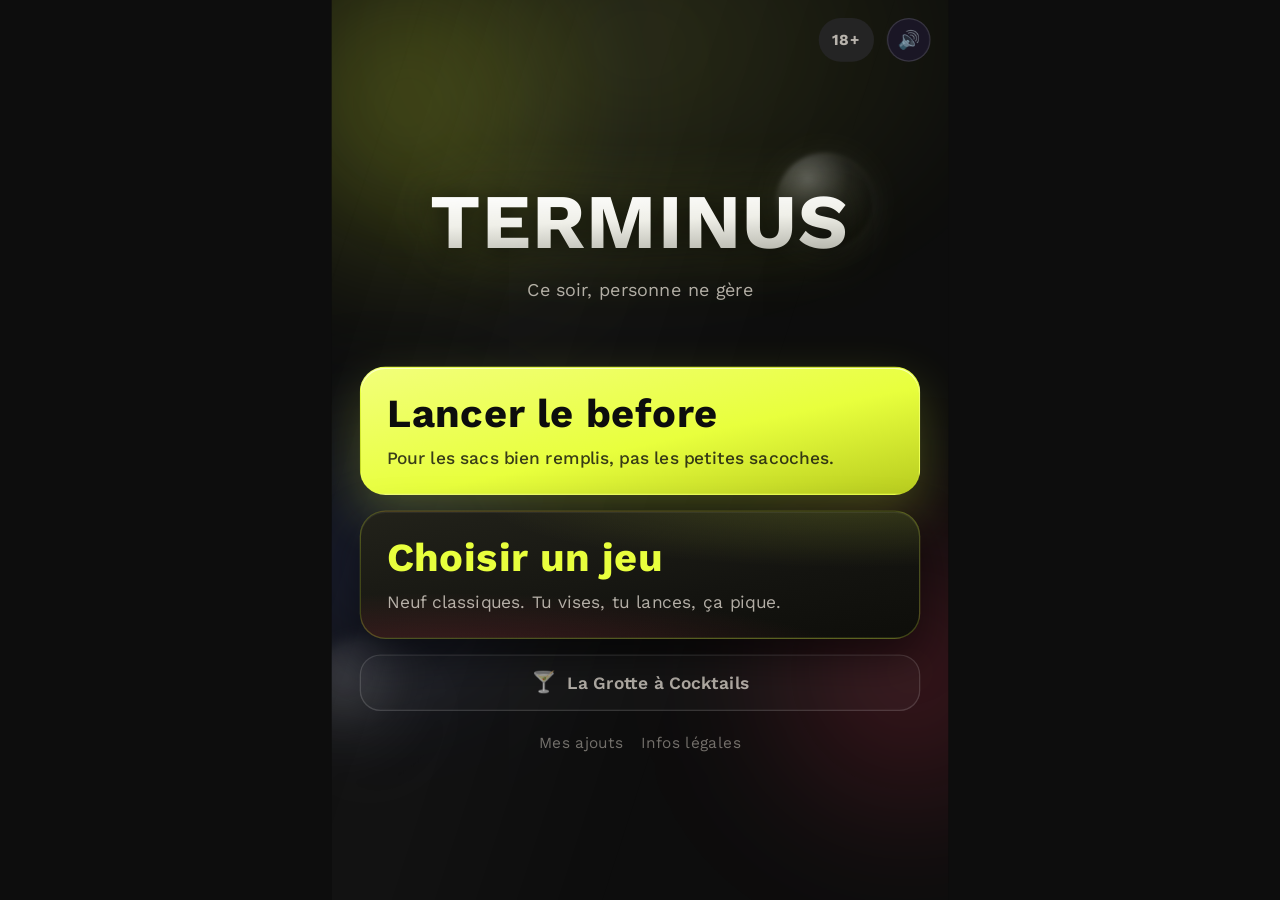
<file: index.html>
<!DOCTYPE html>
<html lang="fr">
<head>
<meta charset="UTF-8">
<meta name="viewport" content="width=device-width, initial-scale=1.0, maximum-scale=1.0, user-scalable=no, viewport-fit=cover">
<title>Terminus</title>
<link rel="manifest" href="manifest.json">
<meta name="theme-color" content="#0D0D0D">
<link rel="apple-touch-icon" href="icons/icon-192.png">
<!-- Sans cette déclaration, le navigateur réclame /favicon.ico à la RACINE du domaine —
     soit hors du site quand il est publié dans un sous-dossier (GitHub Pages) : 404 à
     chaque chargement, et un onglet sans icône. -->
<link rel="icon" type="image/png" sizes="192x192" href="icons/icon-192.png">
<link rel="icon" type="image/png" sizes="512x512" href="icons/icon-512.png">
<!-- Sans ces deux balises, « Ajouter à l'écran d'accueil » sur iPhone ouvre l'app
     dans une fenêtre Safari avec sa barre d'adresse, au lieu du plein écran. -->
<meta name="apple-mobile-web-app-capable" content="yes">
<meta name="apple-mobile-web-app-status-bar-style" content="black-translucent">
<meta name="apple-mobile-web-app-title" content="Terminus">
<!-- Polices auto-hébergées (voir css/fonts.css) : une PWA doit garder sa typographie
     hors connexion, et les requêtes vers fonts.googleapis.com échouaient hors ligne. -->
<link rel="preload" href="fonts/work-sans-latin.woff2" as="font" type="font/woff2" crossorigin>
<link rel="stylesheet" href="css/fonts.css">
<link rel="stylesheet" href="css/base.css">
<link rel="stylesheet" href="css/app.css">
<link rel="stylesheet" href="css/games-shared.css">
<link rel="stylesheet" href="css/games/palmier.css">
<link rel="stylesheet" href="css/games/bus.css">
<link rel="stylesheet" href="css/games/cible.css">
<link rel="stylesheet" href="css/games/purple.css">
<link rel="stylesheet" href="css/games/pmu.css">
<link rel="stylesheet" href="css/games/dice.css">
<link rel="stylesheet" href="css/games/pof.css">
<link rel="stylesheet" href="css/games/underdicateur.css">
<link rel="stylesheet" href="css/games/pilliers.css">
<link rel="stylesheet" href="css/cocktails.css">
</head>
<body>
<div id="frame">

  <button id="sound-toggle-btn" onclick="Sound.toggle()">🔊</button>

  <div class="screen active" id="screen-home">
    <!-- Décor : des halos flous et des éclats posés derrière le contenu, jamais devant.
         L'écran d'accueil était un aplat noir avec deux rectangles ; il lui manquait de
         la profondeur. Tout est en pointer-events:none et en z-index négatif par rapport
         au contenu — rien ne peut intercepter un geste. -->
    <div class="home-decor" aria-hidden="true">
      <span class="hd-glow hd-glow-1"></span>
      <span class="hd-glow hd-glow-2"></span>
      <span class="hd-glow hd-glow-3"></span>
      <span class="hd-grain"></span>
      <span class="hd-beam"></span>
      <span class="hd-orb hd-orb-1"></span>
      <span class="hd-orb hd-orb-2"></span>
      <span class="hd-orb hd-orb-3"></span>
    </div>
    <div class="age-badge" onclick="openLegalScreen()">18+</div>
    <div class="home-content">
      <!-- Reprise d'une soirée interrompue. C'est la SEULE reprise de l'application, et
           elle n'existe que si une partie a réellement été lancée. La carte entière est
           le bouton : on ne peut pas la confondre avec une zone à remplir. -->
      <div id="resume-banner" class="resume-block hidden">
        <button class="resume-card" onclick="resumeSession()">
          <span class="resume-card-action">Reprendre le before en cours</span>
          <span class="resume-card-meta" id="resume-banner-text"></span>
        </button>
      </div>
      <div class="home-mark">
        <div class="hero-title">TERMINUS</div>
        <div class="hero-tag">Ce soir, personne ne gère</div>
      </div>
      <div style="width:100%;">
        <!-- Deux entrées, pas plus. L'intensité du before n'est plus un choix offert au
             joueur : elle est pilotée par la trame du moteur (voir STRUCTURES et
             updateIntensityForIndex), qui fait monter et redescendre la pression toute
             seule au fil de la soirée. -->
        <button class="entry entry-primary" onclick="openLaunchEntry()">
          <span class="entry-glint" aria-hidden="true"></span>
          <span class="entry-name">Lancer le before</span>
          <span class="entry-tag">Pour les sacs bien remplis, pas les petites sacoches.</span>
        </button>
        <button class="entry entry-games" onclick="openGamesList()">
          <span class="entry-glint" aria-hidden="true"></span>
          <span class="entry-name">Choisir un jeu</span>
          <span class="entry-tag">Neuf classiques. Tu vises, tu lances, ça pique.</span>
        </button>
        <!-- Bonus discret : n'aide en rien à jouer, donc plus petit et plus bas que les
             deux vraies entrées. -->
        <button class="entry-cocktails" onclick="openCocktailsScreen()">
          <span class="entry-cocktails-glass">🍸</span>
          <span>La Grotte à Cocktails</span>
        </button>
        <div class="home-links">
          <span onclick="openCustomScreen()">Mes ajouts</span>
          <span onclick="openLegalScreen()">Infos l&eacute;gales</span>
        </div>
      </div>
    </div>
  </div>

  <!-- Page de configuration unique : mode, durée, joueurs et prénoms sur un seul écran.
       Remplace l'ancien tunnel en trois étapes avec boutons "Suivant". -->
  <div class="screen scroll-screen" id="screen-setup">
    <div class="topnav"><div class="back-link" onclick="resetAll()">← Accueil</div></div>

    <div class="setup-page">
      <h2 class="setup-title">Réglages</h2>
      <div class="setup-subtitle">Le temps, le monde. Les prénoms si tu veux.</div>

      <!-- 2. Durée (uniquement pour le before) -->
      <div class="setup-block" id="setup-duration-block">
        <div class="setup-legend">Durée</div>
        <div class="seg" id="duration-seg"></div>
      </div>

      <!-- 3. Nombre de joueurs -->
      <div class="setup-block">
        <div class="setup-legend">Joueurs</div>
        <div class="counter">
          <button class="counter-btn" id="count-minus" onclick="changeCount(-1)" aria-label="Retirer un joueur">−</button>
          <div class="counter-value"><span id="player-count-label">4</span> <span class="counter-unit">joueurs</span></div>
          <button class="counter-btn" id="count-plus" onclick="changeCount(1)" aria-label="Ajouter un joueur">+</button>
        </div>
      </div>

      <!-- 4. Prénoms, directement dans la page -->
      <div class="setup-block">
        <div class="setup-legend">Prénoms <span class="setup-legend-hint">facultatif</span></div>
        <div class="name-rows" id="name-rows"></div>
      </div>
    </div>

    <!-- 5. Action principale -->
    <div class="setup-cta">
      <button class="btn btn-primary" id="setup-launch-btn" onclick="launchFromSetup()">Lancer le before</button>
    </div>
  </div>

  <div class="screen" id="screen-countdown">
    <div id="cd-number">3</div>
    <div class="eyebrow" style="margin-top:14px;">Préparez-vous</div>
  </div>

  <div class="screen" id="screen-main">
    <!-- Chemin de progression : décor d'arrière-plan, jamais interactif (pointer-events
         désactivé en CSS) pour ne pas capter les gestes destinés à la scène. -->
    <div class="trail" id="trail" aria-hidden="true"></div>
    <div class="topbar">
      <div class="topbar-row">
        <button class="top-btn" onclick="quitSessionToHome()">Accueil</button>
        <div class="topbar-right">
          <button class="top-btn" onclick="openAddPlayerOverlay()">+ <span class="label-long">Ajouter des </span>joueurs</button>
          <button class="top-btn icon-only" id="sound-inline-btn" onclick="Sound.toggle()" aria-label="Son">♪</button>
        </div>
      </div>
      <!-- Le temps restant n'est plus affiché : le chemin est le seul indicateur de
           progression globale. Seul le compteur de règles actives subsiste ici. -->
      <div class="topbar-secondary">
        <div id="rules-count-btn" class="rules-count-btn" style="display:none;" onclick="openRulesSheet()"></div>
      </div>
    </div>
    <div class="scene-wrap"><div class="scene" id="scene"></div></div>
    <!-- Commandes : une colonne stable, jamais recouverte par le décor.
         Le minuteur de manche n'apparaît que pour les activités qui imposent
         réellement un temps limite (voir renderItem). -->
    <div class="main-footer">
      <div class="footer-timer" id="ring-wrap">
        <svg width="44" height="44" viewBox="0 0 48 48" aria-hidden="true">
          <circle class="ring-bg" cx="24" cy="24" r="20"></circle>
          <circle class="ring-fg" id="ring-fg" cx="24" cy="24" r="20" stroke-dasharray="125.6" stroke-dashoffset="0"></circle>
        </svg>
        <div class="ring-label" id="ring-label">10</div>
      </div>
      <div class="footer-controls" id="footer-buttons"></div>
    </div>
  </div>

  <div class="screen" id="screen-special">
    <div class="special-glow"></div>
    <div id="special-eyebrow">Moment</div>
    <div id="special-icon"></div>
    <div id="special-text">—</div>
    <div id="special-recap" class="special-recap"></div>
  </div>

  <div class="screen" id="screen-pause">
    <svg width="26" height="26" viewBox="0 0 24 24" fill="none" stroke="currentColor" stroke-width="1.5"><rect x="6" y="4" width="4" height="16"/><rect x="14" y="4" width="4" height="16"/></svg>
    <div style="font-size:14px; letter-spacing:1px;">En pause</div>
    <button class="btn btn-primary" style="width:auto; padding:14px 30px;" onclick="closePause()">Reprendre</button>
  </div>

  <div class="screen scroll-screen" id="screen-end">
    <h2>Soirée terminée</h2>
    <div class="end-sub" id="end-duration">—</div>
    <div id="podium-wrap"></div>
    <div id="player-results-wrap"></div>
    <div id="stats-wrap"></div>
    <div class="spacer"></div>
    <button class="btn btn-primary" style="margin-bottom:10px;" onclick="playAgainSameConfig()">🔁 Rejouer</button>
    <div class="end-actions-row">
      <button class="btn btn-ghost" onclick="changeDuration()">Changer la durée</button>
      <button class="btn btn-ghost" onclick="openGamesList()">Choisir un jeu</button>
    </div>
    <button class="btn btn-ghost" style="margin-top:10px;" onclick="openRecapScreen()">Partager le récap</button>
    <div class="end-early-link" style="text-align:center;" onclick="resetAll()">Accueil</div>
    <div class="legal-footer" id="end-sanitaire"></div>
  </div>

  <div class="screen scroll-screen" id="screen-games-list">
    <div class="topnav"><div class="back-link" onclick="goTo('home')">← Accueil</div></div>
    <h2 style="font-size:22px; margin-bottom:4px;">Choisir un jeu</h2>
    <div id="games-list-wrap" class="games-scene"></div>
    <!-- Position dans la bibliothèque. Les flèches vivaient ici et décalaient la mise
         en page à chaque changement de jeu ; les pastilles gardent une hauteur fixe et
         disent d'un coup d'œil où l'on en est. Elles restent cliquables : le balayage
         n'est jamais le seul moyen de naviguer. -->
    <div class="games-dots" id="games-dots"></div>
    <div class="games-all-label">Tous les jeux</div>
    <div id="games-index" class="games-index open"></div>
  </div>

  <div class="screen scroll-screen" id="screen-game-detail">
    <div class="topnav"><div class="back-link" onclick="goTo('games-list')">← Les jeux</div></div>
    <h2 id="gd-name" style="font-size:22px; margin-bottom:14px;">—</h2>
    <div class="game-detail-meta" id="gd-meta"></div>
    <div class="game-desc" id="gd-desc"></div>
    <div id="gd-rules"></div>
    <div id="gd-play-wrap" class="hidden" style="margin-top:20px;"></div>
  </div>

  <!-- Palmier Setup -->
  <!-- Palmier Game -->
  <div class="screen" id="screen-palmier">
    <div class="game-topbar">
      <div class="game-topbar-row">
        <button class="top-btn" onclick="goTo('games-list')">&larr; Retour aux jeux</button>
        <div class="game-topbar-right">
          <button class="top-btn" onclick="openGamePlayers('palmier')">Ajout joueur</button>
          <button class="top-btn icon-only" onclick="showRulesOverlay('palmier')" aria-label="Règles">?</button>
        </div>
      </div>
      <div class="game-badges">
        <div class="badge"><span class="bv" id="palm-kings-count">0</span>/4 Rois</div>
        <div class="badge"><span class="bv" id="palm-collapse-count">0</span>/5 chutes</div>
      </div>
    </div>
    <div id="palm-status-bar" class="game-status"></div>
    <div class="game-board" id="palm-body">
      <!-- Dynamic content injected here -->
    </div>
    <div class="game-footer" id="palm-footer"></div>
  </div>

  <!-- Bus Setup -->
  <!-- Bus Game -->
  <div class="screen" id="screen-bus">
    <div class="game-topbar">
      <div class="game-topbar-row">
        <button class="top-btn" onclick="goTo('games-list')">&larr; Retour aux jeux</button>
        <div class="game-topbar-right">
          <button class="top-btn" onclick="openGamePlayers('bus')">Ajout joueur</button>
          <button class="top-btn icon-only" onclick="showRulesOverlay('bus')" aria-label="Règles">?</button>
        </div>
      </div>
      <div class="game-badges">
        <div class="palm-badges" id="bus-header-info"></div>
      </div>
    </div>
    <div class="game-board" id="bus-body"></div>
    <div class="game-footer" id="bus-footer"></div>
  </div>

  <!-- Cible Setup -->
  <!-- Cible Game -->
  <div class="screen" id="screen-cible">
    <div class="game-topbar">
      <div class="game-topbar-row">
        <button class="top-btn" onclick="goTo('games-list')">&larr; Retour aux jeux</button>
        <div class="game-topbar-right">
          <button class="top-btn" onclick="openGamePlayers('cible')">Ajout joueur</button>
          <button class="top-btn icon-only" onclick="showRulesOverlay('cible')" aria-label="Règles">?</button>
        </div>
      </div>
      <div class="game-badges">
        <div class="palm-badges" id="cible-header"></div>
      </div>
    </div>
    <div class="game-board" id="cible-body"></div>
    <div class="game-footer" id="cible-footer"></div>
  </div>

  <!-- Purple Setup -->
  <!-- Purple Game -->
  <div class="screen" id="screen-purple">
    <div class="game-topbar">
      <div class="game-topbar-row">
        <button class="top-btn" onclick="goTo('games-list')">&larr; Retour aux jeux</button>
        <div class="game-topbar-right">
          <button class="top-btn" onclick="openGamePlayers('purple')">Ajout joueur</button>
          <button class="top-btn icon-only" onclick="showRulesOverlay('purple')" aria-label="Règles">?</button>
        </div>
      </div>
      <div class="game-badges">
        <div class="palm-badges" id="purple-header"></div>
      </div>
    </div>
    <div class="game-board" id="purple-body"></div>
    <div class="game-footer" id="purple-footer"></div>
  </div>

  <!-- PMU Setup -->
  <!-- PMU Betting -->
  <div class="screen" id="screen-pmu-bet">
    <div class="game-topbar">
      <div class="game-topbar-row">
        <button class="top-btn" onclick="pmuSetup()">← Réglages</button>
        <div class="game-topbar-right">
          <button class="top-btn" onclick="goTo('games-list')">&larr; Retour aux jeux</button>
        </div>
      </div>
    </div>
    <div class="game-board" id="pmu-bet-body"></div>
    <div class="game-footer" id="pmu-bet-footer"></div>
  </div>

  <!-- PMU Race -->
  <div class="screen" id="screen-pmu">
    <div class="game-topbar">
      <div class="game-topbar-row">
        <button class="top-btn" onclick="goTo('games-list')">&larr; Retour aux jeux</button>
        <div class="game-topbar-right">
          <button class="top-btn" onclick="openGamePlayers('pmu')">Ajout joueur</button>
          <button class="top-btn icon-only" onclick="showRulesOverlay('pmu')" aria-label="Règles">?</button>
        </div>
      </div>
      <div class="game-badges">
        <div class="palm-badges" id="pmu-header"></div>
      </div>
    </div>
    <div class="game-board" id="pmu-body" style="padding:0 10px;"></div>
    <div class="game-footer" id="pmu-footer"></div>
  </div>

  <!-- Pile ou Face Mode Selection -->
  <div class="screen" id="screen-pof-mode">
    <div class="game-topbar">
      <div class="game-topbar-row">
        <button class="top-btn" onclick="pofSetup()">← Réglages</button>
        <div class="game-topbar-right">
          <button class="top-btn" onclick="goTo('games-list')">&larr; Retour aux jeux</button>
        </div>
      </div>
    </div>
    <div class="game-board" id="pof-mode-body"></div>
    <div class="game-footer" id="pof-mode-footer"></div>
  </div>

  <!-- Pile ou Face Game -->
  <div class="screen" id="screen-pof">
    <div class="game-topbar">
      <div class="game-topbar-row">
        <button class="top-btn" onclick="goTo('games-list')">&larr; Retour aux jeux</button>
        <div class="game-topbar-right">
          <button class="top-btn" onclick="openGamePlayers('pof')">Ajout joueur</button>
          <button class="top-btn icon-only" onclick="showRulesOverlay('pof')" aria-label="Règles">?</button>
        </div>
      </div>
      <div class="game-badges">
        <div class="palm-badges" id="pof-header"></div>
      </div>
    </div>
    <div class="game-board" id="pof-body"></div>
    <div class="game-footer" id="pof-footer"></div>
  </div>

  <!-- Duel de Dés — la saisie passe par la page de configuration unique (bornes 2-2
       lues dans le catalogue), il n'y a donc plus d'écran de prénoms dédié ici. -->
  <div class="screen" id="screen-des">
    <div class="game-topbar">
      <div class="game-topbar-row">
        <button class="top-btn" onclick="goTo('games-list')">&larr; Retour aux jeux</button>
        <div class="game-topbar-right">
          <button class="top-btn" onclick="openGamePlayers('des')">Ajout joueur</button>
          <button class="top-btn icon-only" onclick="showRulesOverlay('des')" aria-label="Règles">?</button>
        </div>
      </div>
    </div>
    <div class="duel" id="des-body"></div>
    <div class="duel-footer" id="des-footer"></div>
  </div>

  <!-- UnderDicateur Setup -->
  <!-- UnderDicateur -->
  <div class="screen" id="screen-und">
    <div class="game-topbar">
      <div class="game-topbar-row">
        <button class="top-btn" onclick="goTo('games-list')">&larr; Retour aux jeux</button>
        <div class="game-topbar-right">
          <button class="top-btn" onclick="openGamePlayers('und')">Ajout joueur</button>
          <button class="top-btn icon-only" onclick="showRulesOverlay('underdicateur')" aria-label="Règles">?</button>
        </div>
      </div>
      <div class="game-badges">
        <div class="palm-badges" id="und-header"></div>
      </div>
    </div>
    <div class="game-board" id="und-body"></div>
    <div class="game-footer" id="und-footer"></div>
  </div>

  <!-- Les Pilliers Setup -->
  <!-- Les Pilliers Game -->
  <div class="screen" id="screen-pilliers">
    <div class="game-topbar">
      <div class="game-topbar-row">
        <button class="top-btn" onclick="goTo('games-list')">&larr; Retour aux jeux</button>
        <div class="game-topbar-right">
          <button class="top-btn" onclick="openGamePlayers('pilliers')">Ajout joueur</button>
          <button class="top-btn icon-only" onclick="showRulesOverlay('pilliers')" aria-label="Règles">?</button>
        </div>
      </div>
      <div class="game-badges">
        <div class="palm-badges" id="pil-header"></div>
      </div>
    </div>
    <div class="game-board" id="pil-body"></div>
    <div class="game-footer" id="pil-footer"></div>
  </div>

  <!-- Mentions l&eacute;gales, donn&eacute;es et conditions -->
  <div class="screen scroll-screen" id="screen-legal">
    <div class="topnav"><div class="back-link" onclick="goTo('home')">&larr; Accueil</div></div>
    <h2 style="font-size:22px;">Informations l&eacute;gales</h2>
    <div class="step-sub" style="margin-bottom:24px;">&Eacute;diteur, donn&eacute;es personnelles et conditions d&rsquo;utilisation</div>
    <div id="legal-body"></div>
    <button class="btn btn-ghost" id="legal-erase-btn" onclick="eraseAllData()" style="margin-top:8px;">Effacer toutes mes donn&eacute;es</button>
    <div class="step-sub" id="legal-erase-note" style="margin-top:10px;">Historique, r&egrave;gles perso, pr&eacute;f&eacute;rences et soir&eacute;e en cours.</div>
    <div class="legal-footer" id="legal-sanitaire"></div>
  </div>

  <!-- Partage de configuration (lien + QR code) -->
  <div class="screen scroll-screen" id="screen-share">
    <div class="topnav"><div class="back-link" onclick="goTo('setup')">← Retour</div></div>
    <h2 style="font-size:20px; margin-bottom:4px;">Partager cette soirée</h2>
    <div class="step-sub" style="margin-bottom:22px;">Envoie ce lien ou fais scanner le QR code : joueurs, durée et intensité seront pré-remplis.</div>
    <div id="share-qr-wrap" class="share-qr-wrap"></div>
    <div class="field-row" style="margin:18px 0 6px;">
      <input type="text" id="share-url-field" class="name-input" readonly style="flex:1; margin-bottom:0;">
    </div>
    <button class="btn btn-primary" onclick="copyShareUrl()">Copier le lien</button>
    <div class="step-sub" id="share-copy-feedback" style="text-align:center; margin-top:10px; margin-bottom:0;"></div>
  </div>

  <!-- Carte-souvenir (image partageable) -->
  <div class="screen scroll-screen" id="screen-recap">
    <div class="topnav"><div class="back-link" onclick="goTo('end')">← Retour</div></div>
    <h2 style="font-size:20px; margin-bottom:16px;">Récap de la soirée</h2>
    <div id="recap-preview" class="recap-preview"></div>
    <div class="spacer"></div>
    <button class="btn btn-ghost" style="margin-bottom:10px;" onclick="downloadRecapImage()">Télécharger l'image</button>
    <button class="btn btn-primary" onclick="shareRecapImage()">Partager</button>
  </div>

  <!-- Contenu personnalisé (mode solo custom) -->
  <div class="screen scroll-screen" id="screen-custom">
    <div class="topnav"><div class="back-link" onclick="goTo('home')">← Accueil</div></div>
    <h2 style="font-size:20px; margin-bottom:4px;">Mes ajouts</h2>
    <div class="step-sub" style="margin-bottom:18px;">Ajoute tes propres règles et défis. {p1} et {p2} sont remplacés par des prénoms tirés au hasard.</div>

    <h3 style="font-size:15px; margin-bottom:8px;">Règles perso</h3>
    <div class="field-row" style="margin-bottom:10px; gap:8px;">
      <input type="text" id="custom-rule-field" class="name-input" placeholder="Ex : Interdit de dire « soirée »" style="flex:1; margin-bottom:0;">
      <select id="custom-rule-tier" class="tier-select">
        <option value="0">Soft</option>
        <option value="1">Fun</option>
        <option value="2">Chaos</option>
      </select>
    </div>
    <button class="btn btn-ghost" style="margin-bottom:16px;" onclick="submitCustomRule()">Ajouter la règle</button>
    <div id="custom-rules-list" class="chips" style="flex-direction:column; margin-bottom:24px;"></div>

    <h3 style="font-size:15px; margin-bottom:8px;">Défis perso</h3>
    <div class="field-row" style="margin-bottom:10px; gap:8px;">
      <input type="text" id="custom-challenge-field" class="name-input" placeholder="Ex : {p1}, fais rire {p2}" style="flex:1; margin-bottom:0;">
      <select id="custom-challenge-tier" class="tier-select">
        <option value="0">Soft</option>
        <option value="1">Fun</option>
        <option value="2">Chaos</option>
      </select>
    </div>
    <button class="btn btn-ghost" style="margin-bottom:16px;" onclick="submitCustomChallenge()">Ajouter le défi</button>
    <div id="custom-challenges-list" class="chips" style="flex-direction:column;"></div>
  </div>

  <!-- La Grotte à Cocktails : espace bonus, indépendant du before et des jeux (voir
       js/core/cocktails.js). Deux onglets, six tuiles chacun. -->
  <div class="screen scroll-screen" id="screen-cocktails">
    <div class="topnav"><div class="back-link" onclick="goTo('home')">← Accueil</div></div>
    <h2 style="font-size:22px; margin-bottom:4px;">La Grotte à Cocktails</h2>
    <div class="step-sub" style="margin-bottom:16px;">Six recettes, une variante différente à chaque visite.</div>
    <div class="cocktail-tabs">
      <button class="cocktail-tab selected" data-tab="cocktails" onclick="setCocktailTab('cocktails')">Cocktails</button>
      <button class="cocktail-tab" data-tab="mocktails" onclick="setCocktailTab('mocktails')">Mocktails</button>
    </div>
    <div id="cocktail-grid" class="cocktail-grid"></div>
  </div>

  <!-- Fiche d'un cocktail : même panneau coulissant que les règles/joueurs. -->
  <div id="cocktail-sheet" class="rules-sheet" onclick="closeCocktailSheet()">
    <div class="rules-sheet-panel" onclick="event.stopPropagation()">
      <div class="rules-sheet-grab"></div>
      <div class="cocktail-sheet-head">
        <span class="cocktail-sheet-glass" id="cocktail-sheet-glass"></span>
        <div>
          <div class="rules-sheet-title" id="cocktail-sheet-name" style="margin-bottom:2px;"></div>
          <span class="cocktail-sheet-tier" id="cocktail-sheet-tier"></span>
        </div>
      </div>
      <div class="cocktail-sheet-label">Base</div>
      <div class="cocktail-sheet-text" id="cocktail-sheet-base"></div>
      <div class="cocktail-sheet-label">Garniture</div>
      <div class="cocktail-sheet-text" id="cocktail-sheet-garnish"></div>
      <div class="cocktail-sheet-twist" id="cocktail-sheet-twist"></div>
      <button class="btn btn-primary" style="margin-top:16px;" onclick="closeCocktailSheet()">Fermer</button>
    </div>
  </div>

  <!-- La blague des mocktails : n'importe quelle tuile de l'onglet Mocktails y mène. -->
  <div id="mocktail-troll-overlay" class="rules-overlay hidden" onclick="closeMocktailTroll()">
    <div class="rules-modal mocktail-troll-modal" onclick="event.stopPropagation()">
      <div class="mocktail-troll-badge">🚫🍹</div>
      <p class="mocktail-troll-text" id="mocktail-troll-text"></p>
      <button class="btn btn-primary" onclick="closeMocktailTroll()">Bon, d&rsquo;accord</button>
    </div>
  </div>

  <!-- Rules Overlay -->
  <div id="rules-overlay" class="rules-overlay hidden" onclick="closeRulesOverlay()">
    <div class="rules-modal" onclick="event.stopPropagation()">
      <div style="display:flex;justify-content:space-between;align-items:center;margin-bottom:12px;">
        <div style="font-family:'Display', sans-serif;font-size:18px;" id="rules-overlay-title">Règles</div>
        <div style="cursor:pointer;color:var(--text-dim);font-size:18px;" onclick="closeRulesOverlay()">✕</div>
      </div>
      <div id="rules-overlay-content"></div>
    </div>
  </div>

  <!-- Soirée déjà en cours : choix explicite plutôt qu'une reprise silencieuse -->
  <!-- Gérer les joueurs en cours de partie (bouton + de la topbar) -->
  <!-- Ajout de joueurs : panneau depuis le bas, partie suspendue pendant la saisie -->
  <div id="players-sheet" class="rules-sheet" onclick="closeAddPlayerOverlay()">
    <div class="rules-sheet-panel" onclick="event.stopPropagation()">
      <div class="rules-sheet-grab"></div>
      <div class="sheet-head">
        <div class="rules-sheet-title">Joueurs</div>
        <div class="players-sheet-hint" id="players-sheet-hint"></div>
      </div>
      <div id="session-players-list" style="margin:14px 0 16px;"></div>
      <div class="add-player-row">
        <input class="name-input" id="add-player-field" placeholder="Prénom du nouveau joueur"
               maxlength="16" autocomplete="off" autocapitalize="words" enterkeyhint="done"
               onkeydown="if(event.key==='Enter'){event.preventDefault();addSessionPlayer();}">
        <button class="add-player-btn" onclick="addSessionPlayer()">Ajouter</button>
      </div>
      <button class="btn btn-primary" style="margin-top:12px;" onclick="closeAddPlayerOverlay()">Reprendre la partie</button>
    </div>
  </div>

  <!-- Joueurs d'un mini-jeu : même panneau que le before (voir game-players.js) -->
  <div id="game-players-sheet" class="rules-sheet" onclick="closeGamePlayers()">
    <div class="rules-sheet-panel" onclick="event.stopPropagation()">
      <div class="rules-sheet-grab"></div>
      <div class="sheet-head">
        <div class="rules-sheet-title">Joueurs</div>
        <div class="players-sheet-hint" id="game-players-hint"></div>
      </div>
      <div id="game-players-list"></div>
      <div class="add-player-row">
        <input class="name-input" id="game-player-field" placeholder="Prénom du nouveau joueur"
               maxlength="16" autocomplete="off" autocapitalize="words" enterkeyhint="done"
               onkeydown="if(event.key==='Enter'){event.preventDefault();addGamePlayer();}">
        <button class="add-player-btn" id="game-player-add" onclick="addGamePlayer()">Ajouter</button>
      </div>
      <button class="btn btn-primary" style="margin-top:12px;" onclick="closeGamePlayers()">Reprendre la partie</button>
    </div>
  </div>

  <!-- Panneau des règles actives, coulissant depuis le bas -->
  <div id="rules-sheet" class="rules-sheet" onclick="closeRulesSheet()">
    <div class="rules-sheet-panel" onclick="event.stopPropagation()">
      <div class="rules-sheet-grab"></div>
      <div class="rules-sheet-title">Règles actives</div>
      <div id="rules-sheet-list"></div>
      <button class="btn btn-ghost" style="margin-top:16px;" onclick="closeRulesSheet()">Fermer</button>
    </div>
  </div>

</div>

<script src="js/data/content.js"></script>
<script src="js/data/games-catalog.js"></script>
<script src="js/data/game-art.js"></script>
<script src="js/data/game-posters.js"></script>
<script src="js/data/underdicateur-words.js"></script>
<script src="js/data/cocktails.js"></script>
<script src="js/core/state.js"></script>
<script src="js/core/audio.js"></script>
<script src="js/core/confetti.js"></script>
<script src="js/core/navigation.js"></script>
<script src="js/core/game-players.js"></script>
<script src="js/core/setup-wizard.js"></script>
<script src="js/core/custom-content.js"></script>
<script src="js/core/sober-mode.js"></script>
<script src="js/core/scenes.js"></script>
<script src="js/core/session-engine.js"></script>
<script src="js/core/persistence.js"></script>
<script src="js/core/display-mode.js"></script>
<script src="js/core/legal.js"></script>
<script src="js/core/cocktails.js"></script>
<script src="js/lib/qrcode.js"></script>
<script src="js/core/share.js"></script>
<script src="js/core/recap-card.js"></script>
<script src="js/games/shared-cards.js"></script>
<script src="js/games/palmier.js"></script>
<script src="js/games/bus.js"></script>
<script src="js/games/cible.js"></script>
<script src="js/games/purple.js"></script>
<script src="js/games/pmu.js"></script>
<script src="js/games/pof.js"></script>
<script src="js/games/des.js"></script>
<script src="js/games/underdicateur.js"></script>
<script src="js/games/pilliers.js"></script>
<script>
  // Initialisation au chargement : applique un lien de config partagé s'il y en a un
  // (prioritaire), sinon propose de reprendre une soirée interrompue. Restaure aussi
  // les préférences visuelles persistées. Plus de barrière d'âge bloquante : l'accueil
  // s'affiche directement, avec juste le badge 18+ (voir screen-home).
  applyTvModeClass();
  renderSanitaryNotices();
  const hadSharedConfig = applySharedConfigFromUrl();
  if(!hadSharedConfig) checkForResumableSession();

  // Enregistre le service worker pour le mode hors-ligne (voir sw.js). Échoue
  // silencieusement sur file:// ou http non-localhost (contexte non sécurisé) : l'app
  // reste utilisable en ligne, seul le cache offline n'est pas actif.
  if('serviceWorker' in navigator){
    navigator.serviceWorker.register('./sw.js').catch(()=>{});
  }
</script>

<script>
  // Interface ordinateur (voir css/app.css, min-width:900px) : au-delà de ce seuil,
  // #frame est agrandi et mis à l'échelle pour occuper l'écran en conservant ses
  // proportions (boutons, textes, fond… tout suit) au lieu de rester une colonne
  // étroite. --app-scale n'est utilisé que par la media query correspondante.
  function fitFrameScale(){
    const DESIGN_W = 480, DESIGN_H = 700, MAX_SCALE = 2.2;
    const scale = Math.min(window.innerWidth / DESIGN_W, window.innerHeight / DESIGN_H, MAX_SCALE);
    document.documentElement.style.setProperty('--app-scale', scale);
  }
  fitFrameScale();
  window.addEventListener('resize', fitFrameScale);
</script>
</body>
</html>
</file>
<file: css/fonts.css>
/* Polices auto-hébergées.
   Auparavant chargées depuis fonts.googleapis.com : l'app est une PWA censée tourner
   hors connexion, or ces requêtes tierces échouent dès qu'on est hors ligne — les titres
   retombaient alors sur une police système, et toute la direction typographique avec.
   Les fichiers sont dans fonts/ et précachés par le service worker.
   Sous-ensembles latin + latin-ext uniquement (app en français). */
/* latin-ext */

/* latin */

/* latin-ext */

@font-face {
  font-family: 'IBM Plex Mono';
  font-style: normal;
  font-weight: 400;
  font-display: swap;
  src: url(../fonts/ibm-plex-mono-400-latin-ext.woff2) format('woff2');
  unicode-range: U+0100-02BA, U+02BD-02C5, U+02C7-02CC, U+02CE-02D7, U+02DD-02FF, U+0304, U+0308, U+0329, U+1D00-1DBF, U+1E00-1E9F, U+1EF2-1EFF, U+2020, U+20A0-20AB, U+20AD-20C0, U+2113, U+2C60-2C7F, U+A720-A7FF;
}
/* latin */

@font-face {
  font-family: 'IBM Plex Mono';
  font-style: normal;
  font-weight: 400;
  font-display: swap;
  src: url(../fonts/ibm-plex-mono-400-latin.woff2) format('woff2');
  unicode-range: U+0000-00FF, U+0131, U+0152-0153, U+02BB-02BC, U+02C6, U+02DA, U+02DC, U+0304, U+0308, U+0329, U+2000-206F, U+20AC, U+2122, U+2191, U+2193, U+2212, U+2215, U+FEFF, U+FFFD;
}
/* latin-ext */

@font-face {
  font-family: 'IBM Plex Mono';
  font-style: normal;
  font-weight: 500;
  font-display: swap;
  src: url(../fonts/ibm-plex-mono-500-latin-ext.woff2) format('woff2');
  unicode-range: U+0100-02BA, U+02BD-02C5, U+02C7-02CC, U+02CE-02D7, U+02DD-02FF, U+0304, U+0308, U+0329, U+1D00-1DBF, U+1E00-1E9F, U+1EF2-1EFF, U+2020, U+20A0-20AB, U+20AD-20C0, U+2113, U+2C60-2C7F, U+A720-A7FF;
}
/* latin */

@font-face {
  font-family: 'IBM Plex Mono';
  font-style: normal;
  font-weight: 500;
  font-display: swap;
  src: url(../fonts/ibm-plex-mono-500-latin.woff2) format('woff2');
  unicode-range: U+0000-00FF, U+0131, U+0152-0153, U+02BB-02BC, U+02C6, U+02DA, U+02DC, U+0304, U+0308, U+0329, U+2000-206F, U+20AC, U+2122, U+2191, U+2193, U+2212, U+2215, U+FEFF, U+FFFD;
}
/* latin-ext */

@font-face {
  font-family: 'Work Sans';
  font-style: normal;
  font-weight: 400 700;
  font-display: swap;
  src: url(../fonts/work-sans-latin-ext.woff2) format('woff2');
  unicode-range: U+0100-02BA, U+02BD-02C5, U+02C7-02CC, U+02CE-02D7, U+02DD-02FF, U+0304, U+0308, U+0329, U+1D00-1DBF, U+1E00-1E9F, U+1EF2-1EFF, U+2020, U+20A0-20AB, U+20AD-20C0, U+2113, U+2C60-2C7F, U+A720-A7FF;
}
/* latin */

@font-face {
  font-family: 'Work Sans';
  font-style: normal;
  font-weight: 400 700;
  font-display: swap;
  src: url(../fonts/work-sans-latin.woff2) format('woff2');
  unicode-range: U+0000-00FF, U+0131, U+0152-0153, U+02BB-02BC, U+02C6, U+02DA, U+02DC, U+0304, U+0308, U+0329, U+2000-206F, U+20AC, U+2122, U+2191, U+2193, U+2212, U+2215, U+FEFF, U+FFFD;
}

/* --- LA POLICE D'AFFICHAGE ----------------------------------------------------------
   Anton, très condensée et très verticale, donnait à toute l'application un ton criard
   d'affiche de concert. « Display » est la même Work Sans que le texte courant, épinglée
   sur son instance 700 : une graisse franche, des formes ouvertes et rondes, la lisibilité
   d'une interface plutôt que d'un titre de une. Une seule famille pour toute l'app, deux
   graisses — c'est ce qui donne l'unité.
   Aucun fichier supplémentaire : Work Sans est variable de 400 à 700, on ne fait que
   fixer l'axe. */
@font-face {
  font-family: 'Display';
  font-style: normal;
  font-weight: 700;
  font-display: swap;
  src: url(../fonts/work-sans-latin-ext.woff2) format('woff2');
  unicode-range: U+0100-02BA, U+02BD-02C5, U+02C7-02CC, U+02CE-02D7, U+02DD-02FF, U+0304, U+0308, U+0329, U+1D00-1DBF, U+1E00-1E9F, U+1EF2-1EFF, U+2020, U+20A0-20AB, U+20AD-20C0, U+2113, U+2C60-2C7F, U+A720-A7FF;
}
@font-face {
  font-family: 'Display';
  font-style: normal;
  font-weight: 700;
  font-display: swap;
  src: url(../fonts/work-sans-latin.woff2) format('woff2');
  unicode-range: U+0000-00FF, U+0131, U+0152-0153, U+02BB-02BC, U+02C6, U+02DA, U+02DC, U+0304, U+0308, U+0329, U+2000-206F, U+20AC, U+2122, U+2191, U+2193, U+2212, U+2215, U+FEFF, U+FFFD;
}
</file>
<file: css/base.css>
:root{
  --bg: #0D0D0D;
  --surface: #1A1A1A;
  --surface-2: #242424;
  --line: rgba(255,255,255,0.14);
  --accent: #E8FF3D;
  --accent-bright: #F2FF7A;
  --accent-deep: #B8CC1F;
  --sage: #8FE8A8;
  --clay: #FF3B5C;
  --text: #FFF8ED;
  --text-dim: rgba(255,248,237,0.68);
  --text-faint: rgba(255,248,237,0.42);
  /* Palette disciplinée façon affiche : la plupart des tickets partagent la même
     signature jaune acide (Défi, Mini-jeu), la Règle prend le blanc chaud (calme,
     persistant), la Question reste sur le noir (contemplatif). Le rose vif n'est
     JAMAIS utilisé ailleurs que sur les Moments/Surprises — c'est la couleur
     secondaire "ponctuelle" de la direction artistique, une rupture volontaire. */
  --type-defi: #E8FF3D;
  --type-vote: #1A1A1A;
  --type-regle: #FFF8ED;
  --type-mini: #E8FF3D;
  --type-moment: #FF3B5C;
  --ink-on-light: #0D0D0D;
  --ink-on-dark: #FFF8ED;
}
*{box-sizing:border-box; -webkit-tap-highlight-color: transparent;}
html,body{margin:0; padding:0; height:100%; background:#000;}
body{font-family:'Work Sans', sans-serif; color:var(--text); overflow:hidden; display:flex; align-items:center; justify-content:center;}
#frame{width:100%; max-width:480px; height:100vh; height:100dvh; background:var(--bg); position:relative; overflow:hidden;}
.screen{position:absolute; inset:0; display:none; flex-direction:column; padding:32px 24px; box-sizing:border-box;}
.screen.active{display:flex;}
h1,h2,h3{font-family:'Display', sans-serif; font-weight:700; margin:0;}
.eyebrow{font-size:11px; letter-spacing:2.5px; text-transform:uppercase; color:var(--text-faint);}
/* Une seule famille de boutons dans toute l'app : rectangle aux angles modérément
   arrondis, contour fin, relief donné par un liseré clair en haut et une ombre portée.
   Les mini-jeux écrivent .btn/.btn-primary/.btn-ghost dans leurs commandes : les aligner
   ici met tout l'ensemble d'accord, sans réécrire chaque jeu. */
.btn{border:1px solid var(--line); border-radius:15px; padding:18px 20px; min-height:56px;
  font-family:'Work Sans', sans-serif; font-size:16px; font-weight:600; cursor:pointer; width:100%;
  background:var(--surface-2); color:var(--text);
  box-shadow:0 1px 0 rgba(255,255,255,0.06) inset, 0 6px 16px rgba(0,0,0,0.4);
  transition: transform .12s cubic-bezier(.34,1.56,.64,1), opacity .15s ease, background .15s ease;}
.btn:active{transform:scale(0.975);}
.btn:disabled{opacity:0.4; cursor:default;}
.btn:disabled:active{transform:none;}
.btn-primary{border-color:transparent; color:var(--ink-on-light); font-weight:700;
  background:linear-gradient(178deg, var(--accent-bright), var(--accent) 62%, var(--accent-deep));
  box-shadow:0 1px 0 rgba(255,255,255,0.5) inset, 0 8px 20px rgba(232,255,61,0.18);}
.btn-ghost{background:rgba(255,255,255,0.035); border:1px solid var(--line); color:var(--text-dim);
  font-weight:500; box-shadow:0 1px 0 rgba(255,255,255,0.04) inset;}
.btn-ghost:active{background:rgba(255,255,255,0.08);}
.spacer{flex:1;}
#screen-setup{overflow:hidden;}
#screen-setup > .step{position:relative; z-index:1;}
.hidden{display:none !important;}
</file>
<file: css/app.css>
/* Sound toggle */
#sound-toggle-btn{position:absolute; top:14px; right:14px; z-index:999; width:34px; height:34px; border-radius:50%; border:1px solid var(--line); background:rgba(30,24,48,0.72); color:var(--text-dim); font-size:14px; display:flex; align-items:center; justify-content:center; cursor:pointer; backdrop-filter:blur(4px);}
#sound-toggle-btn:active{transform:scale(0.92);}
/* Pas de doublon : un écran qui porte sa propre barre (le before, un mini-jeu repris)
   a déjà ses accès Accueil/son — voir la classe posée par goTo(). */
#frame.has-own-topbar #sound-toggle-btn{display:none;}

/* Home */
#screen-home{padding:0; overflow:hidden;}
/* Éclairage rasant plutôt que des disques rayés : la lumière vient du haut, le bas
   reste dans le noir charbon. Aucune forme dure, rien qui découpe l'écran. */
#screen-home::before{content:''; position:absolute; top:-30%; left:50%; transform:translateX(-50%); width:150%; height:70%; background:radial-gradient(ellipse at center, var(--accent) 0%, transparent 62%); opacity:0.10; filter:blur(30px); pointer-events:none; z-index:0;}
.home-content{position:relative; z-index:1; height:100%; display:flex; flex-direction:column; align-items:center; justify-content:center; gap:clamp(26px,6vh,52px); padding:58px 22px 34px; box-sizing:border-box; text-align:center;}
.home-mark{display:flex; flex-direction:column; align-items:center;}
.hero-title{font-family:'Display', sans-serif; font-weight:400; font-size:60px; letter-spacing:1px; line-height:1.14;
  background:linear-gradient(178deg, #FFFFFF 14%, #EFEFE8 48%, #9D9D92 100%);
  -webkit-background-clip:text; background-clip:text; color:transparent; -webkit-text-fill-color:transparent;
  filter:drop-shadow(0 3px 10px rgba(0,0,0,0.6)) drop-shadow(0 0 26px rgba(232,255,61,0.14));}
.hero-tag{font-size:14px; letter-spacing:0; text-transform:none; color:var(--text-dim); margin-top:10px; text-align:center; font-family:'Work Sans',sans-serif;}

/* --- DÉCOR DE L'ACCUEIL ------------------------------------------------------------
   L'accueil était un aplat noir : deux rectangles posés sur du vide. On lui donne de la
   profondeur avec trois halos flous très lents, un faisceau rasant, quelques éclats
   sphériques et un grain fin. Tout est purement décoratif : conteneur en z-index 0 et
   pointer-events:none, le contenu passe au-dessus en z-index 1. Rien ne peut donc
   recouvrir un bouton ni intercepter un geste.
   Les animations tournent entre 17 et 26 s et ne descendent jamais sous 0.55 d'opacité :
   ça respire, ça ne clignote pas. */
.home-decor{position:absolute; inset:0; z-index:0; pointer-events:none; overflow:hidden;}
.hd-glow{position:absolute; border-radius:50%; filter:blur(52px);}
.hd-glow-1{width:340px; height:340px; top:-90px; left:-110px;
  background:radial-gradient(circle, rgba(232,255,61,0.30), transparent 68%);}
.hd-glow-2{width:300px; height:300px; bottom:4%; right:-120px;
  background:radial-gradient(circle, rgba(255,59,92,0.26), transparent 68%);}
.hd-glow-3{width:260px; height:260px; top:44%; left:-90px;
  background:radial-gradient(circle, rgba(90,120,255,0.22), transparent 70%);}

/* Faisceau rasant : une diagonale claire, très diffuse, qui donne un sens à la lumière. */
.hd-beam{position:absolute; top:-30%; left:-10%; width:80%; height:160%;
  transform:rotate(18deg); filter:blur(26px); opacity:0.5;
  background:linear-gradient(90deg, transparent, rgba(255,255,255,0.055) 45%, transparent);}

/* Éclats : des sphères satinées hors focus, comme des objets posés loin derrière. */
.hd-orb{position:absolute; border-radius:50%;
  background:radial-gradient(circle at 32% 26%, rgba(255,255,255,0.30), rgba(255,255,255,0.06) 42%, rgba(255,255,255,0.02) 62%, transparent 74%);
  box-shadow:0 0 34px rgba(255,255,255,0.06), 0 0 0 1px rgba(255,255,255,0.05) inset;}
.hd-orb-1{width:76px; height:76px; top:17%; right:12%; filter:blur(1.5px);}
.hd-orb-2{width:38px; height:38px; top:57%; right:22%; filter:blur(0.6px); opacity:0.75;}
.hd-orb-3{width:120px; height:120px; bottom:12%; left:-30px; filter:blur(5px); opacity:0.5;}

/* Grain : une trame très fine qui casse le dégradé et évite l'aplat plastique. */
.hd-grain{position:absolute; inset:0; opacity:0.05; mix-blend-mode:overlay;
  background-image:radial-gradient(rgba(255,255,255,0.9) 0.5px, transparent 0.5px);
  background-size:3px 3px;}

@media (prefers-reduced-motion: no-preference){
  .hd-glow-1{animation:hdDrift1 22s ease-in-out infinite;}
  .hd-glow-2{animation:hdDrift2 26s ease-in-out infinite;}
  .hd-glow-3{animation:hdDrift1 19s ease-in-out infinite reverse;}
  .hd-beam{animation:hdBeam 17s ease-in-out infinite;}
  .hd-orb-1{animation:hdPulse 13s ease-in-out infinite;}
  .hd-orb-3{animation:hdPulse 18s ease-in-out infinite reverse;}
  @keyframes hdDrift1{ 0%,100%{ transform:translate(0,0) scale(1); opacity:0.95; }
                       50%{ transform:translate(26px,34px) scale(1.12); opacity:0.7; } }
  @keyframes hdDrift2{ 0%,100%{ transform:translate(0,0) scale(1.06); opacity:0.8; }
                       50%{ transform:translate(-30px,-26px) scale(0.94); opacity:1; } }
  @keyframes hdBeam{ 0%,100%{ transform:rotate(18deg) translateX(-8%); opacity:0.4; }
                     50%{ transform:rotate(18deg) translateX(16%); opacity:0.62; } }
  @keyframes hdPulse{ 0%,100%{ transform:translateY(0); opacity:0.8; }
                      50%{ transform:translateY(-14px); opacity:0.55; } }
}

.mark{display:flex; flex-direction:column; align-items:center; gap:14px;}
.mark-dot{width:46px; height:46px; border-radius:50%; border:1px solid var(--accent); display:flex; align-items:center; justify-content:center;}
.mark-name{font-size:13px; letter-spacing:4px; color:var(--text-dim);}

/* Les deux cartes d'accueil ont un format bien arrondi et dynamique, distinct du style
   ticket utilisé ailleurs dans l'app — ce sont les deux portes
   d'entrée de l'appli, elles doivent se remarquer immédiatement. */
.mode-card{width:100%; border:none; border-radius:24px; padding:28px 26px; text-align:left; background:var(--surface-2); margin-bottom:14px; cursor:pointer; box-shadow:0 4px 16px rgba(0,0,0,0.35); transition:transform .12s cubic-bezier(.34,1.56,.64,1);}
.mode-card:active{transform:scale(0.96);}
.mode-card .mode-icon{font-size:32px; line-height:1; margin-bottom:10px;}
.mode-card .mode-name{font-family:'Display', sans-serif; font-size:21px; font-weight:700; color:var(--text); line-height:1.25;}
.mode-card .mode-tag{font-family:'Work Sans',sans-serif; font-size:13.5px; color:var(--text-dim); margin-top:6px; line-height:1.35;}
.mode-card.primary{background:linear-gradient(135deg, var(--accent-bright), var(--accent)); box-shadow:0 8px 24px rgba(232,255,61,0.35);}
.mode-card.primary .mode-name{color:var(--ink-on-light);}
.mode-card.primary .mode-tag{color:rgba(13,13,13,0.72);}

.topnav{display:flex; align-items:center; gap:10px; margin-bottom:18px;}
.back-link{font-size:13px; color:var(--text-dim); cursor:pointer; display:flex; align-items:center; gap:5px;}

.scroll-screen{overflow-y:auto; -webkit-overflow-scrolling:touch;
  padding-bottom:calc(24px + env(safe-area-inset-bottom));}
.scroll-screen::-webkit-scrollbar{display:none;}

/* Games list / detail */
/* --- BIBLIOTHÈQUE : scène de présentation pleine largeur ---------------------------
   Plus de grand panneau coloré : l'objet est posé sur le fond de l'app, éclairé par un
   halo dont la teinte vient du jeu. Le texte et le bouton sont hiérarchisés dessous. */
.games-scene{display:flex; gap:0; flex-shrink:0; overflow-x:auto;
  scroll-snap-type:x mandatory; -webkit-overflow-scrolling:touch; scrollbar-width:none;
  margin:0 -24px;}
.games-scene::-webkit-scrollbar{display:none;}
.game-stage{flex:0 0 100%; scroll-snap-align:center; display:flex; flex-direction:column; align-items:center; text-align:center; padding:4px 30px 0; background:none; border:none; border-radius:0; cursor:pointer;}

/* --- LA SCÈNE DE PRÉSENTATION ------------------------------------------------------
   Chaque jeu est présenté par SON objet (voir game-posters.js), posé dans une vraie
   scène : un sol qui reçoit l'objet, une lumière rasante venue du haut-gauche, une
   ombre de contact au sol, et un halo teinté par le jeu. C'est ce trio — appui,
   lumière, ombre — qui fait qu'un objet paraît posé quelque part plutôt que collé sur
   un fond. */
.game-stage-object{position:relative; width:100%; height:clamp(148px, 23vh, 212px);
  display:flex; align-items:center; justify-content:center; background:none; perspective:800px;}

/* Le halo, teinté par le jeu. */
.game-stage-object::before{content:''; position:absolute; top:6%; left:50%;
  transform:translateX(-50%); width:78%; height:76%; border-radius:50%;
  background:var(--stage-glow, var(--accent)); opacity:0.15; filter:blur(38px);}
/* Le sol : une ellipse sombre et floue, juste sous l'objet. */
.game-stage-object::after{content:''; position:absolute; bottom:12px; left:50%;
  transform:translateX(-50%); width:58%; height:20px; border-radius:50%;
  background:radial-gradient(ellipse at center, rgba(0,0,0,0.78), rgba(0,0,0,0) 72%);}

.poster{position:relative; z-index:1; display:flex; align-items:center; justify-content:center;
  width:100%; height:100%; --poster-scale:1; transform:scale(var(--poster-scale));}
@media (max-height: 780px){ .poster{--poster-scale:0.84;} }
@media (max-height: 680px){ .poster{--poster-scale:0.72;} }
@media (prefers-reduced-motion: no-preference){
  .poster{animation:objectIn .5s cubic-bezier(.22,1,.36,1) both;}
  @keyframes objectIn{
    from{ opacity:0; transform:translateY(16px) scale(calc(var(--poster-scale) * 0.93)); }
    to  { opacity:1; transform:scale(var(--poster-scale)); } }
}
.game-stage:active .poster{transform:scale(calc(var(--poster-scale) * 0.96)); transition:transform .18s ease;}

/* Deux dés qui s'affrontent. */
.poster-duo{display:flex; align-items:center; gap:6px; transform-style:preserve-3d;}
.poster-duo .die-stage{width:78px; height:78px; margin-bottom:10px; --hop:0px;}
.poster-duo .die-face{border-radius:13px; padding:10px; gap:4px;}
.poster-duo .die-face::after{border-radius:13px;}
.poster-duo .die-face-1{transform:translateZ(39px);}
.poster-duo .die-face-6{transform:rotateY(180deg) translateZ(39px);}
.poster-duo .die-face-3{transform:rotateY(90deg)  translateZ(39px);}
.poster-duo .die-face-4{transform:rotateY(-90deg) translateZ(39px);}
.poster-duo .die-face-5{transform:rotateX(90deg)  translateZ(39px);}
.poster-duo .die-face-2{transform:rotateX(-90deg) translateZ(39px);}
.poster-duo .die-shadow{width:66px; height:12px; bottom:-12px;}

/* La pièce, saisie en plein basculement. */
.poster-coin .coin-side{font-size:19px;}
.poster-coin .coin-heads{transform:translateZ(6px);}
.poster-coin .coin-tails{transform:rotateX(180deg) translateZ(6px);}
.poster-coin .coin-edge-seg{width:12px; height:12px; margin-left:-6px; margin-top:-6px;}
.poster-coin .coin-shadow{width:88px; bottom:-14px;}

/* Le paquet et deux cartes retournées. */
.poster-spread{display:flex; align-items:center; justify-content:center;}
.poster-spread .pc-deck{margin-right:-10px;}
.poster-spread .pc{margin-left:-12px;}

/* La cible, avec quelques enjeux posés dessus. */
.poster-chip{position:absolute; transform:translate(-50%,-50%);
  width:var(--cw); height:calc(var(--cw) * 1.4); border-radius:4px;
  display:flex; align-items:center; justify-content:center;
  font-family:'Display', sans-serif; font-size:calc(var(--cw) * 0.5); color:var(--accent);
  background:linear-gradient(155deg, #24241A, #14140E);
  border:1px solid rgba(232,255,61,0.2); box-shadow:0 3px 8px rgba(0,0,0,0.55);}

/* La piste du PMU. */
.poster-track{display:flex; flex-direction:column; gap:6px; width:180px;}
.poster-lane{display:flex;}
.poster-rail{position:relative; flex:1; height:26px; border-radius:7px;
  background:rgba(0,0,0,0.4); border:1px solid rgba(255,255,255,0.05);}
.poster-runner{position:absolute; top:50%; transform:translate(-50%,-50%);
  width:22px; height:30px; border-radius:4px; display:flex; flex-direction:column;
  align-items:center; justify-content:center; line-height:1;
  background:radial-gradient(ellipse at 30% 20%, #FFFFFF, #F2EDE0 70%, #DED6C3);
  box-shadow:0 3px 8px rgba(0,0,0,0.6);}
.poster-runner.red{color:#B3202A;}
.poster-runner.black{color:#15130E;}

/* Le palmier. */
/* --- LE CERCLE DU PALMIER ----------------------------------------------------------
   Seize cartes rayonnant depuis un centre lumineux. Chacune est tournée vers
   l'extérieur PUIS poussée sur le cercle (rotate, puis translate) : c'est cet ordre qui
   les fait rayonner au lieu de s'empiler, et qui garantit qu'aucune n'en recouvre une
   autre quelle que soit leur taille. */
.poster-ring{position:relative; width:186px; height:186px;}
.poster-ring .ring-face{z-index:2;}
.poster-ring .ring-card .pc-back, .poster-ring .ring-card .pc-face{
  box-shadow:0 4px 12px rgba(0,0,0,0.6), 0 0 0 1px rgba(255,255,255,0.07) inset;}
.poster-ring .ring-card{position:absolute; left:50%; top:50%;
  margin:calc(var(--pc-w) * 0.7 * -1) 0 0 calc(var(--pc-w) * -0.5);}
/* Le centre : la lumière de la table, pas un objet. */
.ring-core{position:absolute; left:50%; top:50%; width:96px; height:96px; margin:-48px 0 0 -48px;
  border-radius:50%; background:radial-gradient(circle, rgba(58,220,143,0.22), rgba(58,220,143,0.05) 46%, transparent 68%);
  filter:blur(16px);}
@media (prefers-reduced-motion: no-preference){
  .ring-core{animation:ringPulse 6s ease-in-out infinite;}
  @keyframes ringPulse{ 0%,100%{ transform:scale(1); opacity:0.9; }
                        50%{ transform:scale(1.13); opacity:0.62; } }
}

/* --- LA MONTÉE DU BUS --------------------------------------------------------------
   Quatre cartes en escalier : plus on monte, plus la carte est haute, penchée et
   avancée. La deuxième est celle qu'on devine — elle seule est éclairée. */
.poster-climb{position:relative; width:190px; height:168px;}
.poster-climb .climb-card{position:absolute; bottom:0;
  box-shadow:0 10px 22px rgba(0,0,0,0.55);}
.poster-climb .climb-1{left:2px;   bottom:6px;  transform:rotate(-9deg);  z-index:1;}
.poster-climb .climb-2{left:44px;  bottom:34px; transform:rotate(-3deg);  z-index:2;}
.poster-climb .climb-3{left:88px;  bottom:62px; transform:rotate(4deg);   z-index:3;}
.poster-climb .climb-4{left:132px; bottom:90px; transform:rotate(11deg);  z-index:4;}
/* La carte à deviner : un liseré et un halo, rien d'autre. */
.poster-climb .climb-next .pc-back{box-shadow:0 0 0 1.5px var(--accent) inset,
  0 0 18px rgba(232,255,61,0.45);}
/* Le faisceau : il donne le sens de la montée sans dessiner d'escalier. */
.climb-beam{position:absolute; left:-4%; bottom:-2%; width:108%; height:92%;
  background:linear-gradient(58deg, transparent 38%, rgba(77,166,255,0.15) 52%, transparent 66%);
  filter:blur(12px); pointer-events:none;}

/* Le mot sous scellé d'UnderDicateur. */
.poster-secret{display:flex; align-items:center; gap:10px;}
.poster-word{padding:13px 15px; border-radius:12px; border:1px solid var(--line);
  background:var(--surface-2); font-family:'Display', sans-serif; font-size:17px; color:var(--text);
  box-shadow:0 6px 16px rgba(0,0,0,0.45);}
.poster-word.alt{color:var(--clay); border-color:rgba(255,59,92,0.35); background:rgba(255,59,92,0.07);}
.poster-veil{width:46px; height:46px; border-radius:14px; display:flex; align-items:center;
  justify-content:center; color:var(--accent);
  border:1px solid rgba(232,255,61,0.3); background:rgba(232,255,61,0.08);}

/* Les rôles des Pilliers, dont un resté caché. */
.poster-roles{display:flex; align-items:center; gap:8px;}
.poster-role{width:56px; height:78px; border-radius:10px; display:flex; align-items:center;
  justify-content:center; text-align:center; padding:6px;
  font-family:'Display', sans-serif; font-size:12px; line-height:1.1;
  box-shadow:0 8px 20px rgba(0,0,0,0.5);}
.poster-role.village{background:linear-gradient(160deg,#20301F,#131F13);
  border:1px solid var(--sage); color:var(--sage); transform:rotate(-7deg);}
.poster-role.pilliers{background:linear-gradient(160deg,#3A1414,#210A0A);
  border:1px solid var(--clay); color:var(--clay); transform:rotate(7deg);}
.poster-role.hidden{background:linear-gradient(155deg, #24241A, #14140E);
  border:1px solid rgba(232,255,61,0.18); color:var(--text-faint); font-size:20px; z-index:1;}

.game-stage-body{padding:2px 0 0; width:100%;}
.game-stage .game-name{font-family:'Display', sans-serif; font-size:28px; letter-spacing:0.4px; color:var(--text); line-height:1.04; margin-bottom:6px;}
.game-stage .game-principle{font-size:13.5px; color:var(--text-dim); line-height:1.4; margin-bottom:10px; max-width:300px; margin-left:auto; margin-right:auto;
  min-height:calc(1.4em * 2); display:flex; align-items:center; justify-content:center;}
.game-stage-meta{display:flex; align-items:center; justify-content:center; gap:7px; margin-bottom:11px; flex-wrap:wrap;}
.game-stage-meta span{font-size:11px; letter-spacing:0.4px; color:var(--text-faint); background:rgba(255,255,255,0.05); border:1px solid var(--line); border-radius:10px; padding:6px 12px;}
.game-stage .btn{padding:14px; max-width:300px; margin:0 auto;}

/* Commandes stables : elles ne bougent pas d'un jeu à l'autre. */
/* --- POSITION DANS LA BIBLIOTHÈQUE --------------------------------------------------
   Les deux flèches occupaient une ligne entière sous la fiche et, surtout, faisaient
   bouger la mise en page d'un jeu à l'autre. Les pastilles ont une hauteur fixe, ne
   dépendent d'aucun contenu, disent où l'on en est, et restent touchables pour sauter
   directement à un jeu. La zone tactile fait 26 px de haut, le point 6 px. */
.games-dots{display:flex; align-items:center; justify-content:center; gap:5px;
  height:26px; margin:10px 0 12px;}
.games-dot{width:16px; height:26px; padding:0; border:none; background:none; cursor:pointer;
  display:flex; align-items:center; justify-content:center;}
.games-dot::before{content:''; width:6px; height:6px; border-radius:50%;
  background:rgba(255,248,237,0.22);
  transition:width .22s cubic-bezier(.22,1,.36,1), background .22s ease;}
.games-dot.current{width:26px;}
.games-dot.current::before{width:18px; border-radius:3px; background:var(--accent);}

/* Index compact "Tous les jeux" */
/* Jouer et Règles : même hauteur, même famille de forme. Le secondaire ne se déguise
   pas en lien perdu à côté du bouton principal. */
.game-stage-actions{display:flex; gap:9px; max-width:300px; margin:0 auto; align-items:stretch;}
.game-stage-actions .btn{flex:1 1 auto; margin:0; max-width:none;}
.game-stage-actions .btn-ghost{flex:0 0 96px;}

.games-all-label{font-size:11px; letter-spacing:2.4px; text-transform:uppercase;
  color:var(--text-faint); margin:4px 0 10px; padding-top:14px;
  border-top:1px solid var(--line);}
/* Ajout d'un joueur en cours de partie : le champ et son bouton sur une seule ligne.
   Le bouton est indispensable — sur un téléphone, le clavier n'affiche pas toujours une
   touche « Entrée », et la saisie ne doit pas dépendre de ça. */
/* Le champ et son bouton partagent la même hauteur et les mêmes angles : c'est une
   seule commande en deux morceaux, pas deux éléments posés côte à côte. */
.add-player-row{display:flex; gap:8px; align-items:stretch; margin-top:14px;}
.add-player-row .name-input{flex:1 1 auto; min-width:0; margin:0; height:46px; padding:0 15px;
  border-radius:14px; background:rgba(255,255,255,0.04); font-size:14.5px;}
.add-player-btn{flex:0 0 auto; height:46px; padding:0 18px; border-radius:14px; cursor:pointer;
  border:1px solid transparent; background:var(--accent); color:var(--ink-on-light);
  font-family:'Work Sans',sans-serif; font-size:13.5px; font-weight:600; letter-spacing:0.2px;
  box-shadow:0 1px 0 rgba(255,255,255,0.5) inset, 0 6px 16px rgba(232,255,61,0.18);
  transition:transform .12s cubic-bezier(.34,1.56,.64,1);}
.add-player-btn:active{transform:scale(0.96);}
/* Reprendre : l'action de sortie, pleine largeur, détachée de la saisie. */
#players-sheet .btn-primary{margin-top:14px; padding:16px; border-radius:16px; font-size:15px;}

/* --- LA MOSAÏQUE DES JEUX -----------------------------------------------------------
   Une tuile par jeu : son objet et son nom, rien d'autre. Les affiches sont construites
   en pixels fixes (le cercle du Palmier fait 186 px) : on les met à l'échelle dans un
   cadre de taille connue plutôt que de les laisser déborder, et le cadre porte le halo
   teinté du jeu — on reconnaît la fiche qu'on vient de voir. */
.games-index{display:grid; grid-template-columns:repeat(3, 1fr); gap:10px;
  margin-bottom:calc(64px + env(safe-area-inset-bottom));}
.games-tile{min-width:0; display:flex; flex-direction:column; align-items:center; gap:7px; padding:0 0 9px;
  border:1px solid var(--line); border-radius:16px; cursor:pointer;
  background:linear-gradient(160deg, rgba(255,255,255,0.05), rgba(255,255,255,0.015));
  box-shadow:0 1px 0 rgba(255,255,255,0.05) inset, 0 6px 16px rgba(0,0,0,0.4);
  transition:transform .14s cubic-bezier(.34,1.56,.64,1), border-color .15s ease;}
.games-tile:active{transform:scale(0.95); border-color:rgba(232,255,61,0.4);}
.games-tile-art{position:relative; width:100%; height:76px; overflow:hidden;
  border-radius:15px 15px 0 0; display:flex; align-items:center; justify-content:center;}
.games-tile-art::before{content:''; position:absolute; inset:0;
  background:var(--stage-glow, var(--accent)); opacity:0.12; filter:blur(18px);}
.games-tile-poster{position:absolute; top:50%; left:50%; z-index:1;
  display:flex; align-items:center; justify-content:center;
  transform:translate(-50%, -50%) scale(0.34); transform-origin:center;}
.games-tile-name{font-family:'Display', sans-serif; font-weight:700; font-size:11.5px;
  line-height:1.15; color:var(--text); letter-spacing:-0.02em; text-align:center;
  padding:0 4px; white-space:nowrap; overflow:hidden; text-overflow:ellipsis;
  max-width:100%;}
@media (max-width: 340px){ .games-index{grid-template-columns:repeat(2, 1fr);} }

/* Sur écran large, on recompose (objet à gauche, texte à droite) plutôt que d'étirer
   la mise en page mobile. */
@media (min-width:720px){
  .game-stage{flex-direction:row; align-items:center; text-align:left; gap:32px; padding:8px 48px 0;}
  .game-stage-object{width:46%; height:250px;}
  .game-stage-object svg{width:210px; height:210px;}
  .game-stage-body{width:54%;}
  .game-stage-meta{justify-content:flex-start;}
  .game-stage .game-principle{margin-left:0;}
  .game-stage .btn{margin:0;}
  .game-stage-actions{margin:0;}
}

.game-detail-meta{display:flex; gap:14px; margin-bottom:20px; flex-wrap:wrap;}
.game-detail-meta .gd-item{font-size:11px; color:var(--text-faint);}
.game-detail-meta .gd-item b{color:var(--accent); font-weight:500; display:block; font-family:'Display', sans-serif; font-size:15px;}
.game-desc{font-size:13.5px; color:var(--text-dim); line-height:1.5; margin-bottom:22px;}
.rule-step{display:flex; align-items:center; gap:16px; padding:14px 0; border-bottom:1px solid rgba(255,255,255,0.10);}
.rule-step .step-num{font-family:'Display', sans-serif; color:var(--accent-bright); font-size:13px; font-weight:600; flex-shrink:0; min-width:36px;}
.rule-step .step-text{font-size:13px; color:var(--text-dim); line-height:1.4;}

/* Setup wizard */
.progress{display:flex; gap:5px; margin-bottom:36px;}
.progress div{flex:1; height:2px; background:var(--line); border-radius:2px;}
.progress div.done{background:var(--accent);}
.step{display:none; flex-direction:column; flex:1;}
.step.active{display:flex;}
.step h2{font-size:21px; margin-bottom:8px; color:var(--text);}
.step .step-sub{font-size:13px; color:var(--text-faint); margin-bottom:28px;}

.stepper{display:flex; align-items:center; justify-content:center; gap:22px; margin:18px 0;}
.stepper button{width:48px; height:48px; border-radius:50%; border:1px solid var(--line); background:transparent; color:var(--text); font-size:20px; font-family:'Work Sans'; flex-shrink:0;}
.count-input{font-family:'Display', sans-serif; font-size:42px; width:90px; text-align:center; background:transparent; border:none; color:var(--text); -moz-appearance:textfield;}
.count-input::-webkit-outer-spin-button, .count-input::-webkit-inner-spin-button{-webkit-appearance:none; margin:0;}
.count-input:focus{outline:none;}
.unit-label{text-align:center; font-size:11px; letter-spacing:2px; text-transform:uppercase; color:var(--text-faint); margin-bottom:18px;}

.name-input{width:100%; padding:14px 16px; border-radius:6px; border:1px solid var(--line); background:var(--surface); color:var(--text); font-size:15px; font-family:'Work Sans'; margin-bottom:14px;}
.name-input:focus{outline:none; border-color:var(--accent);}
/* Avatar emoji par joueur (remplace l'ancien simple point de couleur) : le fond garde la
   couleur du joueur, l'emoji vient de PLAYER_AVATARS (js/data/content.js). */
.avatar-badge{display:inline-flex; align-items:center; justify-content:center; border-radius:50%; flex-shrink:0; line-height:1; cursor:default;}
.chips{display:flex; flex-wrap:wrap; gap:8px;}
.chip{display:flex; align-items:center; gap:6px; background:var(--surface-2); border:1px solid var(--line); border-radius:30px; padding:8px 12px 8px 14px; font-size:13px;}
.chip .avatar-badge{width:22px; height:22px; font-size:12px; cursor:pointer;}
.chip span.x{color:var(--text-faint); cursor:pointer; font-size:14px; padding:0 2px;}
.choice-list{display:flex; flex-direction:column; gap:9px;}
.choice{padding:16px 16px; border-radius:8px; border:1px solid var(--line); display:flex; align-items:center; justify-content:space-between; cursor:pointer;}
.choice .choice-label{font-family:'Display', sans-serif; font-size:16px; color:var(--text-dim);}
.choice .choice-sub{font-size:11px; color:var(--text-faint); margin-top:3px;}
.choice.selected{border-color:var(--accent);}
.choice.selected .choice-label{color:var(--accent);}

/* Countdown */
#screen-countdown{align-items:center; justify-content:center; text-align:center;}
#cd-number{font-family:'Display', sans-serif; font-size:130px; color:var(--accent); line-height:1;}

/* Main session (Mode Rapide) */
#screen-main{padding:20px 20px 28px;}
.topbar{display:flex; flex-direction:column; gap:14px; margin-bottom:14px;}

/* Bouton compteur de règles + panneau coulissant (remplace le bandeau permanent) */
.rules-count-btn{align-self:flex-start; align-items:center; gap:7px; font-size:11px; letter-spacing:1.5px; text-transform:uppercase; color:var(--text-dim); border:1px solid var(--line); border-radius:11px; padding:7px 12px; cursor:pointer;}
.rules-count-num{background:var(--accent); color:var(--ink-on-light); border-radius:20px; min-width:18px; height:18px; display:inline-flex; align-items:center; justify-content:center; font-family:'Display', sans-serif; font-size:11px; padding:0 5px;}
.rules-sheet{position:fixed; inset:0; z-index:120; background:rgba(0,0,0,0.6); display:flex; align-items:flex-end; opacity:0; pointer-events:none; transition:opacity .2s ease;}
.rules-sheet.open{opacity:1; pointer-events:auto;}
.rules-sheet-panel{width:100%; max-width:480px; margin:0 auto; background:var(--surface); border-radius:26px 26px 0 0; padding:12px 22px 30px; transform:translateY(100%); transition:transform .26s cubic-bezier(.22,1,.36,1); max-height:72vh; overflow-y:auto;}
.rules-sheet.open .rules-sheet-panel{transform:translateY(0);}
.rules-sheet-grab{width:42px; height:4px; border-radius:4px; background:var(--line); margin:0 auto 16px;}
.rules-sheet-title{font-family:'Display', sans-serif; font-size:20px; color:var(--text); margin-bottom:14px;}
.rules-sheet-row{display:flex; align-items:flex-start; gap:10px; padding:13px 0; border-bottom:1px solid var(--line); font-size:14px; color:var(--text); line-height:1.45;}
.rules-sheet-dot{flex-shrink:0; width:8px; height:8px; border-radius:50%; background:var(--accent); margin-top:6px;}
.rules-sheet-empty{font-size:13px; color:var(--text-faint); padding:8px 0;}

/* Le moment en cours est présenté comme un ticket : sa couleur — définie par
   #screen-main[data-type] — annonce le type avant même la lecture (principe « Confetti »),
   avec coins poinçonnés et numéro de tirage repris du compteur de tours. */
/* --- SCÈNE DU MODE BEFORE ---------------------------------------------------------
   Remplace l'ancien ticket : plus de rectangle qui encadre l'activité. Les éléments
   sont posés directement sur le fond, et chaque type de moment a sa composition (voir
   scenes.js). La couleur d'accent de la scène suit le type via --scene-accent. */
.scene{flex:1; display:flex; flex-direction:column; align-items:center; justify-content:center; text-align:center; gap:14px; padding:10px 20px 6px; position:relative; --scene-accent:var(--accent);}
#screen-main[data-type="vote"] .scene{--scene-accent:#5AA0F0;}
#screen-main[data-type="regle"] .scene{--scene-accent:var(--text);}
#screen-main[data-type="mini"] .scene{--scene-accent:var(--accent);}
#screen-main[data-type="moment"] .scene{--scene-accent:var(--clay);}
#screen-main[data-type="quiz"] .scene{--scene-accent:#5AA0F0;}
#screen-main[data-type="dilemme"] .scene{--scene-accent:var(--text);}
#screen-main[data-type="mission"] .scene{--scene-accent:var(--accent);}
#screen-main[data-type="prediction"] .scene{--scene-accent:#8FE8A8;}
#screen-main[data-type="tribunal"] .scene{--scene-accent:var(--clay);}
#screen-main[data-type="barman"] .scene{--scene-accent:var(--accent);}
#screen-main[data-type="roulette"] .scene{--scene-accent:var(--accent);}

/* Halo diffus derrière la scène : donne de la profondeur au fond charbon sans ajouter
   de rectangle. Sa couleur suit le type de moment. */
.scene::before{content:''; position:absolute; top:8%; left:50%; transform:translateX(-50%); width:min(115%,430px); height:52%; background:radial-gradient(ellipse at center, var(--scene-accent) 0%, transparent 68%); opacity:0.13; filter:blur(28px); pointer-events:none;}

/* Entrée séquencée : chaque élément porte son propre délai (--d) pour guider la
   lecture — qui joue, puis ce qu'il faut faire. */
@media (prefers-reduced-motion: no-preference){
  .scene.entering > *, .scene.entering .scene-duel > *{animation:sceneIn .34s cubic-bezier(.22,1,.36,1) both; animation-delay:var(--d,0s);}
  @keyframes sceneIn{ from{ opacity:0; transform:translateY(14px); } to{ opacity:1; transform:none; } }
}

.scene-kicker{font-size:11px; letter-spacing:3px; text-transform:uppercase; color:var(--text-faint);}
.scene-kicker.light{color:var(--clay);}
/* Trois corps de consigne selon la longueur (voir instructionClass) : une phrase courte
   claque en très gros, une longue reste lisible sans occuper tout l'écran. */
.scene-instruction{font-family:'Display', sans-serif; font-weight:400; color:var(--text); max-width:340px; letter-spacing:0.3px;}
.scene-instruction.xl{font-size:33px; line-height:1.1;}
.scene-instruction.lg{font-size:25px; line-height:1.18;}
.scene-instruction.md{font-family:'Work Sans',sans-serif; font-weight:500; font-size:18px; line-height:1.45; letter-spacing:0; max-width:330px;}
.scene-instruction.big{font-family:'Display', sans-serif; font-weight:400; font-size:30px; line-height:1.14; letter-spacing:0.3px; max-width:340px;}
.scene-question{font-family:'Display', sans-serif; font-size:27px; line-height:1.15; color:var(--text); max-width:330px;}

.scene-avatar{width:44px; height:44px; border-radius:50%; display:inline-flex; align-items:center; justify-content:center; font-size:22px; box-shadow:0 6px 18px rgba(0,0,0,0.5);}
.scene-avatar.big{width:76px; height:76px; font-size:38px; box-shadow:0 10px 26px rgba(0,0,0,0.55), inset 0 2px 0 rgba(255,255,255,0.28);}

/* Défi express : le prénom domine, la consigne suit. */
.scene-who{display:flex; flex-direction:column; align-items:center; gap:10px;}
.scene-who-name{font-family:'Display', sans-serif; font-size:34px; letter-spacing:0.5px; color:var(--scene-accent); line-height:1; max-width:300px; overflow-wrap:anywhere;}

/* Duel : deux côtés opposés, séparés par le VS. */
.scene-duel{display:flex; align-items:center; justify-content:center; gap:8px; width:100%;}
.duel-side{flex:1; min-width:0; display:flex; flex-direction:column; align-items:center; gap:9px;}
.duel-name{font-family:'Display', sans-serif; font-size:19px; color:var(--text); line-height:1.1; overflow-wrap:anywhere; max-width:100%;}
.duel-a .scene-avatar{box-shadow:0 10px 26px rgba(0,0,0,0.55), 0 0 0 3px var(--accent);}
.duel-b .scene-avatar{box-shadow:0 10px 26px rgba(0,0,0,0.55), 0 0 0 3px var(--clay);}
.duel-vs{flex:0 0 auto; font-family:'Display', sans-serif; font-size:22px; color:var(--bg); background:var(--text); width:46px; height:46px; border-radius:50%; display:flex; align-items:center; justify-content:center; transform:rotate(-8deg); box-shadow:0 6px 18px rgba(0,0,0,0.5);}

/* Vote : zones tactiles, puis révélation centrale. */
.vote-zones{display:flex; flex-wrap:wrap; gap:9px; justify-content:center; max-width:340px;}
/* Même famille que les commandes : rectangle aux angles modérément arrondis, contour
   fin, hauteur identique d'une zone à l'autre. */
.vote-zone{display:flex; align-items:center; gap:9px; min-height:48px; background:var(--surface-2);
  border:1px solid var(--line); border-radius:14px; padding:8px 14px 8px 8px; color:var(--text);
  font-size:14.5px; cursor:pointer;
  box-shadow:0 1px 0 rgba(255,255,255,0.05) inset, 0 4px 12px rgba(0,0,0,0.35);
  transition:transform .12s cubic-bezier(.34,1.56,.64,1), border-color .15s, background .15s;}
.vote-zone:active{transform:scale(0.965);}
.vote-zone .scene-avatar{width:32px; height:32px; font-size:16px; border-radius:10px;}
.vote-zone-name{overflow-wrap:anywhere;}
.vote-zones.done .vote-zone{opacity:0.3;}
.vote-zones.done .vote-zone.chosen{opacity:1; border-color:var(--accent); background:var(--surface-2);}
.scene-vote-reveal{display:none; flex-direction:column; gap:4px;}
.scene-vote-reveal.shown{display:flex;}
.vote-reveal-name{font-family:'Display', sans-serif; font-size:30px; color:var(--accent); line-height:1; overflow-wrap:anywhere;}
.vote-reveal-tag{font-size:11px; letter-spacing:2px; text-transform:uppercase; color:var(--text-faint);}

/* Nouvelle règle : annonce lisible, sans minuteur qui presse la lecture. */
.scene-rule{display:flex; flex-direction:column; align-items:center; gap:16px; width:100%;}
.rule-flash{font-family:'Display', sans-serif; font-size:12px; letter-spacing:4px; text-transform:uppercase; color:var(--bg); background:var(--text); padding:7px 16px; border-radius:4px; transform:rotate(-1.5deg);}
.rule-text{font-family:'Display', sans-serif; font-size:29px; line-height:1.16; color:var(--text); max-width:330px; padding:0 6px; border-left:3px solid var(--accent); border-right:3px solid var(--accent);}
.rule-hint{font-size:12px; color:var(--text-faint); letter-spacing:0.4px;}

/* Surprise : rupture brève de l'ambiance. */
.scene-surprise{display:flex; flex-direction:column; align-items:center; gap:14px; position:relative;}
.surprise-burst{position:absolute; top:-40px; left:50%; transform:translateX(-50%); width:190px; height:190px; border-radius:50%; background:conic-gradient(from 0deg, var(--clay), transparent 28%, var(--clay) 52%, transparent 78%, var(--clay)); opacity:0.20; filter:blur(9px); pointer-events:none;}
@media (prefers-reduced-motion: no-preference){
  .scene.entering .surprise-burst{animation:burstIn .55s ease-out both;}
  @keyframes burstIn{ from{ transform:translateX(-50%) scale(0.4); opacity:0; } to{ transform:translateX(-50%) scale(1); opacity:0.20; } }
}

/* --- LES FAMILLES AJOUTÉES ---------------------------------------------------------
   Chacune a sa mécanique, donc sa composition : savoir (quiz), trancher (dilemme),
   garder un secret (mission), être jugé (tribunal), promettre (prédiction), fabriquer
   ensemble (barman), être tiré au sort (roulette). Ce ne sont pas des défis déguisés,
   et elles ne doivent pas se ressembler à l'écran. */

.scene-hint{font-size:12.5px; color:var(--text-faint); line-height:1.45; max-width:300px;}

/* MINI-JEU — une règle du jeu, annoncée comme telle. */
.mini-badge{font-family:'Display', sans-serif; font-size:12px; letter-spacing:4px;
  text-transform:uppercase; color:var(--ink-on-light); background:var(--accent);
  padding:7px 15px; border-radius:8px;}
.mini-players{display:flex; gap:16px; justify-content:center; flex-wrap:wrap;}
.mini-player{display:flex; flex-direction:column; align-items:center; gap:7px;}
.mini-player-name{font-family:'Display', sans-serif; font-size:17px; color:var(--text);
  overflow-wrap:anywhere; max-width:120px;}
.mini-all{display:flex; flex-wrap:wrap; gap:7px; justify-content:center; max-width:300px;}

/* QUIZ — la réponse reste hors champ jusqu'à la révélation. */
.quiz-answer{display:none; flex-direction:column; align-items:center; gap:5px;
  padding:15px 18px; border-radius:15px; max-width:320px;
  border:1px solid var(--line); background:rgba(255,255,255,0.04);}
.quiz-answer.shown{display:flex;}
.quiz-answer-label{font-size:10px; letter-spacing:2.5px; text-transform:uppercase; color:var(--text-faint);}
.quiz-answer-text{font-size:15px; line-height:1.5; color:var(--text);}
@media (prefers-reduced-motion: no-preference){
  .quiz-answer.shown{animation:sceneIn .3s cubic-bezier(.22,1,.36,1) both;}
}

/* DILEMME — deux blocs de même poids : aucun des deux ne doit paraître le bon choix. */
.dilemme{display:flex; flex-direction:column; align-items:stretch; gap:8px; width:100%; max-width:330px;}
.dilemme-side{display:flex; align-items:center; gap:11px; text-align:left;
  padding:15px 15px; border-radius:15px; border:1px solid var(--line);
  background:var(--surface-2); box-shadow:0 1px 0 rgba(255,255,255,0.05) inset;}
.dilemme-letter{flex-shrink:0; width:28px; height:28px; border-radius:9px;
  display:flex; align-items:center; justify-content:center;
  font-family:'Display', sans-serif; font-size:14px;
  background:var(--accent); color:var(--ink-on-light);}
.dilemme-side:last-of-type .dilemme-letter{background:var(--text); color:var(--bg);}
.dilemme-text{font-family:'Display', sans-serif; font-weight:400; font-size:17px; line-height:1.2;
  color:var(--text); overflow-wrap:anywhere;}
.dilemme-or{font-size:11px; letter-spacing:3px; text-transform:uppercase; color:var(--text-faint);
  text-align:center;}

/* MISSION SECRÈTE */
.mission-who{font-size:12px; letter-spacing:1.6px; text-transform:uppercase; color:var(--accent);}
.mission-text{font-family:'Display', sans-serif; font-weight:400; font-size:21px; line-height:1.25;
  color:var(--text); max-width:250px;}

/* DESTINS LIÉS — le lien remplace le VS de l'affrontement. */
.destin-bond{font-size:11px; letter-spacing:2.5px; text-transform:uppercase; color:var(--accent);}
.destin-link{background:var(--accent) !important; color:var(--ink-on-light) !important;
  transform:rotate(0deg) !important;}

/* BARMAN */
.barman-badge{font-family:'Display', sans-serif; font-size:12px; letter-spacing:4px;
  text-transform:uppercase; color:var(--bg); background:var(--accent);
  padding:7px 15px; border-radius:8px;}

/* TRIBUNAL — l'accusé d'un côté, le jury de l'autre. */
.tribunal-head{font-family:'Display', sans-serif; font-size:12px; letter-spacing:4px;
  text-transform:uppercase; color:var(--clay); border:1px solid rgba(255,59,92,0.35);
  background:rgba(255,59,92,0.08); padding:7px 15px; border-radius:8px;}
.scene-who-name.accuse{color:var(--clay);}
.tribunal-role{font-size:10px; letter-spacing:2px; text-transform:uppercase; color:var(--text-faint);}
.tribunal-jury{display:flex; flex-wrap:wrap; gap:6px; justify-content:center; max-width:300px;
  padding-top:10px; border-top:1px solid var(--line);}

/* ROULETTE — le prénom défile, puis se pose. */
.roulette{display:flex; align-items:center; justify-content:center; min-height:74px;
  width:100%; max-width:320px; border-radius:16px; padding:10px 16px;
  border:1px solid var(--line); background:rgba(255,255,255,0.035);
  transition:border-color .3s ease, background .3s ease;}
.roulette.landed{border-color:var(--accent); background:rgba(232,255,61,0.08);}
.roulette-name{font-family:'Display', sans-serif; font-size:34px; line-height:1;
  color:var(--text-dim); overflow-wrap:anywhere; transition:color .3s ease;}
.roulette.landed .roulette-name{color:var(--accent);}
@media (prefers-reduced-motion: no-preference){
  .roulette.landed .roulette-name{animation:pofVerdict .34s cubic-bezier(.22,1,.36,1) both;}
}

/* RÈGLE LEVÉE — l'inverse visuel d'une règle qui tombe. */
.rule-flash.lifted{background:var(--surface-2); color:var(--text-dim); border:1px solid var(--line);}
.rule-text.lifted{color:var(--text-dim); border-left-color:var(--text-faint);
  border-right-color:var(--text-faint); text-decoration:line-through;
  text-decoration-color:rgba(255,248,237,0.35);}

/* Le panneau des règles indique combien de manches il reste à chacune. */
.rules-sheet-left{display:block; font-style:normal; font-size:11px; color:var(--text-faint); margin-top:3px;}

/* Le bloc secret, quand il est posé dans une scène du before. */
#screen-main .secret{max-width:310px; min-height:170px;}
#screen-main .secret-content{min-height:170px;}

/* --- CHEMIN DE PROGRESSION (décor d'arrière-plan) ----------------------------------
   Un tracé vertical sinueux qui monte pendant toute la soirée. Trois choses distinctes,
   volontairement séparées (voir Trail dans scenes.js) :
     1. la PROGRESSION RÉELLE  → longueur de la portion allumée (--p, temps actif joué) ;
     2. le DÉPLACEMENT DU DÉCOR → la translation de #trail-world, qui fait défiler le
        paysage pendant que le repère reste à hauteur fixe ;
     3. les EFFETS DE CATÉGORIE → de brèves signatures lumineuses (data-signal), qui ne
        touchent jamais 1 ni 2 : changer de catégorie ne peut donc ni faire sauter, ni
        reculer, ni réinitialiser la progression.
   Décor pur : pointer-events:none garantit qu'aucun geste destiné à la scène n'est
   intercepté, et rien n'y est cliquable. */
.trail{position:absolute; inset:0; z-index:0; pointer-events:none; overflow:hidden;}
.trail svg{width:100%; height:100%; display:block;}

/* Le monde défile ; le repère, lui, ne bouge pas. Une seule transition, linéaire et
   calée sur le tic d'une seconde du moteur : le mouvement est continu, jamais saccadé. */
#trail-world{transition:transform 1s linear;}
.trail.frozen #trail-world{transition:none;}

.trail-todo{fill:none; stroke:rgba(255,255,255,0.042); stroke-width:1.2; stroke-linecap:round;}
.trail-done{fill:none; stroke:var(--trail-hue, var(--accent)); stroke-width:1.3; stroke-linecap:round;
  opacity:0.5; transition:stroke-dashoffset 1s linear, stroke .5s ease, opacity .5s ease;}
.trail-done-glow{fill:none; stroke:var(--trail-hue, var(--accent)); stroke-width:3.2; stroke-linecap:round;
  opacity:0.11; filter:blur(2.8px); transition:stroke-dashoffset 1s linear, stroke .5s ease, opacity .5s ease;}
.trail.frozen .trail-done, .trail.frozen .trail-done-glow{transition:stroke .5s ease, opacity .5s ease;}
.trail-mark{fill:rgba(255,255,255,0.11);}

/* Repère : sa position à l'écran est fixe, c'est le décor qui se déplace dessous. */
.trail-head-halo{fill:var(--trail-hue, var(--accent)); opacity:0.30; filter:blur(2.4px);}
.trail-head-core{fill:#FFFFFF;}

/* Arrivée : un palier posé en haut du tracé, éteint jusqu'à la finale. */
.trail-finish{fill:none; stroke:rgba(255,255,255,0.18); stroke-width:1.3; stroke-linecap:round;
  transition:stroke .6s ease, opacity .6s ease; opacity:0.5;}
.trail-finish-glow{fill:var(--accent); opacity:0; filter:blur(7px); transition:opacity .6s ease;}

/* Deux voiles, deux rôles distincts.
   ::after — la BANDE DE LECTURE : le chemin s'atténue derrière la consigne, sans
   disparaître. Il s'arrête au-dessus du repère (qui se tient à HEAD_SCREEN_Y), pour ne
   pas éteindre la seule chose qui dit où l'on en est.
   ::before — le PIED D'ÉCRAN : le tracé s'efface en approchant des commandes, pour ne
   jamais venir zébrer les boutons. */
.trail::after{content:''; position:absolute; left:-10%; right:-10%; top:11%; height:49%;
  background:radial-gradient(ellipse at center, rgba(13,13,13,0.95) 32%, rgba(13,13,13,0.72) 58%, rgba(13,13,13,0) 84%);}
.trail::before{content:''; position:absolute; left:0; right:0; bottom:0; height:24%; z-index:1;
  background:linear-gradient(to top, var(--bg) 34%, rgba(13,13,13,0.82) 62%, rgba(13,13,13,0) 100%);}

/* --- SIGNATURES DE CATÉGORIE -------------------------------------------------------
   Chacune est BRÈVE et ne joue qu'une fois (animation non répétée, fill-mode both puis
   attribut retiré par le script). Aucune n'est permanente, aucune ne clignote, et
   aucune ne déplace le repère : elles ajoutent seulement de la lumière. */
.fx{opacity:0; pointer-events:none;}

/* Défi : une impulsion qui part du repère et file vers l'avant, le long du tracé. */
.fx-impulse{fill:none; stroke:var(--accent); stroke-width:2.1; stroke-linecap:round;
  filter:blur(0.8px); opacity:0;}
/* Duel : deux lumières convergent sur le repère, qui ne bouge pas. */
.fx-duel{fill:var(--accent); opacity:0;}
.fx-duel-b{fill:var(--clay);}
/* Vote : halo calme, puis confirmation nette à la révélation. */
.fx-calm{fill:#5AA0F0; opacity:0; filter:blur(8px);}
/* Collectif : une lumière ample et basse, qui ne cherche pas l'attention. */
.fx-wide{fill:var(--accent); opacity:0; filter:blur(14px);}
/* Surprise : l'accent rose, ponctuel — la seule apparition autorisée de cette couleur. */
.fx-spark{fill:var(--clay); opacity:0; filter:blur(5px);}

@media (prefers-reduced-motion: no-preference){
  .trail[data-signal="defi"] .fx-impulse{animation:fxImpulse .62s cubic-bezier(.3,.7,.4,1) both;}
  .trail[data-signal="duel"] .fx-duel-a{animation:fxDuelA .68s cubic-bezier(.3,.8,.35,1) both;}
  .trail[data-signal="duel"] .fx-duel-b{animation:fxDuelB .68s cubic-bezier(.3,.8,.35,1) both;}
  .trail[data-signal="vote"] .fx-calm{animation:fxCalm 1.1s ease-out both;}
  .trail[data-signal="vote-done"] .fx-calm{animation:fxConfirm .5s cubic-bezier(.3,.8,.35,1) both;}
  .trail[data-signal="collectif"] .fx-wide{animation:fxWide 1.2s ease-out both;}
  .trail[data-signal="surprise"] .fx-spark{animation:fxSpark .7s cubic-bezier(.3,.8,.35,1) both;}
  /* Règle : le tracé s'illumine progressivement, puis se stabilise un cran au-dessus. */
  .trail[data-signal="regle"] .trail-done{animation:fxRule 1.5s ease-out both;}
  .trail[data-signal="regle"] .trail-done-glow{animation:fxRuleGlow 1.5s ease-out both;}
  /* Finale : l'arrivée s'allume. */
  .trail[data-signal="finale"] .trail-finish-glow{animation:fxFinish 1.6s ease-out both;}

  @keyframes fxImpulse{ 0%{opacity:0; stroke-dashoffset:var(--imp-len);} 22%{opacity:0.8;} 100%{opacity:0; stroke-dashoffset:calc(var(--imp-len) * -1);} }
  @keyframes fxDuelA{ 0%{opacity:0; transform:translateX(-38px);} 30%{opacity:0.85;} 100%{opacity:0; transform:translateX(0);} }
  @keyframes fxDuelB{ 0%{opacity:0; transform:translateX(38px);} 30%{opacity:0.85;} 100%{opacity:0; transform:translateX(0);} }
  @keyframes fxCalm{ 0%{opacity:0; transform:scale(0.7);} 45%{opacity:0.34;} 100%{opacity:0.18; transform:scale(1);} }
  @keyframes fxConfirm{ 0%{opacity:0.18; transform:scale(1);} 40%{opacity:0.6; transform:scale(1.22);} 100%{opacity:0; transform:scale(1.3);} }
  @keyframes fxWide{ 0%{opacity:0; transform:scale(0.55);} 40%{opacity:0.16;} 100%{opacity:0; transform:scale(1.15);} }
  @keyframes fxSpark{ 0%{opacity:0; transform:scale(0.3);} 28%{opacity:0.55;} 100%{opacity:0; transform:scale(1.5);} }
  @keyframes fxRule{ 0%{opacity:0.9;} 55%{opacity:1;} 100%{opacity:0.9;} }
  @keyframes fxRuleGlow{ 0%{opacity:0.18;} 55%{opacity:0.42;} 100%{opacity:0.24;} }
  @keyframes fxFinish{ 0%{opacity:0;} 40%{opacity:0.55;} 100%{opacity:0.3;} }
}

/* Réduction des animations : le chemin reste entièrement lisible — la portion parcourue,
   le repère et l'arrivée sont des états, pas des mouvements. Seuls les déplacements et
   les signatures sont neutralisés. */
@media (prefers-reduced-motion: reduce){
  #trail-world, .trail-done, .trail-done-glow{transition:none;}
  .trail[data-signal="regle"] .trail-done-glow{opacity:0.24;}
  .trail[data-signal="finale"] .trail-finish-glow{opacity:0.3;}
}

/* --- BARRE SUPÉRIEURE -------------------------------------------------------------- */
.topbar-row{display:flex; align-items:center; justify-content:space-between; gap:10px;}
.topbar-right{display:flex; align-items:center; gap:8px; flex-shrink:0;}
.top-btn{background:var(--surface); border:1px solid var(--line); color:var(--text-dim);
  font-family:'Work Sans',sans-serif; font-size:12.5px; font-weight:500; border-radius:12px;
  padding:10px 14px; cursor:pointer; white-space:nowrap; min-height:40px;
  box-shadow:0 1px 0 rgba(255,255,255,0.04) inset;
  transition:transform .12s cubic-bezier(.34,1.56,.64,1);}
.top-btn:active{transform:scale(0.94);}
.top-btn.icon-only{padding:10px 0; width:40px; flex-shrink:0; display:flex; align-items:center; justify-content:center; font-size:15px;}
/* Petits écrans : on raccourcit le libellé plutôt que de le laisser déborder ou se
   faire couper (le "+" seul n'est pas assez explicite, on garde donc "Joueurs"). */
@media (max-width:360px){
  .top-btn{padding:10px 12px; font-size:12px;}
  .top-btn .label-long{display:none;}
}
.topbar-secondary{display:flex; align-items:center; justify-content:space-between; gap:10px; margin-top:10px; min-height:22px;}

/* Zone de scène : au-dessus du décor, et défilable si la consigne est longue ou
   l'écran petit — le contenu défile, jamais les commandes. */
.scene-wrap{position:relative; z-index:1; flex:1; min-height:0; overflow-y:auto; -webkit-overflow-scrolling:touch; display:flex;}

/* --- ZONE DE COMMANDES ------------------------------------------------------------
   Une colonne, toujours au même endroit, toujours au-dessus du décor (z-index) :
     — le minuteur de manche, seulement si l'activité impose un temps limite ;
     — l'action principale, large (ou deux boutons STRICTEMENT de même taille pour
       Raté / Réussi) ;
     — une seconde ligne équilibrée : Pause et Passer, deux rectangles identiques.
   Tous les boutons partagent la même famille : rectangle aux angles modérément
   arrondis, contour fin, relief donné par un liseré clair en haut et une ombre portée.
   Plus de pilules de tailles différentes, plus de liens de texte dispersés. */
.main-footer{position:relative; z-index:2; flex-shrink:0; display:flex; flex-direction:column;
  gap:9px; padding:8px 20px calc(12px + env(safe-area-inset-bottom));}

/* Minuteur de manche : centré au-dessus des commandes, retiré du flux quand inutile. */
.footer-timer{align-self:center; position:relative; width:44px; height:44px; margin-bottom:1px;}
.footer-timer svg{width:44px; height:44px; transform:rotate(-90deg); display:block;}
.ring-bg{fill:none; stroke:var(--line); stroke-width:3;}
.ring-fg{fill:none; stroke:var(--accent); stroke-width:3; stroke-linecap:round; transition:stroke-dashoffset .3s linear;}
.ring-label{position:absolute; inset:0; display:flex; align-items:center; justify-content:center;
  font-family:'IBM Plex Mono',monospace; font-size:14px; font-weight:500; color:var(--text);}

.footer-controls{display:flex; flex-direction:column; gap:9px;}
.footer-main{display:flex; gap:9px;}
.footer-aside{display:flex; gap:9px;}

/* Base commune à tous les boutons de commande : c'est elle qui rend l'ensemble
   cohérent (mêmes angles, même contour, même relief). Seule la hauteur distingue
   l'action principale des utilitaires. */
.ctrl{flex:1 1 0; min-width:0; display:flex; align-items:center; justify-content:center;
  font-family:'Work Sans',sans-serif; font-size:16px; font-weight:600; letter-spacing:0.1px;
  border:1px solid var(--line); border-radius:15px; background:var(--surface-2); color:var(--text);
  cursor:pointer; padding:0 14px; white-space:nowrap; overflow:hidden; text-overflow:ellipsis;
  box-shadow:0 1px 0 rgba(255,255,255,0.06) inset, 0 6px 16px rgba(0,0,0,0.4);
  transition:transform .12s cubic-bezier(.34,1.56,.64,1), background .15s ease;}
.ctrl:active{transform:scale(0.975);}
.footer-main .ctrl{height:56px;}
.footer-aside .ctrl{height:46px; font-size:14px; font-weight:500; color:var(--text-dim);
  background:rgba(255,255,255,0.035); box-shadow:0 1px 0 rgba(255,255,255,0.04) inset;}
.footer-aside .ctrl:active{background:rgba(255,255,255,0.08);}

/* L'action principale porte le jaune signature ; son contre-choix (Raté) reste sombre,
   mais exactement de la même taille — c'est un choix, pas une hiérarchie. */
.ctrl-primary{background:linear-gradient(178deg, var(--accent-bright), var(--accent) 62%, var(--accent-deep));
  border-color:transparent; color:var(--ink-on-light); font-weight:700;
  box-shadow:0 1px 0 rgba(255,255,255,0.5) inset, 0 8px 20px rgba(232,255,61,0.18);}
.ctrl-neutral{background:var(--surface-2);}

/* Moment & Finale : rupture d'ambiance sur le fond charbon (halo + lumière rasante),
   au lieu d'un aplat de couleur plein écran. La finale (.climax) pousse l'intensité et
   ajoute le récapitulatif de ce qui s'est réellement passé. */
#screen-special{align-items:center; justify-content:center; text-align:center; color:var(--text); background:var(--bg); overflow:hidden; gap:0;}
.special-glow{position:absolute; top:50%; left:50%; transform:translate(-50%,-50%); width:min(140%,520px); height:56%; border-radius:50%; background:radial-gradient(ellipse at center, var(--clay) 0%, transparent 70%); opacity:0.30; filter:blur(30px); pointer-events:none;}
#special-eyebrow{position:relative; font-family:'Display', sans-serif; font-size:12px; letter-spacing:5px; text-transform:uppercase; color:var(--clay); margin-bottom:20px;}
#special-icon{display:none;}
#special-text{position:relative; font-family:'Display', sans-serif; font-size:29px; font-weight:400; line-height:1.18; max-width:330px; padding:0 22px;}
#screen-special.climax .special-glow{opacity:0.45; height:70%;}
#screen-special.climax #special-text{font-size:37px; line-height:1.08;}
#screen-special.climax #special-eyebrow{color:var(--accent);}
.special-recap{position:relative; display:none; gap:22px; margin-top:30px; padding-top:20px; border-top:1px solid var(--line);}
.special-recap.shown{display:flex;}
.special-recap span{display:flex; flex-direction:column; gap:3px; font-size:10px; letter-spacing:2px; text-transform:uppercase; color:var(--text-faint);}
.special-recap b{font-family:'Display', sans-serif; font-size:25px; letter-spacing:0; color:var(--text);}
@media (prefers-reduced-motion: no-preference){
  #screen-special.active .special-glow{animation:glowIn .7s cubic-bezier(.22,1,.36,1) both;}
  #screen-special.active #special-text{animation:sceneIn .45s cubic-bezier(.22,1,.36,1) .12s both;}
  @keyframes glowIn{ from{ transform:translate(-50%,-50%) scale(0.55); opacity:0; } }
}

/* Pause */
#screen-pause{align-items:center; justify-content:center; gap:18px; text-align:center; color:var(--text-faint);}
.end-early-link{font-size:12px; color:var(--text-faint); text-decoration:underline; cursor:pointer; margin-top:6px;}

/* End */
#screen-end{padding-top:48px;}
#screen-end h2{font-size:23px; text-align:center; margin-bottom:6px;}
.end-sub{text-align:center; color:var(--text-dim); font-size:13px; margin-bottom:28px;}
.stat-card{background:var(--surface); border:none; border-radius:18px; padding:22px; margin-bottom:12px; display:flex; align-items:center; justify-content:space-between;}
.stat-label{font-size:10px; letter-spacing:1.5px; text-transform:uppercase; color:var(--text-faint);}
.stat-value{font-family:'Display', sans-serif; font-size:18px; color:var(--accent); margin-top:3px;}
.stat-sub{font-size:11px; color:var(--text-faint); margin-top:2px;}

/* Compteur live de défis (topbar, pendant la partie) */
.challenge-counter{font-size:11px; color:var(--text-dim); margin-top:4px;}

/* Résultats par joueur (défis + verres) sur l'écran de fin */
.player-results-title{font-size:14px; color:var(--text-faint); text-transform:uppercase; letter-spacing:1px; margin:18px 0 10px; font-weight:500;}
.player-result-row{display:flex; align-items:center; justify-content:space-between; padding:12px 4px; border-bottom:1px solid rgba(255,255,255,0.10);}
.player-result-name{display:flex; align-items:center; gap:10px; font-size:14px; color:var(--text);}
.player-result-stats{display:flex; gap:14px; font-size:12px; color:var(--text-dim);}

/* Podium MVP / Loser (fin de soirée) */
.podium-card{background:var(--surface); border-radius:18px; padding:18px 20px; margin-bottom:10px; display:flex; align-items:center; gap:14px;}
.podium-card.podium-mvp{border:1px solid var(--accent);}
.podium-icon{font-size:26px;}
.podium-card > div:nth-child(2){flex:1;}
.podium-name{font-family:'Display', sans-serif; font-size:16px; color:var(--text); margin-top:3px; display:flex; align-items:center; gap:8px;}
.podium-name .avatar-badge-sm{width:20px; height:20px; font-size:11px;}
.podium-count{font-family:'Display', sans-serif; font-size:20px; color:var(--accent);}

/* Home : bandeau de reprise + liens utilitaires */
/* --- REPRENDRE UNE SOIRÉE -----------------------------------------------------------
   L'ancien bandeau alignait une ligne de texte et deux boutons : posé sur l'accueil, il
   se lisait comme un encadré d'information. Ici la carte ENTIÈRE est le bouton — même
   relief, même réponse à l'appui que les deux entrées juste en dessous — et la seule
   autre commande est un abandon discret, en retrait. */
.resume-block{width:100%; display:flex; flex-direction:column; align-items:center; gap:8px;
  margin-bottom:4px;}
.resume-card{width:100%; display:flex; flex-direction:column; align-items:flex-start; gap:2px;
  padding:12px 16px; border-radius:16px; text-align:left; cursor:pointer;
  border:1px solid rgba(232,255,61,0.4);
  background:linear-gradient(158deg, rgba(232,255,61,0.13), rgba(232,255,61,0.04));
  box-shadow:0 1px 0 rgba(255,255,255,0.08) inset, 0 10px 26px rgba(0,0,0,0.45);
  transition:transform .14s cubic-bezier(.34,1.56,.64,1), border-color .15s ease;}
.resume-card:active{transform:scale(0.975); border-color:var(--accent);}
.resume-card-action{font-family:'Display', sans-serif; font-size:19px; letter-spacing:0.4px;
  line-height:1.05; color:var(--accent);}
.resume-card-meta{display:flex; flex-wrap:wrap; gap:1px 12px; font-size:11px; line-height:1.35;
  color:var(--text-dim); margin-top:3px; max-width:100%;}
.rcm-part{white-space:nowrap; overflow:hidden; text-overflow:ellipsis; max-width:100%;}
.resume-dismiss{background:none; border:none; padding:4px 6px; cursor:pointer;
  font-family:'Work Sans',sans-serif; font-size:11.5px; color:var(--text-faint);
  text-decoration:underline; text-underline-offset:3px;}
@media (max-width: 640px){ .resume-dismiss{display:none;} }
.home-links{display:flex; flex-wrap:wrap; justify-content:center; gap:14px; margin-top:18px;}
.home-links span{font-size:12px; color:var(--text-faint); cursor:pointer; letter-spacing:0.3px;}
.home-links span.active{color:var(--accent);}

/* Bandeau "reprendre les mêmes joueurs" (étape des prénoms) */
.reuse-players-banner{margin-bottom:14px;}
.reuse-players-banner .btn{width:100%; font-size:13.5px;}

/* Aperçu du groupe sous le compteur de joueurs */
.count-preview{display:flex; flex-wrap:wrap; gap:9px; justify-content:center; margin-top:38px; max-width:280px; margin-left:auto; margin-right:auto;}
.count-dot{width:38px; height:38px; border-radius:50%; display:flex; align-items:center; justify-content:center; font-size:19px; box-shadow:0 4px 12px rgba(0,0,0,0.4);}

/* Sélecteur Chill / Chaos (étape durée du wizard) */
.mode-toggle{display:flex; gap:10px; margin-bottom:22px;}
.mode-toggle-btn{flex:1; background:var(--surface); border:2px solid var(--line); border-radius:14px; padding:16px 10px; font-family:'Display', sans-serif; font-size:18px; letter-spacing:1px; color:var(--text-dim); cursor:pointer; transition:transform .12s cubic-bezier(.34,1.56,.64,1);}
.mode-toggle-btn:active{transform:scale(0.95);}
.mode-toggle-btn.selected{border-color:var(--accent); color:var(--accent); background:var(--surface-2);}
.mode-toggle-btn[data-mode="chill"].selected{border-color:var(--sage); color:var(--sage);}

.end-actions-row{display:flex; gap:10px;}
.end-actions-row .btn{flex:1; width:auto !important;}

/* Filtre catégories du catalogue de jeux */

/* Carte-souvenir (canvas) */
.recap-preview{display:flex; justify-content:center;}
.recap-preview canvas{width:100%; max-width:320px; border-radius:16px; box-shadow:0 8px 30px rgba(0,0,0,0.4);}

/* Partage de session (lien + QR code) */
.share-qr-wrap{display:flex; justify-content:center; background:#fff; border-radius:16px; padding:16px;}
.share-qr-wrap svg{width:100%; height:auto; max-width:220px;}

/* Sélecteur d'intensité pour le contenu perso (Mes ajouts) */
.tier-select{background:var(--surface); border:1px solid var(--line); color:var(--text); border-radius:6px; padding:0 10px; font-size:13px; font-family:'Work Sans'; height:48px;}

/* Toggle mode grand écran (topbar session) */
.tv-mode-toggle{width:30px; height:30px; display:flex; align-items:center; justify-content:center; border-radius:50%; border:1px solid var(--line); color:var(--text-dim); font-size:14px; cursor:pointer;}
.tv-mode-toggle.active{border-color:var(--accent); color:var(--accent);}

/* Mode grand écran : agrandit le contenu principal pour une lecture à distance */
#frame.tv-mode .scene-instruction.big{font-size:44px;}
#frame.tv-mode .scene-question{font-size:40px;}
#frame.tv-mode .scene-kicker{font-size:14px;}
#frame.tv-mode .scene-who-name{font-size:48px;}
#frame.tv-mode .footer-timer{width:72px; height:72px;}
#frame.tv-mode .footer-timer svg{width:72px; height:72px;}
#frame.tv-mode .ring-label{font-size:22px;}
#frame.tv-mode .footer-main .ctrl{height:68px; font-size:19px;}

/* Le bouton son (position absolue, haut-droite du cadre) recouvrait le bouton grand
   écran de la session et le dernier badge des mini-jeux. */
.topbar > div:first-child,
.palm-header{padding-right:52px;}

/* --- Badge 18+ et informations légales --------------------------------------- */
/* Discret, non bloquant : posé en haut à droite de l'accueil, renvoie vers les
   informations légales complètes au clic (voir openLegalScreen). */
.age-badge{position:absolute; top:14px; right:58px; z-index:5; font-family:'Display', sans-serif; font-size:12px; font-weight:700; color:var(--text-dim); background:var(--surface-2); border-radius:999px; padding:5px 11px; cursor:pointer; letter-spacing:0.5px; height:34px; box-sizing:border-box; display:flex; align-items:center;}

.legal-section{margin-bottom:26px;}
.legal-h{font-family:'Display', sans-serif; font-size:17px; color:var(--accent); margin:0 0 10px;}
.legal-p{font-size:13.5px; color:var(--text-dim); line-height:1.6; margin:0 0 12px;}
.legal-p b{color:var(--text); font-weight:600;}
.legal-date{font-size:12px; color:var(--text-faint);}
.legal-footer{font-size:11px; color:var(--text-faint); line-height:1.5; text-align:center; margin:26px 0 8px;}
.legal-erase-armed{border-color:var(--clay) !important; color:var(--clay) !important;}

/* Le traitement visuel « mode Chaos » (bandes rayées animées en haut et en bas,
   pulsation permanente de l'avatar, ticket en alarme) a été retiré : il recouvrait les
   commandes, ne respectait pas la consigne « aucun effet permanent », et l'ambiance est
   désormais portée par le chemin (voir Trail.signal dans scenes.js). L'intensité reste
   pilotée par le moteur, en interne — elle n'a plus de signalétique propre. */

/* Panneau joueurs : indice d'état + distinction des prénoms identiques */
.players-sheet-hint{font-size:12px; color:var(--text-faint); letter-spacing:0.3px;}
.dup-tag{display:inline-flex; align-items:center; justify-content:center; min-width:17px; height:17px;
  border-radius:20px; background:var(--surface-2); color:var(--text-dim); font-size:10px;
  font-family:'IBM Plex Mono',monospace; margin-left:5px; padding:0 4px;}
/* --- LE PANNEAU DES JOUEURS ---------------------------------------------------------
   Une liste de lignes séparées par des filets, avec une puce de 9 px et une croix nue :
   ça faisait tableau, pas panneau. Chaque joueur devient une ligne posée sur sa propre
   surface, avec la pastille qu'il porte déjà à la saisie des prénoms et en jeu. Le
   retrait est un bouton rond discret qui ne s'allume qu'au contact — il ne doit jamais
   attirer l'œil autant que le prénom qu'il efface. */
.sheet-head{display:flex; align-items:baseline; justify-content:space-between; gap:12px;
  margin-bottom:14px;}
.sheet-head .rules-sheet-title{margin-bottom:0;}

#session-players-list{display:flex; flex-direction:column; gap:7px;}
.session-player-row{display:flex; align-items:center; justify-content:space-between; gap:10px;
  padding:8px 8px 8px 9px; border-radius:14px; font-size:14px;
  background:linear-gradient(150deg, rgba(255,255,255,0.055), rgba(255,255,255,0.018));
  box-shadow:0 1px 0 rgba(255,255,255,0.05) inset;}
.spr-id{display:flex; align-items:center; gap:10px; min-width:0;}
.spr-av{flex:0 0 auto; width:30px; height:30px; border-radius:50%;
  display:flex; align-items:center; justify-content:center; font-size:15px; line-height:1;
  background:color-mix(in srgb, var(--pc) 26%, #14140F);
  box-shadow:0 0 0 1px color-mix(in srgb, var(--pc) 45%, transparent) inset;}
.spr-name{min-width:0; overflow-wrap:anywhere; font-weight:500; letter-spacing:0.1px;}
.spr-remove{flex:0 0 auto; width:28px; height:28px; border-radius:50%; cursor:pointer;
  display:flex; align-items:center; justify-content:center; padding:0;
  border:1px solid transparent; background:rgba(255,255,255,0.05); color:var(--text-faint);
  transition:background .15s ease, color .15s ease, transform .12s cubic-bezier(.34,1.56,.64,1);}
.spr-remove:hover{background:rgba(255,59,92,0.16); color:var(--clay);}
.spr-remove:active{transform:scale(0.88); background:rgba(255,59,92,0.22); color:var(--clay);}

/* --- PAGE DE CONFIGURATION UNIQUE -------------------------------------------------
   Un seul écran : mode, durée, joueurs, prénoms, action. Pas de grosses cartes autour
   de chaque réglage — juste des blocs séparés par du rythme vertical. */
/* NE PAS mettre de display ici sans .active : une règle #id bat .screen{display:none}
   et l'écran resterait affiché en permanence, superposé à l'accueil. */
#screen-setup{padding-bottom:0;}
#screen-setup.active{display:flex; flex-direction:column;}
.setup-page{flex:1; overflow-y:auto; -webkit-overflow-scrolling:touch; padding-bottom:18px;}
.setup-title{font-family:'Display', sans-serif; font-size:34px; line-height:1.05; color:var(--text); margin:2px 0 22px;}

.setup-block{margin-bottom:26px;}
.setup-legend{font-size:10.5px; letter-spacing:2.4px; text-transform:uppercase;
  color:var(--text-faint); margin-bottom:11px;}
.setup-legend-hint{text-transform:none; letter-spacing:0.2px; opacity:0.7;}

/* Sélecteur horizontal (ambiance, durée) : sélection immédiatement visible */
.seg{display:flex; gap:8px;}
.seg-btn{flex:1; background:var(--surface); border:1px solid var(--line); border-radius:14px;
  color:var(--text-dim); font-family:'Work Sans',sans-serif; font-size:14px; font-weight:600;
  padding:15px 6px; min-height:52px; cursor:pointer;
  transition:transform .1s cubic-bezier(.34,1.56,.64,1), border-color .16s, color .16s, background .16s;}
.seg-btn:active{transform:scale(0.95);}
.seg-btn.selected{border-color:var(--accent); color:var(--ink-on-light); background:var(--accent);
  box-shadow:0 4px 16px rgba(232,255,61,0.22);}

/* Compteur −  4 joueurs  + */
.counter{display:flex; align-items:center; justify-content:space-between; gap:14px;}
.counter-btn{width:54px; height:54px; flex-shrink:0; border-radius:50%;
  background:var(--surface); border:1px solid var(--line); color:var(--text);
  font-size:23px; line-height:1; cursor:pointer;
  transition:transform .1s cubic-bezier(.34,1.56,.64,1), opacity .16s;}
.counter-btn:active{transform:scale(0.9);}
.counter-btn:disabled{opacity:0.3; cursor:default; transform:none;}
.counter-value{flex:1; text-align:center; font-family:'Display', sans-serif; font-size:29px; color:var(--text);}
.counter-unit{font-family:'Work Sans',sans-serif; font-size:14px; font-weight:500; color:var(--text-dim);}

/* Pastille de couleur du joueur, réutilisée par le récapitulatif de fin de partie. */
.name-row-dot{width:9px; height:9px; border-radius:50%; flex-shrink:0; display:inline-block;
  margin-right:7px;}
@media (prefers-reduced-motion: no-preference){
  .pchip{animation:nameRowIn .22s cubic-bezier(.22,1,.36,1) both;}
  @keyframes nameRowIn{ from{ opacity:0; transform:scale(0.92);} to{ opacity:1; transform:none;} }
}

/* Action principale : fixée en bas, avec sa propre place réservée (jamais par-dessus
   les champs, et au-dessus de la zone de sécurité du téléphone). */
.setup-cta{flex-shrink:0; padding:12px 0 calc(10px + env(safe-area-inset-bottom));
  background:linear-gradient(180deg, rgba(13,13,13,0), var(--bg) 34%);}
.setup-cta .btn{min-height:58px;}

/* --- ACCUEIL : lancement divisé en deux ambiances ---------------------------------
   Le choix chill/chaos se fait ici, pas dans les réglages. Chaque moitié porte son
   ambiance : le chaos en jaune acide plein, le chill en surface sombre et verte. */
/* --- LES DEUX ENTRÉES DE L'ACCUEIL ------------------------------------------------
   Deux rectangles de même famille (mêmes angles, même contour fin), différenciés par
   la matière : le before prend le jaune signature, la bibliothèque reste sur la
   surface sombre. Plus de partage Chill/Chaos : l'intensité est pilotée par le moteur. */
/* --- LES DEUX ENTRÉES DE L'ACCUEIL ------------------------------------------------
   Deux portes, lisibles en une seconde : un intitulé de catégorie, le nom de l'action,
   une phrase qui dit franchement à quoi s'attendre, et une ligne de détail. Le before
   prend le jaune signature ; la bibliothèque reste sombre mais reçoit son propre
   éclairage pour ne pas passer pour une option de second rang. */
.entry{position:relative; width:100%; display:flex; flex-direction:column; align-items:flex-start;
  gap:3px; border:1px solid var(--line); border-radius:20px; padding:20px 20px 19px;
  margin-bottom:12px; background:var(--surface); text-align:left; cursor:pointer;
  overflow:hidden; isolation:isolate;
  box-shadow:0 1px 0 rgba(255,255,255,0.06) inset, 0 14px 34px rgba(0,0,0,0.5);
  transition:transform .14s cubic-bezier(.34,1.56,.64,1), box-shadow .18s ease;}
.entry:active{transform:scale(0.975);}

/* Reflet : une bande claire en diagonale, comme sur une surface satinée. Elle glisse
   une fois à l'apparition, puis se tient tranquille. */
.entry-glint{position:absolute; top:-60%; left:-30%; width:34%; height:220%;
  transform:rotate(20deg); pointer-events:none; z-index:1;
  background:linear-gradient(90deg, transparent, rgba(255,255,255,0.16), transparent);}
.entry > *:not(.entry-glint){position:relative; z-index:2;}

.entry-name{font-family:'Display', sans-serif; font-size:31px; letter-spacing:0.4px;
  line-height:1; color:var(--text);}
.entry-tag{font-family:'Work Sans',sans-serif; font-size:13.5px; line-height:1.35;
  color:var(--text-dim); margin-top:7px;}

/* Le before : jaune plein, la seule surface vraiment lumineuse de l'écran. */
.entry-primary{border-color:transparent;
  background:linear-gradient(168deg, var(--accent-bright), var(--accent) 56%, var(--accent-deep));
  box-shadow:0 1px 0 rgba(255,255,255,0.6) inset, 0 16px 40px rgba(232,255,61,0.24);}
.entry-primary .entry-name{color:var(--ink-on-light);}
.entry-primary .entry-tag{color:rgba(13,13,13,0.8); font-weight:500;}

/* La bibliothèque : sombre, mais éclairée par en dessous — pas une option grise. */
.entry-games{background:
    radial-gradient(ellipse 120% 90% at 15% 120%, rgba(255,59,92,0.20), transparent 62%),
    radial-gradient(ellipse 110% 90% at 88% -10%, rgba(232,255,61,0.16), transparent 60%),
    linear-gradient(168deg, #22221A, #141410 62%, #0E0E0A);
  border-color:rgba(232,255,61,0.22);}
.entry-games .entry-name{color:var(--accent);}

@media (prefers-reduced-motion: no-preference){
  .entry-glint{animation:entryGlint 1.5s cubic-bezier(.3,.7,.4,1) .35s both;}
  @keyframes entryGlint{ from{ transform:rotate(20deg) translateX(-40px); opacity:0; }
                         35%{ opacity:1; }
                         to{ transform:rotate(20deg) translateX(420px); opacity:0; } }
}



/* Sous-titre des réglages : dit d'emblée que c'est court */
.setup-subtitle{font-size:13.5px; color:var(--text-dim); margin:-14px 0 24px;}

/* Reprise du groupe précédent : proposée, jamais imposée */

/* --- LE GROUPE, EN PASTILLES -------------------------------------------------------
   Une pile de champs pleine largeur, c'était un formulaire : on devait le lire ligne à
   ligne. Les joueurs deviennent des pastilles côte à côte — avatar, couleur, prénom —
   qu'on embrasse d'un regard. Le champ reste un vrai <input> (clavier, « Suivant »,
   autocapitalisation), il a juste perdu sa boîte. */
.name-rows{display:grid; grid-template-columns:1fr 1fr; gap:9px;}
.pchip{display:flex; align-items:center; gap:9px; min-width:0;
  padding:7px 13px 7px 7px; border-radius:999px;
  background:linear-gradient(150deg, rgba(255,255,255,0.055), rgba(255,255,255,0.015));
  border:1px solid var(--line); cursor:text;
  box-shadow:0 1px 0 rgba(255,255,255,0.05) inset, 0 4px 12px rgba(0,0,0,0.35);
  transition:border-color .15s ease, box-shadow .15s ease;}
/* Le focus allume la pastille dans la couleur du joueur : on sait qui on est en train
   de nommer sans relire l'ordre des champs. */
.pchip:focus-within{border-color:var(--pc);
  box-shadow:0 1px 0 rgba(255,255,255,0.08) inset, 0 0 0 3px color-mix(in srgb, var(--pc) 22%, transparent);}
.pchip-av{flex:0 0 auto; width:30px; height:30px; border-radius:50%;
  display:flex; align-items:center; justify-content:center; font-size:15px; line-height:1;
  background:color-mix(in srgb, var(--pc) 26%, #14140F);
  box-shadow:0 0 0 1px color-mix(in srgb, var(--pc) 45%, transparent) inset;}
.name-row-input{flex:1 1 auto; min-width:0; width:100%; background:none; border:none; outline:none;
  padding:0; color:var(--text); font-family:'Work Sans',sans-serif; font-size:14.5px;
  font-weight:600; letter-spacing:0.2px;}
/* Repère de saisie : il annonce le prénom par défaut que le joueur aura vraiment
   s'il laisse le champ vide — pas un « Prénom 1 » qui ne sert nulle part ensuite. */
.name-row-input::placeholder{color:var(--text-faint); opacity:1; font-weight:500;}

/* Au-delà de 8 joueurs les pastilles se resserrent plutôt que de déborder. */
@media (max-width: 340px){ .name-rows{grid-template-columns:1fr;} }

/* --- Interface ordinateur ----------------------------------------------------
   Sous 900px de large, rien ne change : #frame occupe tout l'écran comme avant.
   Au-dessus, plutôt qu'une colonne étroite perdue dans un fond noir, on agrandit
   #frame lui-même (boutons, textes, fond : tout suit, puisque c'est un simple
   transform:scale) pour qu'il remplisse l'écran en conservant ses proportions.
   --app-scale est calculée en JS (voir index.html, fitFrameScale) à partir du
   canevas de référence 480×700 et plafonnée pour ne pas devenir démesurée sur
   un très grand écran ; elle n'est utilisée que par cette media query. */
@media (min-width:900px){
  html,body{ background:var(--bg); }
  #frame{
    width:480px; max-width:none; height:700px;
    transform:scale(var(--app-scale, 1));
    transform-origin:center center;
  }
}
</file>
<file: css/games-shared.css>
/* ===================================================================================
   VÊTEMENT COMMUN DES MINI-JEUX
   -----------------------------------------------------------------------------------
   Une barre, un plateau, des commandes — les mêmes partout, avec exactement les mêmes
   boutons que le before. Ce qui distingue un jeu d'un autre doit être sa MÉCANIQUE
   (le plateau), pas son habillage.

   L'ancienne barre empilait « ✕ Quitter » et « Accueil » dans une colonne sans style,
   collés aux pastilles d'état, et le bouton son flottant venait par-dessus.
   =================================================================================== */
.game-topbar{display:flex; flex-direction:column; gap:8px; flex-shrink:0;
  padding:calc(14px + env(safe-area-inset-top)) 18px 6px;}
.game-topbar-row{display:flex; align-items:center; justify-content:space-between; gap:10px;}
.game-topbar-right{display:flex; align-items:center; gap:8px; flex-shrink:0;}

/* Indicateurs d'état : ce sont des informations, pas des commandes — d'où une forme
   nettement distincte de celle des boutons (plus petite, sans relief, non cliquable). */
.game-badges, .palm-badges{display:flex; flex-wrap:wrap; gap:0 13px; align-items:center;}
.badge{display:flex; align-items:baseline; gap:5px; padding:2px 0;
  font-size:10.5px; letter-spacing:0.4px; color:var(--text-faint); background:none;
  border:none; border-radius:0;}
.badge + .badge{padding-left:13px; border-left:1px solid rgba(255,255,255,0.10);}
.badge .bv{font-family:'Display', sans-serif; font-weight:700; color:var(--text);
  font-size:15px; line-height:1; letter-spacing:-0.01em;}
.game-status, .palm-status-bar{padding:0 18px 2px; display:flex; flex-wrap:wrap; gap:5px;}
/* Plateau : la mécanique du jeu occupe l'écran. Il défile si son contenu dépasse —
   jamais les commandes, qui restent à leur place. */
.game-board, .palm-body{flex:1; min-height:0; display:flex; flex-direction:column;
  align-items:center; justify-content:center; text-align:center; padding:4px 18px; gap:8px;
  overflow-y:auto; -webkit-overflow-scrolling:touch;}
.game-board::-webkit-scrollbar{display:none;}

/* Commandes : même gabarit que celles du before. */
.game-footer, .palm-footer{flex-shrink:0; display:flex; gap:9px;
  padding:10px 18px calc(14px + env(safe-area-inset-bottom));}
.game-footer .btn, .palm-footer .btn{flex:1 1 0; min-width:0; width:auto;}
.palm-card{width:90px; height:126px; border-radius:10px; display:flex; align-items:center; justify-content:center; font-size:36px; font-weight:700; position:relative; flex-shrink:0; box-shadow:0 8px 20px rgba(0,0,0,0.4);}
.palm-card.red{background:#f6f1e7; color:#a82020; border:none;}
.palm-card.black{background:#f6f1e7; color:#1a1a1a; border:none;}
.palm-card .card-suit{position:absolute; bottom:8px; right:12px; font-size:18px;}
.palm-card .card-val{font-family:'Display', sans-serif;}
.palm-player-big{font-family:'Display', sans-serif; font-size:32px; color:var(--accent); font-weight:600;}
.palm-rule-line{font-family:'Display', sans-serif; font-size:20px; color:var(--text); line-height:1.35; max-width:300px; margin-top:4px;}
.palm-kings-left{font-size:12px; color:var(--text-faint); margin-top:2px;}

/* Rules overlay */
.rules-overlay{position:fixed; inset:0; background:rgba(0,0,0,0.7); z-index:100; display:flex; align-items:center; justify-content:center; padding:20px;}
.rules-overlay.hidden{display:none !important;}
.rules-modal{background:var(--bg); border:1px solid var(--line); border-radius:12px; padding:18px; max-width:360px; width:100%; max-height:70vh; overflow-y:auto;}

/* ===================================================================================
   LA CARTE À JOUER
   -----------------------------------------------------------------------------------
   Plusieurs jeux (Purple, Le Bus, Le Palmier, La Cible, Le PMU) reposent réellement sur
   un paquet de 52 cartes : ici la carte n'est pas un conteneur générique posé autour du
   contenu, c'est l'objet du jeu. Elle mérite donc d'être une vraie carte — proportion
   2,5/3,5, coins indexés, dos travaillé, épaisseur et ombre de contact.

   Le retournement est une rotation 3D autour de l'axe Y : on voit le dos, puis la face.
   Ajouter la classe .revealed sur .pc suffit à la retourner.
   =================================================================================== */
.pc{position:relative; width:var(--pc-w, 64px); height:calc(var(--pc-w, 64px) * 1.4);
  flex-shrink:0; perspective:700px;}
.pc-inner{position:absolute; inset:0; transform-style:preserve-3d;
  transition:transform .46s cubic-bezier(.3,.8,.35,1);}
.pc.revealed .pc-inner{transform:rotateY(180deg);}

.pc-back, .pc-face{position:absolute; inset:0; border-radius:calc(var(--pc-w, 64px) * 0.11);
  backface-visibility:hidden; overflow:hidden;
  box-shadow:0 5px 14px rgba(0,0,0,0.55), 0 1px 0 rgba(255,255,255,0.12) inset;}

/* Dos : le treillis diagonal des jeux de cartes classiques, en charbon, avec un liseré
   clair — pas un aplat, pas un motif décoratif arbitraire. */
.pc-back{background:
    repeating-linear-gradient(45deg,  rgba(232,255,61,0.11) 0 2px, transparent 2px 7px),
    repeating-linear-gradient(-45deg, rgba(232,255,61,0.11) 0 2px, transparent 2px 7px),
    linear-gradient(155deg, #24241A, #16160F 60%, #0E0E09);
  border:1px solid rgba(232,255,61,0.16);}
.pc-back::after{content:''; position:absolute; inset:5px; border-radius:inherit;
  border:1px solid rgba(232,255,61,0.14);}

/* Face : ivoire, avec le grain d'une carte imprimée et un léger vignettage. */
.pc-face{transform:rotateY(180deg); background:
    radial-gradient(ellipse at 30% 18%, #FFFFFF, #F6F1E4 62%, #E4DCC9);
  color:#15130E;}
.pc-face .pc-corner{position:absolute; display:flex; flex-direction:column; align-items:center;
  line-height:0.94; font-family:'Work Sans',sans-serif; font-weight:700;
  font-size:calc(var(--pc-w, 64px) * 0.21);}
.pc-face .pc-corner i{font-style:normal; font-size:calc(var(--pc-w, 64px) * 0.19);}
.pc-face .pc-corner.tl{top:6%; left:8%;}
.pc-face .pc-corner.br{bottom:6%; right:8%; transform:rotate(180deg);}
.pc-face .pc-pip{position:absolute; inset:0; display:flex; align-items:center; justify-content:center;
  font-size:calc(var(--pc-w, 64px) * 0.52); opacity:0.92;}
.pc-red .pc-face{color:#B3202A;}
.pc-black .pc-face{color:#15130E;}

/* Arrivée en éventail : chaque carte porte son rang (--i) et entre à son tour. */
@media (prefers-reduced-motion: no-preference){
  .pc.dealing{animation:pcDeal .34s cubic-bezier(.22,1,.36,1) both; animation-delay:calc(var(--i, 0) * .09s);}
  @keyframes pcDeal{ from{opacity:0; transform:translateY(-18px) scale(0.9);} to{opacity:1; transform:none;} }
}

/* --- LE PAQUET ---------------------------------------------------------------------
   Une pile qui a une épaisseur réelle : trois dos décalés sous la carte du dessus.
   C'est ce qui fait sentir qu'il reste des cartes — un chiffre ne le dit pas. */
.pc-deck{position:relative; width:var(--pc-w, 64px); height:calc(var(--pc-w, 64px) * 1.4); flex-shrink:0;}
.pc-deck .pc-deck-layer{position:absolute; inset:0; border-radius:calc(var(--pc-w, 64px) * 0.11);
  background:linear-gradient(155deg, #24241A, #14140E);
  border:1px solid rgba(232,255,61,0.13); box-shadow:0 4px 12px rgba(0,0,0,0.5);}
.pc-deck .pc-deck-layer:nth-child(1){transform:translate(5px, 5px);}
.pc-deck .pc-deck-layer:nth-child(2){transform:translate(2.5px, 2.5px);}
.pc-deck .pc{position:absolute; inset:0;}
.pc-deck-count{position:absolute; left:50%; bottom:-22px; transform:translateX(-50%);
  font-family:'IBM Plex Mono',monospace; font-size:11px; letter-spacing:0.08em;
  color:var(--text-faint); white-space:nowrap;}

/* Rangée de cartes : elle défile horizontalement plutôt que de rétrécir les cartes ou
   de déborder de l'écran (Triple Purple en tire six d'un coup). */
/* Rangée de cartes. Elle PASSE À LA LIGNE plutôt que de défiler : une rangée qui
   déborde en overflow-x se fait rogner aux deux bouts par justify-content:center, et
   les cartes des extrémités deviennent illisibles. En enroulant, rien n'est jamais
   coupé, quelle que soit la largeur de l'écran ou le nombre de cartes. */
.pc-row{display:flex; flex-wrap:wrap; gap:7px; align-items:center; justify-content:center;
  width:100%; padding:4px 0 6px;}

/* ===================================================================================
   LE SECRET — consultation privée
   -----------------------------------------------------------------------------------
   Le contenu est en place sous un voile opaque ; seul un appui maintenu l'ouvre. On ne
   le rend pas simplement flou : un flou se devine encore, et l'enjeu ici est qu'un
   voisin ne puisse RIEN lire par-dessus l'épaule.
   =================================================================================== */
.secret{position:relative; width:100%; max-width:330px; min-height:190px; border-radius:18px;
  overflow:hidden; cursor:pointer; -webkit-user-select:none; user-select:none;
  -webkit-touch-callout:none; touch-action:none;
  border:1px solid var(--line); background:var(--surface);
  box-shadow:0 1px 0 rgba(255,255,255,0.05) inset, 0 12px 30px rgba(0,0,0,0.5);}
.secret:focus-visible{outline:2px solid var(--accent); outline-offset:3px;}

.secret-content{display:flex; flex-direction:column; align-items:center; justify-content:center;
  gap:9px; min-height:190px; padding:24px 20px; text-align:center;}

/* Le voile : opaque, jamais un simple flou. */
.secret-veil{position:absolute; inset:0; display:flex; flex-direction:column;
  align-items:center; justify-content:center; gap:9px; padding:20px; text-align:center;
  background:linear-gradient(168deg, #232318, #16160F 60%, #0E0E09);
  transition:opacity .16s ease;}
.secret.open .secret-veil{opacity:0; pointer-events:none;}

.secret-lock{width:46px; height:46px; border-radius:14px; display:flex; align-items:center;
  justify-content:center; color:var(--accent);
  border:1px solid rgba(232,255,61,0.28); background:rgba(232,255,61,0.07);}
.secret-hint{font-family:'Display', sans-serif; font-size:17px; line-height:1.25; color:var(--text);
  max-width:230px;}
.secret-sub{font-size:12px; color:var(--text-faint);}

/* Tant que le secret n'a pas été consulté, on ne peut pas passer le téléphone. */
.secret-gate-hint{font-size:12.5px; color:var(--text-faint); line-height:1.4; max-width:290px;}

@media (prefers-reduced-motion: no-preference){
  .secret:not(.open) .secret-lock{animation:secretNudge 2.6s ease-in-out 3;}
  /* Trois battements, puis plus rien : un repère de départ, jamais un clignotement
     permanent. */
  @keyframes secretNudge{ 0%,88%,100%{transform:none;} 92%{transform:scale(1.07);} }
}
</file>
<file: css/games/palmier.css>
/* ===================================================================================
   LE PALMIER — signature : L'ÉQUILIBRE
   -----------------------------------------------------------------------------------
   Une bouteille en verre fumé, et les cartes réellement posées dessus. Chaque carte
   s'appuie sur la précédente, un peu plus penchée, un peu plus haut : la tour grandit
   sous les yeux et son inclinaison dit à elle seule qu'elle devient précaire.

   L'ancienne version dessinait le palmier à partir de TOUTES les cartes tirées depuis
   le début, jamais à partir de la pile réellement posée : après un effondrement, le
   palmier continuait de grandir alors que la tour venait de tomber.
   =================================================================================== */

#screen-palmier{padding:0;}

.palm-scene{position:relative; width:100%; height:220px; flex-shrink:0;
  display:flex; align-items:flex-end; justify-content:center;}

/* La bouteille : verre fumé, une arête de lumière sur le flanc gauche. */
.palm-bottle{position:absolute; bottom:0; left:50%; transform:translateX(-50%);
  display:flex; flex-direction:column; align-items:center; filter:drop-shadow(0 8px 14px rgba(0,0,0,0.6));}
.palm-bottle-neck{width:15px; height:36px; border-radius:4px 4px 0 0;
  background:linear-gradient(100deg, #2C3A2E, #16211A 40%, #0C120E);}
.palm-bottle-body{position:relative; width:40px; height:74px; border-radius:5px 5px 8px 8px;
  background:linear-gradient(100deg, #33422F, #1A251B 42%, #0D130E);
  box-shadow:inset 0 2px 0 rgba(255,255,255,0.10);}
.palm-bottle-shine{position:absolute; top:8px; left:7px; width:6px; bottom:10px; border-radius:3px;
  background:linear-gradient(180deg, rgba(255,255,255,0.30), rgba(255,255,255,0.04));}

/* Le halo des paliers : il monte du pied de la tour, éteint le reste du temps. */
.palm-glow{position:absolute; bottom:0; left:50%; transform:translateX(-50%);
  width:190px; height:150px; pointer-events:none; opacity:0;
  background:radial-gradient(ellipse at 50% 100%, rgba(232,255,61,0.30), transparent 68%);
  filter:blur(16px); transition:opacity .3s ease;}

/* Une carte posée sur la tour. */
.palm-stack-card{position:absolute; bottom:104px; left:50%;
  width:44px; height:62px; border-radius:5px;
  display:flex; flex-direction:column; align-items:center; justify-content:center; gap:1px;
  background:radial-gradient(ellipse at 30% 20%, #FFFFFF, #F4EFE2 68%, #E2DAC7);
  box-shadow:0 3px 8px rgba(0,0,0,0.5); transform-origin:bottom center;
  transition:transform .3s cubic-bezier(.22,1,.36,1);}
.palm-stack-card.red{color:#B3202A;}
.palm-stack-card.black{color:#15130E;}
.psc-val{font-family:'Work Sans',sans-serif; font-weight:700; font-size:15px; line-height:1;}
.psc-suit{font-size:13px; line-height:1;}

/* --- LES PALIERS -------------------------------------------------------------------
   Tous les cinq étages la scène réagit, de plus en plus fort. Les effets portent sur la
   SCÈNE seule — jamais sur la consigne ni sur les commandes — durent moins d'une
   seconde et sont retirés par le script : rien ne clignote en continu. */
.palm-tier .palm-glow{opacity:1;}
.palm-t2 .palm-glow{opacity:1; background:radial-gradient(ellipse at 50% 100%, rgba(232,255,61,0.42), transparent 70%);}
.palm-t3 .palm-glow{opacity:1; background:radial-gradient(ellipse at 50% 100%, rgba(255,163,61,0.50), transparent 72%);}
.palm-t4 .palm-glow{opacity:1; background:radial-gradient(ellipse at 50% 100%, rgba(255,59,92,0.58), transparent 74%);}

@media (prefers-reduced-motion: no-preference){
  .palm-t1{animation:palmPulse .62s ease-out both;}
  .palm-t2{animation:palmShiver .76s cubic-bezier(.36,.07,.19,.97) both;}
  .palm-t3{animation:palmTilt .9s cubic-bezier(.36,.07,.19,.97) both;}
  .palm-t4{animation:palmQuake 1.1s cubic-bezier(.36,.07,.19,.97) both;}

  /* 5 : la tour se signale, sans bouger. */
  @keyframes palmPulse{ 0%{ transform:scale(1); } 40%{ transform:scale(1.035); } 100%{ transform:scale(1); } }
  /* 10 : elle commence à trembler. */
  @keyframes palmShiver{
    0%,100%{ transform:translateX(0); }
    15%{ transform:translateX(-3px); } 30%{ transform:translateX(3px); }
    45%{ transform:translateX(-2px); } 60%{ transform:translateX(2px); }
    80%{ transform:translateX(-1px); } }
  /* 15 : elle penche, franchement. */
  @keyframes palmTilt{
    0%,100%{ transform:rotate(0) translateX(0); }
    20%{ transform:rotate(-1.6deg) translateX(-4px); }
    45%{ transform:rotate(1.4deg) translateX(4px); }
    70%{ transform:rotate(-0.8deg) translateX(-2px); } }
  /* 20 et au-delà : elle ne tient plus qu'à un fil. */
  @keyframes palmQuake{
    0%,100%{ transform:rotate(0) translate(0,0) scale(1); }
    10%{ transform:rotate(-2.4deg) translate(-6px,-2px) scale(1.03); }
    25%{ transform:rotate(2.2deg) translate(6px,1px) scale(1.02); }
    40%{ transform:rotate(-1.8deg) translate(-5px,-1px); }
    55%{ transform:rotate(1.6deg) translate(4px,0); }
    72%{ transform:rotate(-1deg) translate(-2px,0); }
    88%{ transform:rotate(0.5deg) translate(1px,0); } }
}

/* L'effondrement : les cartes partent en vrille, une fois, puis disparaissent. */
@media (prefers-reduced-motion: no-preference){
  .palm-scene.falling .palm-stack-card{animation:palmFall .62s cubic-bezier(.4,.05,.6,1) both;
    animation-delay:calc(var(--k, 0) * .028s);}
  @keyframes palmFall{
    to{ transform:translateX(calc(-50% + var(--k, 0) * 7px - 30px)) translateY(120px) rotate(-85deg); opacity:0; }
  }
  .palm-stack-card{animation:palmPlace .32s cubic-bezier(.22,1,.36,1) both;}
  @keyframes palmPlace{ from{opacity:0;} to{opacity:1;} }
}
@media (prefers-reduced-motion: reduce){
  /* Sans animation, la chute reste lisible : la tour disparaît d'un coup. */
  .palm-scene.falling .palm-stack-card{opacity:0.15;}
}

/* --- La jauge d'équilibre ------------------------------------------------------------
   C'est le seul vrai geste d'adresse de toute l'app : la zone sûre doit être
   parfaitement lisible, et le curseur assez net pour qu'un échec ne semble jamais
   injuste. */
.palm-balance-hint{font-size:12.5px; color:var(--text-dim);}
.palm-float{display:flex; justify-content:center;
  transition:transform .1s linear, opacity .4s ease;}
.balance-track{position:relative; width:100%; max-width:300px; height:26px; flex-shrink:0;
  border-radius:13px; background:rgba(0,0,0,0.45);
  border:1px solid rgba(255,255,255,0.07); overflow:hidden;}
.balance-zone{position:absolute; top:0; bottom:0;
  background:linear-gradient(180deg, rgba(143,232,168,0.30), rgba(143,232,168,0.14));
  border-left:2px solid var(--sage); border-right:2px solid var(--sage);}
.balance-cursor{position:absolute; top:3px; bottom:3px; width:6px; margin-left:-3px;
  border-radius:3px; background:var(--text);
  box-shadow:0 0 10px rgba(255,248,237,0.5);}
.balance-cursor.hit{background:var(--sage); box-shadow:0 0 14px rgba(143,232,168,0.8);}
.balance-cursor.miss{background:var(--clay); box-shadow:0 0 14px rgba(255,59,92,0.8);}

/* --- Manche et fin ------------------------------------------------------------------- */
.palm-verdict{font-family:'Display', sans-serif; font-size:26px; line-height:1;}
.palm-verdict.win{color:var(--accent);}
.palm-verdict.lose{color:var(--clay);}
.palm-height-line{font-size:13.5px; color:var(--text-dim); line-height:1.4; max-width:300px;}

.palm-end-title{font-family:'Display', sans-serif; font-size:27px; color:var(--text); line-height:1.15;
  max-width:300px;}
.palm-end-stats{display:flex; gap:20px; justify-content:center; margin:4px 0 2px;}
.palm-end-stats span{display:flex; flex-direction:column; gap:2px; font-size:10px;
  letter-spacing:1.8px; text-transform:uppercase; color:var(--text-faint);}
.palm-end-stats b{font-family:'Display', sans-serif; font-weight:400; font-size:25px;
  letter-spacing:0; color:var(--text);}

.creators-counter{text-align:center; font-size:11.5px; color:var(--text-faint); margin-top:10px;}

/* --- RÔLES EN COURS ----------------------------------------------------------------
   Ce ne sont pas des boutons : rien à cliquer, donc ni relief ni bordure de commande.
   Mais ce sont des états qui durent toute la partie — il faut pouvoir relire qui tient
   le Freeze une heure plus tard. D'où une ligne à part, calme, avec le symbole du rôle
   et le prénom porté par la couleur signature. */
.palm-role{display:inline-flex; align-items:center; gap:7px; padding:6px 13px 6px 9px;
  border-radius:999px; font-size:11.5px; letter-spacing:0.2px; color:var(--text-dim);
  background:linear-gradient(150deg, rgba(232,255,61,0.10), rgba(232,255,61,0.03));
  box-shadow:0 0 0 1px rgba(232,255,61,0.16) inset;}
.palm-role-sym{font-size:14px; line-height:1;}
.palm-role-label{font-weight:500;}
.palm-role-sep{color:rgba(232,255,61,0.45);}
.palm-role-name{font-family:'Display', sans-serif; font-size:14px; letter-spacing:0.4px;
  color:var(--accent-bright);}

@media (max-height:720px){
  .palm-scene{height:180px;}
  .palm-stack-card{width:38px; height:54px; bottom:92px;}
  .palm-verdict{font-size:22px;}
  .palm-end-title{font-size:22px;}
}
</file>
<file: css/games/bus.css>
/* ===================================================================================
   LE BUS — signature : LA MONTÉE, puis LE COULOIR
   -----------------------------------------------------------------------------------
   Deux moments, deux mises en scène. L'ancienne version affichait la même rangée de
   quatre cartes dans les deux cas, si bien qu'on ne voyait pas qu'on changeait de jeu.

   1. LA MONTÉE — quatre paliers empilés, dont l'enjeu grossit à vue d'œil. Le palier
      joué est éclairé, les paliers franchis portent leur carte, ceux à venir restent
      éteints : on lit d'un coup d'œil où on en est et ce que coûte la marche suivante.
   2. LE COULOIR — cinq cases à franchir. Une figure et l'on retombe à la première ;
      c'est ce retour en arrière VISIBLE qui fait le sel du jeu.
   =================================================================================== */

#screen-bus{padding:0;}

.bus-who{font-family:'Display', sans-serif; font-size:27px; line-height:1; color:var(--accent);
  overflow-wrap:anywhere; max-width:300px;}
.bus-free{font-family:'Display', sans-serif; font-size:27px; line-height:1.1; color:var(--accent);
  overflow-wrap:anywhere; max-width:310px;}

/* --- La montée ---------------------------------------------------------------------- */
.bus-ladder{display:flex; flex-direction:column; gap:7px; width:100%; max-width:320px; margin:6px 0;}
.bus-step{display:flex; align-items:center; gap:12px; padding:8px 12px;
  border:1px solid var(--line); border-radius:14px; background:rgba(255,255,255,0.022);
  opacity:0.42; transition:opacity .25s ease, border-color .25s ease, background .25s ease;}
.bus-step.active{opacity:1; border-color:var(--accent); background:rgba(232,255,61,0.07);}
.bus-step.done{opacity:1;}

.bus-step-card{width:40px; height:56px; flex-shrink:0; display:flex; align-items:center; justify-content:center;}
.bus-slot-empty{width:40px; height:56px; border-radius:6px; border:1px dashed var(--line);
  display:flex; align-items:center; justify-content:center; color:var(--text-faint); font-size:15px;}

.bus-step-text{flex:1; min-width:0; text-align:left;}
.bus-step-q{font-family:'Display', sans-serif; font-size:16px; line-height:1.1; color:var(--text);}
.bus-step.active .bus-step-q{color:var(--accent);}

/* Quatre réponses (les couleurs) : une grille, pas quatre boutons écrasés sur une ligne. */
.bus-answers{display:flex; gap:9px; width:100%;}
.bus-answers .btn{flex:1 1 0; min-width:0;}
.bus-answers.four{display:grid; grid-template-columns:repeat(4, 1fr);}
.bus-answers.four .btn{padding:16px 4px; font-size:22px; min-height:54px;}

.bus-verdict{font-family:'Display', sans-serif; font-size:23px; line-height:1.2; max-width:300px; margin-top:2px;}
.bus-verdict.win{color:var(--accent);}
.bus-verdict.lose{color:var(--clay);}

/* --- Classement --------------------------------------------------------------------- */
.bus-section-title{font-size:11px; letter-spacing:2.5px; text-transform:uppercase; color:var(--text-faint);}
.bus-scores{display:flex; flex-direction:column; gap:7px; width:100%; max-width:320px;}
.bus-score-row{display:flex; align-items:center; gap:10px;}
.bus-score-name{flex:0 0 34%; text-align:left; font-size:14px; color:var(--text-dim);
  overflow-wrap:anywhere;}
.bus-score-bar{flex:1; height:9px; border-radius:6px; background:rgba(255,255,255,0.06); overflow:hidden;}
.bus-score-bar span{display:block; height:100%; border-radius:6px; background:var(--text-faint);
  transition:width .4s cubic-bezier(.22,1,.36,1);}
.bus-score-val{flex:0 0 26px; text-align:right; font-family:'IBM Plex Mono',monospace;
  font-size:13px; color:var(--text-dim);}
.bus-score-row.worst .bus-score-name{color:var(--clay); font-weight:600;}
.bus-score-row.worst .bus-score-bar span{background:var(--clay);}
.bus-score-row.worst .bus-score-val{color:var(--clay);}
.bus-boarding{font-family:'Display', sans-serif; font-size:22px; color:var(--clay); line-height:1.2;
  margin-top:10px; max-width:300px; overflow-wrap:anywhere;}

/* --- Le couloir ---------------------------------------------------------------------- */
.bus-corridor{display:flex; gap:6px; align-items:center; justify-content:center;
  flex-wrap:wrap; margin:10px 0 4px;}
.bus-cell{width:46px; height:64px; display:flex; align-items:center; justify-content:center;
  border-radius:8px; transition:border-color .2s ease;}
.bus-cell-empty{width:100%; height:100%; border-radius:8px; border:1px dashed var(--line);
  display:flex; align-items:center; justify-content:center;
  font-family:'IBM Plex Mono',monospace; font-size:13px; color:var(--text-faint);}
.bus-cell.current .bus-cell-empty{border-color:var(--accent); border-style:solid; color:var(--accent);}
.bus-corridor-hint{font-size:12.5px; color:var(--text-dim); line-height:1.4; max-width:290px;}

/* L'enjeu du trajet, annoncé comme une étape et pas comme une note de bas de page. */
.bus-stake{display:flex; flex-direction:column; align-items:center; gap:3px;
  padding:11px 18px; border-radius:16px; max-width:300px;
  background:linear-gradient(158deg, rgba(255,59,92,0.16), rgba(255,59,92,0.05));
  box-shadow:0 0 0 1px rgba(255,59,92,0.26) inset;}
.bus-stake-top{font-size:9.5px; letter-spacing:2.4px; text-transform:uppercase;
  color:rgba(255,255,255,0.5);}
.bus-stake-main{font-family:'Display', sans-serif; font-weight:700; font-size:16px;
  line-height:1.15; color:#FF6B84; text-align:center; letter-spacing:-0.01em;}

@media (prefers-reduced-motion: no-preference){
  .bus-verdict{animation:pofVerdict .32s cubic-bezier(.22,1,.36,1) both;}
  .bus-step.active{animation:busStepIn .3s cubic-bezier(.22,1,.36,1) both;}
  @keyframes busStepIn{ from{transform:translateX(-6px);} to{transform:none;} }
}

@media (max-height:720px){
  .bus-who, .bus-free{font-size:22px;}
  .bus-ladder{gap:5px;}
  .bus-step{padding:6px 10px; gap:9px;}
  .bus-step-card, .bus-slot-empty{width:34px; height:48px;}
  .bus-step-q{font-size:14px;}
  .bus-cell{width:40px; height:56px;}
  .bus-verdict{font-size:19px;}
}
</file>
<file: css/games/cible.css>
/* ===================================================================================
   LA CIBLE — signature : VISER, PUIS L'IMPACT
   -----------------------------------------------------------------------------------
   Un vrai plateau de tir : un feutre sombre, des couronnes en creux, un centre qui
   attire l'œil. Les cartes sont POSÉES DESSUS, à leur place, et l'on garde le plateau
   à l'écran pendant la question — la carte visée reste éclairée, les autres s'effacent.
   On ne bascule pas sur un écran hors contexte : le geste de visée doit rester lisible
   jusqu'à l'impact.

   Tout est dimensionné en pourcentage du plateau : l'ancienne cible était figée à
   360 px et débordait de l'écran sur un téléphone étroit.
   =================================================================================== */

#screen-cible{padding:0;}

.cible-aim{font-family:'Display', sans-serif; font-weight:700; font-size:30px; line-height:1.1;
  letter-spacing:-0.02em; color:var(--accent);
  overflow-wrap:anywhere; max-width:300px;}
.cible-legend{font-size:12px; color:var(--text-faint); margin-top:-4px;}
.cible-question{font-family:'Display', sans-serif; font-size:21px; color:var(--text); line-height:1.2;}
.cible-stake{font-size:12px; letter-spacing:1.6px; text-transform:uppercase; color:var(--text-faint);}
.cible-pot{display:flex; flex-direction:column; align-items:center; gap:1px;
  min-height:62px; justify-content:center;}
.cible-pot-value{font-family:'Display', sans-serif; font-weight:700; font-size:58px;
  line-height:0.9; letter-spacing:-0.03em;
  color:var(--text-faint); transition:color .3s ease, text-shadow .3s ease, transform .3s cubic-bezier(.34,1.56,.64,1);}
.cible-pot-label{font-size:9.5px; letter-spacing:2.4px; text-transform:uppercase;
  color:var(--text-faint); transition:color .3s ease;}
/* Dès qu'il y a quelque chose à perdre, le cadran s'allume. */
.cible-pot.live .cible-pot-value{color:var(--accent); transform:scale(1.06);
  text-shadow:0 0 26px rgba(232,255,61,0.45), 0 2px 10px rgba(0,0,0,0.6);}
.cible-pot.live .cible-pot-label{color:var(--text-dim);}

/* --- Le plateau --------------------------------------------------------------------- */
.cible-board{position:relative; width:min(100%, 320px); aspect-ratio:1; margin:2px auto; flex-shrink:0;
  border-radius:50%;
  /* Feutre sombre, éclairé par le haut : la cible est un objet posé, pas un cercle tracé. */
  background:radial-gradient(circle at 50% 34%, #1E1E18 0%, #131310 46%, #0B0B08 100%);
  box-shadow:inset 0 2px 0 rgba(255,255,255,0.05), inset 0 -14px 30px rgba(0,0,0,0.7),
             0 16px 36px rgba(0,0,0,0.55);}

.cible-ring{position:absolute; top:50%; left:50%; transform:translate(-50%,-50%);
  border-radius:50%; border:1px solid rgba(255,255,255,0.11);
  box-shadow:inset 0 1px 0 rgba(255,255,255,0.05), 0 1px 0 rgba(0,0,0,0.5);}
.cible-ring.z1{width:98%; height:98%;}
.cible-ring.z2{width:72%; height:72%;}
.cible-ring.z3{width:44%; height:44%; border-color:rgba(232,255,61,0.26);}
/* Le centre : la seule tache de rose de l'écran, là où se joue le coup le plus cher. */
.cible-bull{position:absolute; top:50%; left:50%; transform:translate(-50%,-50%);
  width:21%; height:21%; border-radius:50%;
  background:radial-gradient(circle at 40% 34%, rgba(255,59,92,0.30), rgba(255,59,92,0.08) 70%);
  border:1px solid rgba(255,59,92,0.42);}

/* Une carte posée sur la cible. --cw porte sa largeur, réglée par couronne. */
.cible-slot{position:absolute; transform:translate(-50%,-50%);
  width:var(--cw, 32px); height:calc(var(--cw, 32px) * 1.4);
  padding:0; border:0; background:none; cursor:pointer;
  display:flex; align-items:center; justify-content:center;
  transition:opacity .22s ease, transform .14s cubic-bezier(.34,1.56,.64,1);}
.cible-slot:not(.revealed)::before{content:''; position:absolute; inset:0;
  border-radius:calc(var(--cw, 32px) * 0.11);
  background:linear-gradient(155deg, #24241A, #14140E);
  border:1px solid rgba(232,255,61,0.18);
  box-shadow:0 4px 10px rgba(0,0,0,0.55), 0 1px 0 rgba(255,255,255,0.1) inset;}
.cible-slot-sips{position:relative; font-family:'Display', sans-serif;
  font-size:calc(var(--cw, 32px) * 0.46); color:var(--accent); line-height:1;}
.cible-slot:active{transform:translate(-50%,-50%) scale(0.9);}
.cible-slot.dim{opacity:0.22; pointer-events:none;}
.cible-slot.aimed{transform:translate(-50%,-50%) scale(1.22); z-index:3;}
.cible-slot.aimed::before{border-color:var(--accent);
  box-shadow:0 0 0 2px rgba(232,255,61,0.35), 0 6px 16px rgba(0,0,0,0.6);}
.cible-slot.revealed{pointer-events:none; opacity:0.6;}

/* --- Réponses ------------------------------------------------------------------------ */
#cible-footer{flex-direction:column;}
#cible-footer > .btn{width:100%;}
.cible-rouge{background:linear-gradient(178deg, #C8303A, #92202A) !important;
  border-color:transparent !important; color:#FFF3EE !important;}
.cible-suits{display:grid; grid-template-columns:repeat(4, 1fr); gap:9px; width:100%;}
.cible-suits .btn{padding:14px 4px; font-size:23px; min-height:54px;}
/* Treize valeurs : une grille régulière, jamais une ligne qui déborde. */
.cible-values{display:grid; grid-template-columns:repeat(7, 1fr); gap:6px; width:100%;}
.cible-val-btn{min-height:44px; border:1px solid var(--line); border-radius:11px;
  background:var(--surface-2); color:var(--text); font-family:'Display', sans-serif; font-size:16px;
  cursor:pointer; box-shadow:0 1px 0 rgba(255,255,255,0.05) inset;
  transition:transform .12s cubic-bezier(.34,1.56,.64,1), background .15s ease;}
.cible-val-btn:active{transform:scale(0.94); background:var(--accent); color:var(--ink-on-light);}

/* --- L'impact ------------------------------------------------------------------------ */
.cible-impact-card{display:flex; justify-content:center; margin-bottom:4px;}
.cible-outcome{font-family:'Display', sans-serif; font-size:33px; line-height:1;}
.cible-outcome.win{color:var(--accent);}
.cible-outcome.lose{color:var(--clay);}
.cible-outcome-sub{font-size:14px; color:var(--text-dim); line-height:1.4; max-width:290px;}
.cible-luck{font-size:12px; color:var(--text-faint); line-height:1.4; max-width:280px; font-style:italic;}
.cible-special{font-size:13px; color:var(--accent); line-height:1.4; max-width:290px;
  border-top:1px solid var(--line); padding-top:9px; margin-top:4px;}

@media (prefers-reduced-motion: no-preference){
  .cible-outcome{animation:pofVerdict .34s cubic-bezier(.22,1,.36,1) both;}
  /* L'impact : une onde qui part de la carte retournée, une seule fois. */
  .cible-impact-card{animation:cibleImpact .42s cubic-bezier(.22,1,.36,1) both;}
  @keyframes cibleImpact{ from{transform:scale(0.7); opacity:0;} 60%{transform:scale(1.06);} to{transform:none; opacity:1;} }
}

@media (max-height:720px){
  .cible-board{width:min(100%, 250px);}
  .cible-aim{font-size:25px;}
  .cible-question{font-size:18px;}
  .cible-outcome{font-size:27px;}
  .cible-val-btn{min-height:38px; font-size:14px;}
}
</file>
<file: css/games/purple.css>
/* ===================================================================================
   PURPLE — signature : LE TIRAGE
   -----------------------------------------------------------------------------------
   Deux objets se font face sur la table : le PAQUET (d'où vient le danger) et la
   CAGNOTTE (ce qu'on a déjà arraché et qu'on risque de reperdre). C'est la tension
   entre les deux qui fait le jeu — pas un compteur de gorgées posé dans un coin.

   Le violet ne fait pas partie de la charte de l'app : il n'apparaît QUE sur les
   annonces « Purple », là où il nomme littéralement le coup à jouer.
   =================================================================================== */

.pur-table{display:flex; align-items:center; justify-content:center; gap:20px; margin:6px 0 18px; max-width:100%;}

/* La cagnotte : les cartes déjà gagnées, posées en éventail derrière le compte. */
.pur-pot{position:relative; display:flex; flex-direction:column; align-items:center; gap:1px;
  padding-top:34px;}
.pur-fan{position:absolute; top:-16px; left:50%; transform:translateX(-50%); height:56px;
  display:flex; align-items:flex-start; pointer-events:none;}
.pur-fan-card{display:block; margin-left:-19px;
  transform:rotate(calc((var(--k) - 2.5) * 7deg)) translateY(calc(var(--k) * -1px));
  transform-origin:bottom center; opacity:0.85;}
.pur-fan-card:first-child{margin-left:0;}
.pur-pot-value{font-family:'Display', sans-serif; font-size:38px; line-height:1; color:var(--accent);}
.pur-pot-label{font-size:10px; letter-spacing:1.6px; text-transform:uppercase; color:var(--text-faint); white-space:nowrap;}
.pur-pot-empty .pur-pot-value{color:var(--text-faint); opacity:0.5;}

.pur-who{font-family:'Display', sans-serif; font-size:29px; line-height:1; color:var(--text);
  overflow-wrap:anywhere; max-width:300px;}
.pur-prompt{font-size:13.5px; color:var(--text-dim);}
.pur-announce{font-size:15px; color:var(--text-dim); line-height:1.4; max-width:300px;}
.pur-announce b{font-family:'Display', sans-serif; font-weight:400; font-size:19px; color:var(--text);}

/* --- Les cinq annonces -------------------------------------------------------------
   Chacune dit ce qu'elle demande : personne ne devrait avoir à se souvenir que
   « Triple Purple » veut dire 3 rouges et 3 noires. Même gabarit que les commandes de
   l'app, avec la couleur de l'annonce comme seule différence. */
#purple-footer{flex-direction:column;}
.pur-calls{display:flex; gap:9px; width:100%;}
.pur-call{flex:1 1 0; min-width:0; display:flex; flex-direction:column; align-items:center;
  justify-content:center; gap:2px; min-height:58px; padding:8px 6px; cursor:pointer;
  border:1px solid var(--line); border-radius:15px; background:var(--surface-2);
  box-shadow:0 1px 0 rgba(255,255,255,0.06) inset, 0 6px 16px rgba(0,0,0,0.4);
  transition:transform .12s cubic-bezier(.34,1.56,.64,1);}
.pur-call:active{transform:scale(0.97);}
.pur-call{min-height:66px;}
.pur-call-name{font-family:'Display', sans-serif; font-weight:700; font-size:15px;
  line-height:1.05; color:var(--text); letter-spacing:-0.01em;}
.pur-call-stake{font-size:11px; line-height:1.2; color:var(--accent); letter-spacing:0.2px;}

.pur-call-rouge{background:linear-gradient(178deg, #C8303A, #92202A); border-color:transparent;}
.pur-call-rouge .pur-call-name{color:#FFF3EE;}
.pur-call-rouge .pur-call-stake{color:rgba(255,243,238,0.85);}
.pur-call-noir{background:linear-gradient(178deg, #2A2A2A, #121212); border-color:rgba(255,255,255,0.18);}
.pur-call-purple{background:linear-gradient(178deg, #9B4FC0, #6B2A8C); border-color:transparent;}
.pur-call-purple .pur-call-name{color:#FBF0FF;}
.pur-call-purple .pur-call-stake{color:rgba(251,240,255,0.85);}
.pur-call-double .pur-call-name, .pur-call-triple .pur-call-name{color:#D9A6F0;}

/* --- Verdict ------------------------------------------------------------------------ */
.pur-verdict{display:flex; flex-direction:column; align-items:center; gap:5px;
  min-height:62px; opacity:0; transition:opacity .26s ease;}
.pur-verdict.shown{opacity:1;}
.pur-verdict-main{font-family:'Display', sans-serif; font-size:33px; line-height:1;}
.pur-verdict-main.win{color:var(--accent);}
.pur-verdict-main.lose{color:var(--clay);}
.pur-verdict-sub{font-size:13.5px; color:var(--text-dim); line-height:1.4; max-width:300px;}

.pur-end{display:flex; flex-direction:column; align-items:center; gap:8px;}
.pur-end-title{font-family:'Display', sans-serif; font-size:28px; color:var(--text);}
.pur-end-sub{font-size:13.5px; color:var(--text-dim); max-width:280px; line-height:1.45;}
.pur-end-pot{margin-top:6px; font-size:13px; color:var(--text-faint);}

@media (prefers-reduced-motion: no-preference){
  .pur-verdict.shown .pur-verdict-main{animation:pofVerdict .34s cubic-bezier(.22,1,.36,1) both;}
}

@media (max-height:720px){
  .pur-table{gap:20px; margin:2px 0 12px;}
  .pur-who{font-size:24px;}
  .pur-pot-value{font-size:31px;}
  .pur-verdict-main{font-size:27px;}
  .pur-call{min-height:52px;}
}
</file>
<file: css/games/pmu.css>
/* ===================================================================================
   LE PMU — signature : LA COURSE
   -----------------------------------------------------------------------------------
   Quatre couloirs, quatre as qui GLISSENT le long de leur piste. La position est un
   pourcentage, la transition CSS fait le mouvement : les dépassements et les reculs
   sur obstacle se lisent au moment où ils arrivent.

   L'ancienne piste était une grille de neuf cellules par couloir — à 390 px de large,
   chaque case faisait 30 px et l'as tenait à peine dedans ; surtout, il SAUTAIT d'une
   cellule à l'autre, ce qui ne raconte pas une course.
   =================================================================================== */

#screen-pmu{padding:0;}
#screen-pmu-bet{padding:0;}

/* La dernière carte retournée : c'est elle qui vient de faire avancer un as. */
.pmu-last{display:flex; align-items:center; justify-content:center; min-height:76px; gap:8px;}
.pmu-last-empty{font-size:13px; color:var(--text-faint);}

/* --- La piste ------------------------------------------------------------------------ */
.pmu-track{position:relative; width:100%; max-width:330px; display:flex; flex-direction:column;
  gap:7px; padding:12px 10px 10px; border-radius:16px;
  background:linear-gradient(180deg, rgba(255,255,255,0.035), rgba(255,255,255,0.012));
  border:1px solid var(--line);}

.pmu-lane{display:flex; align-items:center; gap:8px;}
.pmu-lane-head{width:124px; min-width:0; flex-shrink:0; display:flex; align-items:center; gap:7px;}
.pmu-lane-suit{flex:0 0 auto; width:26px; height:26px; border-radius:9px; font-size:14px;
  display:flex; align-items:center; justify-content:center; line-height:1;
  color:var(--text); background:rgba(255,255,255,0.07);
  box-shadow:0 0 0 1px rgba(255,255,255,0.10) inset;}
.pmu-lane-suit.red{color:#FF6B7E; background:rgba(255,59,92,0.14);
  box-shadow:0 0 0 1px rgba(255,59,92,0.30) inset;}

/* --- QUI COURT POUR QUI -------------------------------------------------------------
   Les mises vivaient dans une liste séparée sous la piste : pour savoir sur qui on
   criait, il fallait faire l'aller-retour entre le couloir et la liste. Chaque parieur
   est écrit contre son as — on suit son cheval sans quitter la piste des yeux. */
.pmu-lane-backers{display:flex; flex-direction:column; gap:1px; min-width:0; flex:1 1 auto;}
.pmu-backer{display:flex; align-items:center; gap:4px; min-width:0;}
.pmu-backer-name{font-family:'Display', sans-serif; font-weight:700; font-size:13px;
  line-height:1.25; color:var(--text); letter-spacing:-0.01em;
  white-space:nowrap; overflow:hidden; text-overflow:ellipsis; letter-spacing:0.1px;}
.pmu-backer-bet{flex:0 0 auto; font-family:'IBM Plex Mono',monospace; font-size:8.5px;
  color:var(--text-dim); background:rgba(255,255,255,0.07); border-radius:20px;
  padding:1px 4px; line-height:1.5;}
.pmu-lane.winner .pmu-backer-name{color:var(--accent);}

/* Pied d'écran de la course : une annonce, puis le seul raccourci utile. */
#screen-pmu .game-footer{flex-direction:column; align-items:stretch;}
#screen-pmu .game-footer .duel-hint{text-align:center; margin-bottom:2px;}
#screen-pmu .game-footer:has(.btn + .btn){flex-direction:row;}

/* Étape des paris : on sait combien de joueurs ont déjà misé. */
.pmu-bet-step{font-size:10.5px; letter-spacing:2px; text-transform:uppercase;
  color:var(--text-faint); margin-bottom:6px;}

.pmu-lane-suit.dim{color:var(--text-faint); font-size:12px;}

/* Le rail : la surface sur laquelle l'as se déplace. */
.pmu-rail{position:relative; flex:1; height:30px; border-radius:8px;
  background:rgba(0,0,0,0.35); border:1px solid rgba(255,255,255,0.05);}
.pmu-rail-marks span{position:absolute; top:4px; bottom:4px; width:1px;
  background:rgba(255,255,255,0.07); transform:translateX(-50%);}

/* L'as. `left` est un pourcentage : la transition rend le déplacement visible. */
.pmu-runner{position:absolute; top:50%; left:0; transform:translate(-50%, -50%);
  width:26px; height:34px; border-radius:5px; display:flex; flex-direction:column;
  align-items:center; justify-content:center; line-height:1;
  background:radial-gradient(ellipse at 30% 20%, #FFFFFF, #F2EDE0 70%, #DED6C3);
  box-shadow:0 3px 9px rgba(0,0,0,0.6), 0 1px 0 rgba(255,255,255,0.5) inset;
  transition:left .42s cubic-bezier(.3,.8,.35,1);}
.pmu-runner-rank{font-family:'Work Sans',sans-serif; font-weight:700; font-size:11px;}
.pmu-runner-suit{font-size:11px;}
.pmu-runner.red{color:#B3202A;}
.pmu-runner.black{color:#15130E;}
.pmu-lane.winner .pmu-rail{border-color:var(--accent); background:rgba(232,255,61,0.08);}
.pmu-lane.winner .pmu-runner{box-shadow:0 0 0 2px var(--accent), 0 4px 12px rgba(0,0,0,0.6);}

/* Les obstacles, alignés sous la piste, chacun à la case qu'il garde. */
.pmu-obstacles{display:flex; align-items:center; gap:8px; margin-top:2px;}
.pmu-obstacles .pmu-rail{height:22px; background:none; border:none;}
.pmu-obs{position:absolute; top:50%; transform:translate(-50%, -50%);
  width:22px; height:18px; border-radius:4px; display:flex; align-items:center; justify-content:center;
  font-size:9px; color:var(--text-faint);
  background:linear-gradient(155deg, #24241A, #14140E); border:1px solid rgba(232,255,61,0.15);
  transition:background .3s ease, color .3s ease, border-color .3s ease;}
.pmu-obs.flipped{background:#F2EDE0; border-color:transparent; font-weight:700;
  font-family:'Work Sans',sans-serif; color:#15130E;}
.pmu-obs.flipped.red{color:#B3202A;}

.pmu-finish-label{position:absolute; right:8px; top:-8px; font-size:9px; letter-spacing:1.6px;
  text-transform:uppercase; color:var(--text-faint); background:var(--bg); padding:0 5px;}

/* --- Résultat ------------------------------------------------------------------------ */
.pmu-result{display:flex; flex-direction:column; align-items:center; gap:5px; margin-top:6px;}
.pmu-result-title{font-family:'Display', sans-serif; font-size:29px; line-height:1; color:var(--accent);}
.pmu-result-line{font-size:13.5px; color:var(--text-dim); line-height:1.45; max-width:300px;}
.pmu-result-line.win{color:var(--accent);}
.pmu-result-line.lose{color:var(--clay);}

/* --- Les paris (écran de mise) -------------------------------------------------------- */
.pmu-bet-who{font-family:'Display', sans-serif; font-size:27px; line-height:1; color:var(--accent);
  overflow-wrap:anywhere; max-width:300px;}
.pmu-bet-prompt{font-size:13.5px; color:var(--text-dim);}
.pmu-horses{display:flex; gap:10px; justify-content:center;}
.pmu-horse-pick{width:62px; height:86px; border-radius:10px; cursor:pointer;
  display:flex; flex-direction:column; align-items:center; justify-content:center; gap:3px;
  border:1px solid var(--line); background:var(--surface-2); color:var(--text-dim);
  box-shadow:0 1px 0 rgba(255,255,255,0.05) inset;
  transition:transform .12s cubic-bezier(.34,1.56,.64,1), background .15s ease;}
.pmu-horse-pick:active{transform:scale(0.94);}
.pmu-horse-pick .rank{font-family:'Work Sans',sans-serif; font-weight:700; font-size:17px;}
.pmu-horse-pick .suit{font-size:24px;}
.pmu-horse-pick.selected{background:radial-gradient(ellipse at 30% 20%, #FFFFFF, #F2EDE0 70%, #DED6C3);
  border-color:transparent; color:#15130E; box-shadow:0 6px 16px rgba(0,0,0,0.5);}
.pmu-horse-pick.selected.red{color:#B3202A;}
.pmu-amounts{display:flex; gap:8px; justify-content:center;}
.pmu-amount{width:46px; height:46px; border-radius:12px; display:flex; align-items:center;
  justify-content:center; cursor:pointer; font-family:'Display', sans-serif; font-size:17px;
  border:1px solid var(--line); background:var(--surface-2); color:var(--text-dim);
  transition:transform .12s cubic-bezier(.34,1.56,.64,1), background .15s ease;}
.pmu-amount:active{transform:scale(0.94);}
.pmu-amount.selected{background:var(--accent); color:var(--ink-on-light); border-color:transparent;}

@media (prefers-reduced-motion: reduce){ .pmu-runner{transition:none;} }

@media (max-height:720px){
  .pmu-last{min-height:62px;}
  .pmu-rail{height:26px;}
  .pmu-runner{width:23px; height:30px;}
  .pmu-result-title{font-size:24px;}
  .pmu-horse-pick{width:54px; height:74px;}
}
</file>
<file: css/games/dice.css>
/* ===================================================================================
   LE DUEL DE DÉS
   -----------------------------------------------------------------------------------
   Face-à-face sur l'axe vertical : un joueur en haut, l'autre en bas, séparés par une
   ligne centrale qui porte le signe de la multiplication — la mécanique du jeu est un
   produit, autant que le signe le dise. Chaque moitié annonce SON propre verdict, pour
   que les deux joueurs lisent leur résultat sans décoder un message commun.

   Les dés ne sont pas des carrés à pastilles : ce sont de vrais cubes en 3D (six faces,
   transform-style: preserve-3d), éclairés depuis le haut-gauche, avec des creux pour les
   points et une ombre de contact au sol. Le lancer est un tumble continu qui se termine
   EXACTEMENT sur la valeur tirée par le moteur — l'animation ne décide de rien, elle
   montre le résultat déjà calculé.
   =================================================================================== */

/* ATTENTION : ne JAMAIS poser `display` sur un écran par son id sans le scoper à
   .active. Un sélecteur d'id bat `.screen{display:none}`, et l'écran reste alors
   affiché en permanence par-dessus tous les autres (voir tests/test-screens.js). */
#screen-des{padding:0; background:
  radial-gradient(ellipse 120% 60% at 50% 50%, #171717 0%, var(--bg) 72%);}
#screen-des.active{display:flex; flex-direction:column;}

.duel{flex:1; min-height:0; display:flex; flex-direction:column; padding:4px 18px 0;}

/* Une moitié par joueur. Elles sont strictement symétriques : même hauteur, même
   composition — aucun des deux camps n'est avantagé visuellement. */
.duel-half{flex:1 1 0; min-height:0; display:flex; flex-direction:column;
  align-items:center; justify-content:center; gap:14px; position:relative;}
.duel-half-a{justify-content:flex-end; padding-bottom:6px;}
.duel-half-b{justify-content:flex-start; padding-top:6px;}

.duel-name{flex-shrink:0; font-family:'Display', sans-serif; font-weight:700; font-size:24px;
  letter-spacing:-0.02em;
  color:var(--text-dim); line-height:1; max-width:280px; overflow-wrap:anywhere;
  text-align:center; transition:color .3s ease;}
.duel-half.is-winner .duel-name{color:var(--accent);}
.duel-half.is-loser .duel-name{color:var(--clay);}

/* Verdict propre à chaque moitié, révélé après le lancer. Une hauteur réservée en
   permanence : la ligne centrale ne se déplace pas au moment du résultat. */
.duel-verdict{flex-shrink:0; min-height:34px; display:flex; flex-direction:column; align-items:center;
  justify-content:center; gap:2px; opacity:0; transition:opacity .28s ease;}
.duel-verdict.shown{opacity:1;}
.duel-verdict-main{font-family:'Display', sans-serif; font-weight:700; font-size:25px;
  line-height:1; letter-spacing:-0.02em;}
.duel-verdict-sub{font-size:11px; letter-spacing:2px; text-transform:uppercase; color:var(--text-faint);}
.is-loser .duel-verdict-main{color:var(--clay);}
.is-winner .duel-verdict-main{color:var(--accent);}

/* --- La ligne centrale --------------------------------------------------------------
   Un filet qui s'éclaire au centre, avec le signe × posé dessus. Symétrique : elle se
   lit pareil des deux côtés de la table. */
.duel-seam{flex-shrink:0; display:flex; align-items:center; gap:12px; padding:2px 0;
  flex-wrap:wrap; justify-content:center;}
.duel-seam-note{flex:1 0 100%; order:3; text-align:center; min-height:15px; font-size:11.5px;
  letter-spacing:0.2px; color:var(--text-dim); line-height:1.3; margin-top:4px;
  transition:opacity .25s ease;}
.duel-seam-line{flex:1; height:1px; background:linear-gradient(to right, transparent, var(--line) 35%, var(--line) 65%, transparent);}
.duel-seam-mark{width:30px; flex-shrink:0;
  display:flex; align-items:center; justify-content:center;
  font-family:'Display', sans-serif; font-weight:700; font-size:20px; color:var(--text-faint);
  box-shadow:0 1px 0 rgba(255,255,255,0.05) inset, 0 6px 16px rgba(0,0,0,0.45);
  transition:color .3s ease, border-color .3s ease, background .3s ease;}
.duel.is-result .duel-seam-mark{color:var(--accent);}
.duel.is-tie .duel-seam-mark{color:var(--text);}

/* --- LE DÉ ---------------------------------------------------------------------------
   Cube de 104 px d'arête. La scène porte la perspective ; le cube porte la rotation ;
   les six faces sont posées à ±52 px du centre. */
.die-stage{position:relative; width:104px; height:104px; margin-bottom:14px; flex-shrink:0;
  perspective:560px; perspective-origin:50% 42%;
  /* Hauteur du saut : elle doit rester inférieure à l'espace libéré au-dessus du dé,
     sinon le cube vient recouvrir le prénom au sommet de sa trajectoire. */
  --hop:12px;}
.die-3d{position:absolute; inset:0; transform-style:preserve-3d;
  transform:rotateX(-13deg) rotateY(17deg);}

/* Ombre de contact : elle rétrécit et s'éclaircit quand le dé s'élève, ce qui donne sa
   hauteur au saut bien mieux qu'un simple déplacement vertical. */
.die-shadow{position:absolute; left:50%; bottom:-16px; width:88px; height:15px;
  transform:translateX(-50%); border-radius:50%;
  background:radial-gradient(ellipse at center, rgba(0,0,0,0.72), rgba(0,0,0,0) 70%);
  transition:transform .28s ease, opacity .28s ease;}

.die-face{position:absolute; inset:0; border-radius:17px;
  display:grid; grid-template:repeat(3,1fr)/repeat(3,1fr); padding:13px; gap:5px;
  /* Ivoire satiné : un dégradé doux, un liseré clair sur l'arête haute, une arête
     basse assombrie. C'est ce contraste qui fait lire une matière plutôt qu'un aplat. */
  background:linear-gradient(157deg, #FFFDF7 0%, #F4EFE2 46%, #DCD4C2 100%);
  box-shadow:inset 0 2px 0 rgba(255,255,255,0.95),
             inset 0 -3px 6px rgba(120,110,90,0.42),
             inset 0 0 0 1px rgba(255,255,255,0.35);
  backface-visibility:hidden;}

/* Reflet spéculaire : une source de lumière haut-gauche, fixe, la même sur chaque face. */
.die-face::after{content:''; position:absolute; inset:0; border-radius:17px; pointer-events:none;
  background:radial-gradient(ellipse 62% 48% at 26% 16%, rgba(255,255,255,0.85), rgba(255,255,255,0) 68%);}

.die-face-1{transform:translateZ(52px);}
.die-face-6{transform:rotateY(180deg) translateZ(52px);}
.die-face-3{transform:rotateY(90deg)  translateZ(52px);}
.die-face-4{transform:rotateY(-90deg) translateZ(52px);}
.die-face-5{transform:rotateX(90deg)  translateZ(52px);}
.die-face-2{transform:rotateX(-90deg) translateZ(52px);}
/* Les faces latérales reçoivent moins de lumière : sans cela, le cube s'aplatit. */
.die-face-3, .die-face-4{filter:brightness(0.80);}
.die-face-2, .die-face-5{filter:brightness(0.90);}
.die-face-6{filter:brightness(0.70);}

/* Points creusés : un trou, pas une pastille posée. L'ombre interne vient du haut, le
   rebond de lumière du bas. */
.die-pip{border-radius:50%; background:transparent;}
.die-pip.on{background:radial-gradient(circle at 36% 30%, #4A443A, #17150F 72%);
  box-shadow:inset 0 1.5px 2.5px rgba(0,0,0,0.85), 0 1px 0 rgba(255,255,255,0.62);}

/* Valeur en chiffres sous le dé : le nombre de points se compte mal à deux dans le noir,
   et c'est ce chiffre qui fait comprendre le produit annoncé. */
.duel-value{flex-shrink:0; font-family:'IBM Plex Mono',monospace; font-size:15px; font-weight:500;
  letter-spacing:0.12em; color:var(--text-faint); min-height:19px;
  opacity:0; transition:opacity .25s ease;}
.duel-value.shown{opacity:1;}
.is-loser .duel-value{color:var(--clay);}
.is-winner .duel-value{color:var(--accent);}

/* --- Commandes : la même famille que partout ailleurs dans l'app -------------------- */
.duel-footer{flex-shrink:0; display:flex; flex-direction:column; gap:9px;
  padding:10px 18px calc(14px + env(safe-area-inset-bottom));}
.duel-footer .footer-main{display:flex; gap:9px;}
.duel-hint{text-align:center; font-size:12px; color:var(--text-faint); min-height:16px;}
.duel-footer .ctrl-primary.is-waiting{opacity:0.5; cursor:default;
  background:var(--surface-2); color:var(--text-dim); border-color:var(--line);
  box-shadow:none;}

@media (prefers-reduced-motion: no-preference){
  .die-3d{transition:transform .72s cubic-bezier(.17,.72,.2,1);}
  .die-stage.tossing .die-shadow{transform:translateX(-50%) scale(0.6); opacity:0.45;}
  .die-stage.tossing{animation:dieHop .72s cubic-bezier(.3,.05,.3,1);}
  @keyframes dieHop{ 0%{transform:translateY(0)} 38%{transform:translateY(calc(-1 * var(--hop,12px)))} 100%{transform:translateY(0)} }
  /* Révélation du verdict : une seule fois, sans clignotement. */
  .duel-verdict.shown .duel-verdict-main{animation:verdictIn .34s cubic-bezier(.22,1,.36,1) both;}
  @keyframes verdictIn{ from{opacity:0; transform:translateY(7px) scale(0.94);} to{opacity:1; transform:none;} }
}
/* Réduction des animations : le dé se pose directement sur sa valeur. Le jeu reste
   entièrement jouable et lisible — c'est le résultat qui compte, pas le tumble. */
@media (prefers-reduced-motion: reduce){
  .die-3d{transition:none;}
}

/* Petits écrans : le cube et les textes se resserrent pour que les deux moitiés et les
   commandes tiennent sans jamais rogner le bas de l'écran. */
@media (max-height:720px){
  .duel-half{gap:10px;}
  .die-stage{width:74px; height:74px; margin-bottom:10px; perspective:420px; --hop:8px;}
  .die-face{border-radius:12px; padding:9px; gap:3px;}
  .die-face::after{border-radius:12px;}
  .die-face-1{transform:translateZ(37px);}
  .die-face-6{transform:rotateY(180deg) translateZ(37px);}
  .die-face-3{transform:rotateY(90deg)  translateZ(37px);}
  .die-face-4{transform:rotateY(-90deg) translateZ(37px);}
  .die-face-5{transform:rotateX(90deg)  translateZ(37px);}
  .die-face-2{transform:rotateX(-90deg) translateZ(37px);}
  .die-shadow{width:64px; height:11px; bottom:-11px;}
  .duel-name{font-size:20px;}
  .duel-value{font-size:13px; min-height:16px;}
  .duel-verdict{min-height:28px;}
  .duel-verdict-main{font-size:19px;}
  .duel-seam-mark{width:32px; height:32px; font-size:15px;}
  .duel-footer .ctrl{height:50px;}
}
</file>
<file: css/games/pof.css>
/* ===================================================================================
   PILE OU FACE — signature : LE HASARD PUR
   -----------------------------------------------------------------------------------
   Tout le jeu tient dans un seul objet, alors cet objet doit être crédible. La pièce
   est un vrai cylindre : deux faces frappées ET une tranche striée, construite de
   36 segments posés sur la circonférence. Sans tranche, une « pièce » qui tourne n'est
   qu'un disque qui disparaît sur la tranche — c'est ce qui trahissait l'ancienne version.

   La rotation se fait autour de l'axe X (elle bascule vers le joueur, comme un vrai
   lancer au pouce), pas autour de Y.
   =================================================================================== */

.coin-scene{position:relative; width:132px; height:132px; margin:6px auto 22px;
  perspective:640px; flex-shrink:0;}

/* --hop : hauteur du lancer. --spin : rotation finale, posée par le script. */
.coin{position:absolute; inset:0; transform-style:preserve-3d;
  transform:rotateX(var(--spin, -14deg));}

.coin-side{position:absolute; inset:0; border-radius:50%; backface-visibility:hidden;
  display:flex; align-items:center; justify-content:center;
  font-family:'Display', sans-serif; font-size:23px; letter-spacing:1.5px;
  /* Laiton brossé : la lumière vient du haut-gauche, le bas de la pièce reste sourd. */
  background:
    radial-gradient(circle at 32% 26%, rgba(255,246,214,0.95), rgba(255,246,214,0) 52%),
    conic-gradient(from 210deg, #8A6A2C, #E4C377 18%, #FFF1C4 30%, #C79E4E 46%,
                   #7A5A22 62%, #D9B469 80%, #8A6A2C);
  color:#4A3510;
  text-shadow:0 1px 0 rgba(255,245,214,0.75), 0 -1px 0 rgba(60,42,10,0.55);
  box-shadow:inset 0 0 0 4px rgba(255,241,196,0.30), inset 0 0 0 7px rgba(92,68,24,0.42),
             inset 0 -8px 16px rgba(74,53,16,0.40);}
.coin-heads{transform:translateZ(7px);}
.coin-tails{transform:rotateX(180deg) translateZ(7px);}

/* Grènetis : la couronne de points frappés au bord d'une pièce. */
.coin-side::after{content:''; position:absolute; inset:11px; border-radius:50%;
  border:1px dashed rgba(92,68,24,0.38);}

/* La tranche, segment par segment. Chaque segment est un rectangle tangent au cercle :
   rotateZ place l'angle, translateY l'amène sur la circonférence, rotateX(90deg) le
   couche pour qu'il regarde vers l'extérieur. */
.coin-edge-seg{position:absolute; left:50%; top:50%; width:13px; height:14px;
  margin-left:-6.5px; margin-top:-7px;
  background:linear-gradient(to right, #6B4E1C, #D6B061 38%, #FFEEBE 52%, #B9924A 66%, #6B4E1C);}

.coin-shadow{position:absolute; left:50%; bottom:-18px; width:104px; height:15px;
  transform:translateX(-50%); border-radius:50%;
  background:radial-gradient(ellipse at center, rgba(0,0,0,0.75), rgba(0,0,0,0) 70%);}

/* --- Mise en scène de la manche ---------------------------------------------------- */
.pof-duel{display:flex; align-items:center; justify-content:center; gap:10px; flex-wrap:wrap;}
.pof-name{font-family:'Display', sans-serif; font-size:26px; color:var(--accent); line-height:1;
  overflow-wrap:anywhere;}
.pof-vs{font-size:11px; letter-spacing:2.5px; text-transform:uppercase; color:var(--text-faint);}
.pof-opp{font-family:'Display', sans-serif; font-size:18px; color:var(--text-dim); line-height:1;
  overflow-wrap:anywhere;}

/* --- LES DEUX RÔLES ----------------------------------------------------------------
   « Joueur 1 contre Joueur 2 » ne disait pas qui fait quoi. Chaque camp porte donc son
   rôle sous son prénom, et seul celui qui décide est éclairé. */
.pof-roles{display:flex; align-items:center; justify-content:center; gap:14px; flex-wrap:wrap;}
.pof-role{display:flex; flex-direction:column; align-items:center; gap:3px; max-width:132px;}
.pof-role-name{font-family:'Display', sans-serif; font-size:21px; line-height:1;
  color:var(--text-dim); overflow-wrap:anywhere; text-align:center;}
.pof-role-what{font-size:10px; letter-spacing:2px; text-transform:uppercase;
  color:var(--text-faint); text-align:center; line-height:1.25;}
.pof-role.caller .pof-role-name{font-size:26px; color:var(--accent);}
.pof-role.caller .pof-role-what{color:var(--text-dim);}
.pof-role-vs{font-size:10px; letter-spacing:2.5px; text-transform:uppercase; color:var(--text-faint);}

/* L'annonce, pendant que la pièce tourne. */
.pof-called{font-size:13px; color:var(--text-dim); letter-spacing:0.2px;}
.pof-called b{font-family:'Display', sans-serif; font-weight:400; font-size:17px; color:var(--text);}

.pof-bets{display:flex; gap:9px; align-items:center; justify-content:center;}
.pof-bet-btn{width:52px; height:48px; border-radius:13px; display:flex; align-items:center;
  justify-content:center; font-family:'Display', sans-serif; font-size:19px; cursor:pointer;
  border:1px solid var(--line); background:var(--surface-2); color:var(--text-dim);
  box-shadow:0 1px 0 rgba(255,255,255,0.05) inset;
  transition:transform .12s cubic-bezier(.34,1.56,.64,1), background .15s ease, color .15s ease;}
.pof-bet-btn:active{transform:scale(0.94);}
.pof-bet-btn.selected{background:var(--accent); color:var(--ink-on-light); border-color:transparent;}

.pof-verdict{display:flex; flex-direction:column; align-items:center; gap:4px;}
.pof-landed{font-size:11px; letter-spacing:2.5px; text-transform:uppercase; color:var(--text-faint);}
.pof-outcome{font-family:'Display', sans-serif; font-size:31px; line-height:1;}
.pof-outcome.win{color:var(--accent);}
.pof-outcome.lose{color:var(--clay);}
.pof-drinks{font-size:15px; color:var(--text); line-height:1.35; max-width:290px;}

/* --- L'APPEL -----------------------------------------------------------------------
   Pile et Face sont strictement équivalents : aucun des deux ne peut porter le jaune de
   l'action principale, qui laisserait croire à une bonne réponse. Deux boutons
   identiques, chacun frappé de sa face. */
.pof-calls{display:flex; gap:11px; width:100%;}
.pof-call{flex:1 1 0; display:flex; align-items:center; justify-content:center; gap:9px;
  padding:17px 12px; border-radius:16px; cursor:pointer;
  font-family:'Display', sans-serif; font-size:19px; letter-spacing:0.5px; color:var(--text);
  border:1px solid rgba(255,255,255,0.14);
  background:linear-gradient(158deg, rgba(255,255,255,0.075), rgba(255,255,255,0.02));
  box-shadow:0 1px 0 rgba(255,255,255,0.09) inset, 0 8px 20px rgba(0,0,0,0.45);
  transition:transform .12s cubic-bezier(.34,1.56,.64,1), border-color .15s ease;}
.pof-call:active{transform:scale(0.96); border-color:rgba(255,255,255,0.3);}
/* Une petite pièce frappée, pour que le bouton porte l'objet du jeu. */
.pof-call-coin{width:26px; height:26px; border-radius:50%; flex-shrink:0;
  display:flex; align-items:center; justify-content:center; font-size:12px; color:#5A4A1E;
  background:linear-gradient(150deg, #F2DFA0, #D8B45E 34%, #B8903F 68%, #8C6B2A);
  box-shadow:0 1px 2px rgba(0,0,0,0.5), 0 0 0 1px rgba(255,255,255,0.22) inset;}

/* Choix du mode : deux propositions, pas deux cartes génériques. */
.pof-mode-card{width:100%; padding:20px; border-radius:16px; background:var(--surface-2);
  border:1px solid var(--line); cursor:pointer; text-align:left; margin-bottom:10px;
  box-shadow:0 1px 0 rgba(255,255,255,0.05) inset;}
.pof-mode-card.selected{border-color:var(--accent); background:rgba(232,255,61,0.07);}
.pof-mode-card h3{font-family:'Display', sans-serif; font-size:19px; color:var(--text); margin-bottom:5px;}
.pof-mode-card.selected h3{color:var(--accent);}
.pof-mode-card p{font-size:13px; color:var(--text-dim); margin:0; line-height:1.45;}

@media (prefers-reduced-motion: no-preference){
  .coin{transition:transform 1.15s cubic-bezier(.18,.72,.22,1);}
  .coin-scene.tossing{animation:coinToss 1.15s cubic-bezier(.3,.05,.3,1);}
  .coin-scene.tossing .coin-shadow{animation:coinShadow 1.15s cubic-bezier(.3,.05,.3,1);}
  @keyframes coinToss{ 0%{transform:translateY(0)} 42%{transform:translateY(-52px)} 100%{transform:translateY(0)} }
  @keyframes coinShadow{ 0%,100%{transform:translateX(-50%) scale(1); opacity:1} 42%{transform:translateX(-50%) scale(0.5); opacity:0.35} }
  .pof-outcome{animation:pofVerdict .36s cubic-bezier(.22,1,.36,1) both;}
  @keyframes pofVerdict{ from{opacity:0; transform:translateY(8px) scale(0.93)} to{opacity:1; transform:none} }
}
/* Réduction des animations : la pièce se pose directement sur son résultat, lisible. */
@media (prefers-reduced-motion: reduce){ .coin{transition:none;} }

@media (max-height:720px){
  .coin-scene{width:104px; height:104px; margin:2px auto 16px;}
  .coin-side{font-size:19px;}
  .coin-heads{transform:translateZ(6px);}
  .coin-tails{transform:rotateX(180deg) translateZ(6px);}
  .coin-shadow{width:82px; bottom:-14px;}
  .pof-name{font-size:22px;}
  .pof-stake-value{font-size:23px;}
  .pof-outcome{font-size:26px;}
}
</file>
<file: css/games/underdicateur.css>
/* UnderDicateur — écrans de rôle secret, pouvoirs du Dictateur et vote.
   Tout passe par #und-body, donc les blocs sont pensés pour s'empiler dans la
   colonne centrée de .palm-body sans largeur fixe. */

.und-h1{font-family:'Display', sans-serif; font-size:24px; color:var(--text); line-height:1.2;}
.und-sub{font-size:13px; color:var(--text-dim); line-height:1.45; max-width:300px;}
.und-pass{font-size:12px; letter-spacing:1.5px; text-transform:uppercase; color:var(--text-dim);}

/* Composition + réglages */
.und-compo{display:flex; flex-wrap:wrap; gap:8px; justify-content:center; margin:14px 0 22px;}
.und-compo span{background:rgba(255,255,255,0.05); border-radius:20px; padding:8px 14px; font-size:12px; color:var(--text-dim);}
.und-compo b{font-family:'Display', sans-serif; font-size:15px; color:var(--accent); margin-right:4px;}
.und-opts{width:100%; max-width:340px; display:flex; flex-direction:column; gap:10px;}
.und-opt{display:flex; align-items:center; gap:14px; text-align:left; background:var(--surface); border:1px solid var(--line); border-radius:16px; padding:16px 18px; cursor:pointer;}
.und-opt.on{border-color:var(--accent);}
.und-opt-txt{flex:1;}
.und-opt-txt h4{font-size:15px; color:var(--text); margin:0 0 4px;}
.und-opt-txt p{font-size:11px; color:var(--text-dim); margin:0; line-height:1.4;}
.und-switch{width:38px; height:22px; border-radius:20px; background:rgba(255,255,255,0.16); position:relative; flex-shrink:0; transition:background 0.18s;}
.und-switch::after{content:''; position:absolute; top:3px; left:3px; width:16px; height:16px; border-radius:50%; background:var(--text-dim); transition:transform 0.18s, background 0.18s;}
.und-switch.on{background:rgba(232,255,61,0.4);}
.und-switch.on::after{transform:translateX(16px); background:var(--accent);}

/* Carte de rôle */
.und-role{font-size:12px; letter-spacing:1.5px; text-transform:uppercase; color:var(--text-dim);}
.und-role.white{color:var(--accent);}
.und-word{font-family:'Display', sans-serif; font-size:38px; font-weight:600; color:var(--accent); line-height:1.1; margin:6px 0 12px; max-width:320px;}
.und-word.none{color:var(--text-faint); font-size:26px; font-style:italic;}
.und-dict-tag{margin-top:16px; background:rgba(232,255,61,0.14); border:1px solid rgba(232,255,61,0.4); border-radius:14px; padding:12px 16px; font-size:12px; color:var(--accent-deep); line-height:1.45; max-width:300px;}

/* Tour de table */
.und-order{width:100%; max-width:300px; display:flex; flex-direction:column; gap:6px;}
.und-turn{display:flex; align-items:center; gap:12px; background:var(--surface); border-radius:12px; padding:11px 16px; font-size:15px; color:var(--text); text-align:left;}
.und-turn-n{font-family:'Display', sans-serif; font-size:12px; color:var(--accent); width:16px; flex-shrink:0;}

/* Pouvoirs du Dictateur */
.und-powers{width:100%; max-width:340px; display:flex; flex-direction:column; gap:10px; margin-top:16px;}
.und-power{background:var(--surface); border:1px solid var(--line); border-radius:16px; padding:16px 18px; text-align:left; cursor:pointer;}
.und-power h4{font-size:15px; color:var(--text); margin:0 0 4px;}
.und-power p{font-size:11px; color:var(--text-dim); margin:0; line-height:1.4;}
.und-power.spent{opacity:0.35; cursor:default;}

/* Listes de sélection (cibles, vote) */
.und-targets{width:100%; max-width:300px; display:flex; flex-direction:column; gap:8px;}
.und-target{background:var(--surface); border:1px solid var(--line); border-radius:12px; padding:14px 18px; font-size:16px; color:var(--text); cursor:pointer; text-align:left;}
.und-target:active{border-color:var(--accent);}

.und-drink{font-family:'Display', sans-serif; font-size:18px; color:var(--text); line-height:1.35; margin-top:14px; max-width:300px;}

/* Révélation de rôle */
.und-reveal{font-size:12px; letter-spacing:2px; text-transform:uppercase; margin-top:8px; padding:7px 16px; border-radius:20px; display:inline-block;}
.und-reveal.citoyen{background:rgba(138,154,126,0.16); color:var(--sage);}
.und-reveal.undercover{background:rgba(163,80,58,0.16); color:var(--clay);}
.und-reveal.white{background:rgba(232,255,61,0.16); color:var(--accent);}

/* Fin de partie */
.und-win{font-family:'Display', sans-serif; font-size:28px; font-weight:600; line-height:1.15;}
.und-words{display:flex; gap:10px; margin:18px 0 14px; flex-wrap:wrap; justify-content:center;}
.und-words div{background:var(--surface); border-radius:14px; padding:12px 18px; font-family:'Display', sans-serif; font-size:17px; color:var(--text);}
.und-words small{display:block; font-family:'Work Sans',sans-serif; font-size:10px; letter-spacing:1.2px; text-transform:uppercase; color:var(--text-dim); margin-bottom:4px;}
.und-roster{width:100%; max-width:320px; display:flex; flex-direction:column; gap:5px;}
.und-row{display:flex; justify-content:space-between; align-items:center; gap:10px; background:rgba(255,255,255,0.05); border-radius:10px; padding:9px 14px; font-size:14px;}
.und-row.out{opacity:0.45;}
.und-row-name{color:var(--text); text-align:left;}
.und-crown{font-size:10px; letter-spacing:1px; text-transform:uppercase; color:var(--accent-deep);}
.und-row-role{font-size:11px; letter-spacing:1px; text-transform:uppercase;}
.und-row-role.citoyen{color:var(--sage);}
.und-row-role.undercover{color:var(--clay);}
.und-row-role.white{color:var(--accent);}
.und-creators{font-size:12px; color:var(--text-dim); margin-top:14px;}

/* Certains écrans (fin de partie à 12 joueurs, liste des pouvoirs) dépassent la hauteur
   dispo. Les pseudo-éléments à marge auto recentrent le contenu court sans jamais rendre
   son haut inatteignable quand il déborde — le simple justify-content:center le ferait. */
#und-body{overflow-y:auto; -webkit-overflow-scrolling:touch; justify-content:flex-start; padding:16px;}
#und-body::-webkit-scrollbar{display:none;}
#und-body::before, #und-body::after{content:''; margin:auto; flex-shrink:0;}

.und-pass-small{font-family:'Display', sans-serif; font-size:21px; color:var(--text-dim);
  line-height:1; overflow-wrap:anywhere; max-width:300px;}
</file>
<file: css/games/pilliers.css>
.pil-count-row{display:flex; gap:8px;}
.pil-count-btn{flex:1; padding:14px 6px; border-radius:10px; border:1px solid var(--line); background:var(--surface); color:var(--text-dim); font-family:'Display', sans-serif; font-size:18px; text-align:center; cursor:pointer;}
.pil-count-btn.selected{border-color:var(--accent); color:var(--accent); background:rgba(232,255,61,0.1);}

.pil-stepper{display:flex; align-items:center; justify-content:center; gap:20px;}
.pil-step-btn{width:48px; height:48px; border-radius:50%; border:1px solid var(--line); background:var(--surface); color:var(--text); font-size:22px; line-height:1; cursor:pointer;}
.pil-step-btn:disabled{opacity:0.35; cursor:default;}
.pil-count-value{min-width:56px; text-align:center; font-family:'Display', sans-serif; font-size:34px; color:var(--accent);}
.pil-count-hint{text-align:center; font-size:12px; color:var(--text-faint); margin-top:8px;}

.pil-pass-card{font-size:13px; color:var(--text-faint); letter-spacing:1px; text-transform:uppercase;}
.pil-pass-name{font-family:'Display', sans-serif; font-size:30px; color:var(--text); margin-top:8px;}

.pil-role-card{width:220px; border-radius:16px; padding:24px 18px; margin-top:16px; box-shadow:0 10px 30px rgba(0,0,0,0.4);}
.pil-role-card.camp-pilliers{background:linear-gradient(160deg,#3a1414,#210a0a); border:1px solid var(--clay);}
.pil-role-card.camp-village{background:linear-gradient(160deg,#20301f,#131f13); border:1px solid var(--sage);}

/* Le bloc secret prend la couleur du camp, mais SEULEMENT une fois ouvert : le voile
   reste rigoureusement neutre, sinon sa teinte trahirait le camp avant lecture. */
.secret.camp-pilliers .secret-content{background:linear-gradient(160deg,#3A1414,#210A0A);}
.secret.camp-village .secret-content{background:linear-gradient(160deg,#20301F,#131F13);}
.secret.camp-solo .secret-content{background:linear-gradient(160deg,#2E2A16,#1A170B);}
.pil-pass-small{font-family:'Display', sans-serif; font-size:21px; color:var(--text-dim);
  line-height:1; overflow-wrap:anywhere; max-width:300px;}
.pil-role-card.camp-solo{background:linear-gradient(160deg,#2c2412,#1c160a); border:1px solid var(--accent);}
.pil-role-camp{font-size:10px; letter-spacing:2px; text-transform:uppercase; opacity:0.7; color:#FBF4E7;}
.pil-role-name{font-family:'Display', sans-serif; font-size:24px; color:#FBF4E7; margin:8px 0 10px;}
.pil-role-desc{font-size:13px; color:rgba(251,244,231,0.75); line-height:1.5;}

.pil-night-bg{position:absolute; inset:0; background:radial-gradient(circle at 50% 30%, #1c1210, #050302); z-index:-1;}
.pil-night-pulse{width:70px; height:70px; border-radius:50%; background:radial-gradient(circle, rgba(163,80,58,0.6), transparent 70%); animation:pilPulse 1s ease-in-out infinite;}
@keyframes pilPulse{0%,100%{transform:scale(0.85); opacity:0.6;} 50%{transform:scale(1.15); opacity:1;}}

.pil-target-grid{display:flex; flex-wrap:wrap; gap:8px; justify-content:center; margin-top:16px; max-width:340px;}
.pil-target-btn{padding:12px 16px; border-radius:10px; border:1px solid var(--line); background:var(--surface); color:var(--text); font-family:'Work Sans',sans-serif; font-size:14px; cursor:pointer;}
.pil-target-btn.dead{opacity:0.3; text-decoration:line-through; pointer-events:none;}
.pil-target-btn.chosen{border-color:var(--accent); color:var(--accent);}

.pil-timer-big{font-family:'Display', sans-serif; font-size:64px; color:var(--accent);}
.pil-timer-sub{font-size:12px; color:var(--text-faint); letter-spacing:1.5px; text-transform:uppercase; margin-top:6px;}

.pil-secret-result{font-family:'Display', sans-serif; font-size:26px; margin-top:14px;}
.pil-secret-result.is-pillier{color:var(--clay);}
.pil-secret-result.is-clean{color:var(--sage);}

.pil-camp-tag{display:inline-block; font-size:10px; letter-spacing:1.5px; text-transform:uppercase; padding:4px 10px; border-radius:20px; margin-top:6px;}
.pil-camp-tag.camp-pilliers{background:rgba(163,80,58,0.2); color:var(--clay);}
.pil-camp-tag.camp-village{background:rgba(138,154,126,0.2); color:var(--sage);}
.pil-camp-tag.camp-solo{background:rgba(232,255,61,0.2); color:var(--accent);}

.pil-roster{font-size:13px; color:var(--text-dim); line-height:2; margin-top:14px; text-align:left; max-width:280px;}
.pil-roster .dead{opacity:0.45; text-decoration:line-through;}
</file>
<file: css/cocktails.css>
/* ===================================================================================
   LA GROTTE À COCKTAILS
   -----------------------------------------------------------------------------------
   Un bonus, pas une troisième entrée : plus petit et plus bas que « Lancer le before »
   et « Choisir un jeu », pour qu'on ne le confonde jamais avec un vrai point de départ.
   =================================================================================== */

/* Le bouton d'accueil : une pilule sombre et discrète, pas une carte. */
.entry-cocktails{width:100%; display:flex; align-items:center; justify-content:center;
  gap:8px; padding:13px 18px; margin-top:2px; margin-bottom:12px;
  border:1px solid var(--line); border-radius:16px; background:rgba(255,255,255,0.03);
  color:var(--text-dim); font-family:'Work Sans', sans-serif; font-size:13.5px;
  font-weight:600; cursor:pointer;
  transition:transform .12s cubic-bezier(.34,1.56,.64,1), border-color .15s ease;}
.entry-cocktails:active{transform:scale(0.97); border-color:rgba(232,255,61,0.3);}
.entry-cocktails-glass{font-size:16px; line-height:1;}

/* --- LES ONGLETS -------------------------------------------------------------------- */
.cocktail-tabs{display:flex; gap:8px; margin-bottom:16px;}
.cocktail-tab{flex:1 1 0; padding:11px; border-radius:13px; border:1px solid var(--line);
  background:rgba(255,255,255,0.03); color:var(--text-dim);
  font-family:'Display', sans-serif; font-weight:700; font-size:13.5px; cursor:pointer;
  transition:background .15s ease, color .15s ease, border-color .15s ease;}
.cocktail-tab.selected{background:var(--accent); color:var(--ink-on-light); border-color:transparent;}

/* --- LA MOSAÏQUE ---------------------------------------------------------------------
   Même langage visuel que la mosaïque des jeux (js/core/navigation.js) : un cadre
   éclairé par un halo teinté derrière l'objet, le nom en dessous, rien d'autre. */
.cocktail-grid{display:grid; grid-template-columns:repeat(3, 1fr); gap:10px;
  margin-bottom:calc(32px + env(safe-area-inset-bottom));}
.cocktail-tile{min-width:0; display:flex; flex-direction:column; align-items:center; gap:7px;
  padding:0 0 9px; border:1px solid var(--line); border-radius:16px; cursor:pointer;
  background:linear-gradient(160deg, rgba(255,255,255,0.05), rgba(255,255,255,0.015));
  box-shadow:0 1px 0 rgba(255,255,255,0.05) inset, 0 6px 16px rgba(0,0,0,0.4);
  transition:transform .14s cubic-bezier(.34,1.56,.64,1), border-color .15s ease;}
.cocktail-tile:active{transform:scale(0.95); border-color:color-mix(in srgb, var(--tier-color, var(--accent)) 45%, transparent);}
.cocktail-tile-art{position:relative; width:100%; height:76px; overflow:hidden;
  border-radius:15px 15px 0 0; display:flex; align-items:center; justify-content:center;}
.cocktail-tile-art::before{content:''; position:absolute; inset:0;
  background:var(--tier-color, var(--accent)); opacity:0.14; filter:blur(18px);}
.cocktail-tile-glass{position:relative; z-index:1; font-size:34px; line-height:1;
  filter:drop-shadow(0 4px 10px rgba(0,0,0,0.5));}
.cocktail-tile-name{font-family:'Display', sans-serif; font-weight:700; font-size:11.5px;
  line-height:1.15; color:var(--text); letter-spacing:-0.02em; text-align:center;
  padding:0 4px; white-space:nowrap; overflow:hidden; text-overflow:ellipsis; max-width:100%;}
/* Les mocktails n'ont pas de teinte de tier : un halo neutre, plus calme. */
.cocktail-tile-mocktail .cocktail-tile-art::before{background:rgba(255,255,255,0.5); opacity:0.08;}

@media (max-width: 340px){ .cocktail-grid{grid-template-columns:repeat(2, 1fr);} }

/* --- LA FICHE D'UN COCKTAIL ----------------------------------------------------------
   Même panneau coulissant que les règles et le panneau des joueurs (.rules-sheet). */
.cocktail-sheet-head{display:flex; align-items:center; gap:14px; margin-bottom:16px;}
.cocktail-sheet-glass{font-size:40px; line-height:1;
  filter:drop-shadow(0 4px 10px rgba(0,0,0,0.5));}
.cocktail-sheet-tier{font-size:10.5px; letter-spacing:2px; text-transform:uppercase;
  font-weight:700;}
.cocktail-sheet-label{font-size:10px; letter-spacing:2px; text-transform:uppercase;
  color:var(--text-faint); margin:14px 0 4px;}
.cocktail-sheet-label:first-of-type{margin-top:0;}
.cocktail-sheet-text{font-size:14px; line-height:1.45; color:var(--text-dim);}
/* La variante du jour : posée à part, dans un encart, pour qu'on comprenne que c'est
   ce qui change à chaque visite et pas une troisième ligne de recette figée. */
.cocktail-sheet-twist{margin-top:16px; padding:12px 14px; border-radius:13px;
  font-size:13px; line-height:1.4; color:var(--text-dim); font-style:italic;
  background:linear-gradient(158deg, rgba(232,255,61,0.10), rgba(232,255,61,0.03));
  box-shadow:0 0 0 1px rgba(232,255,61,0.18) inset;}

/* --- LA BLAGUE DES MOCKTAILS -----------------------------------------------------------
   Rose vif : la seule couleur secondaire de l'app, réservée aux Moments/Surprises. Un
   troll bien senti EST une surprise — la convention tient. */
.mocktail-troll-modal{text-align:center; border-color:rgba(255,59,92,0.35);
  background:linear-gradient(165deg, rgba(255,59,92,0.10), var(--bg) 55%);}
.mocktail-troll-badge{font-size:34px; line-height:1; margin-bottom:10px;}
.mocktail-troll-text{font-size:14.5px; line-height:1.5; color:var(--text); margin:0 0 18px;}
</file>
